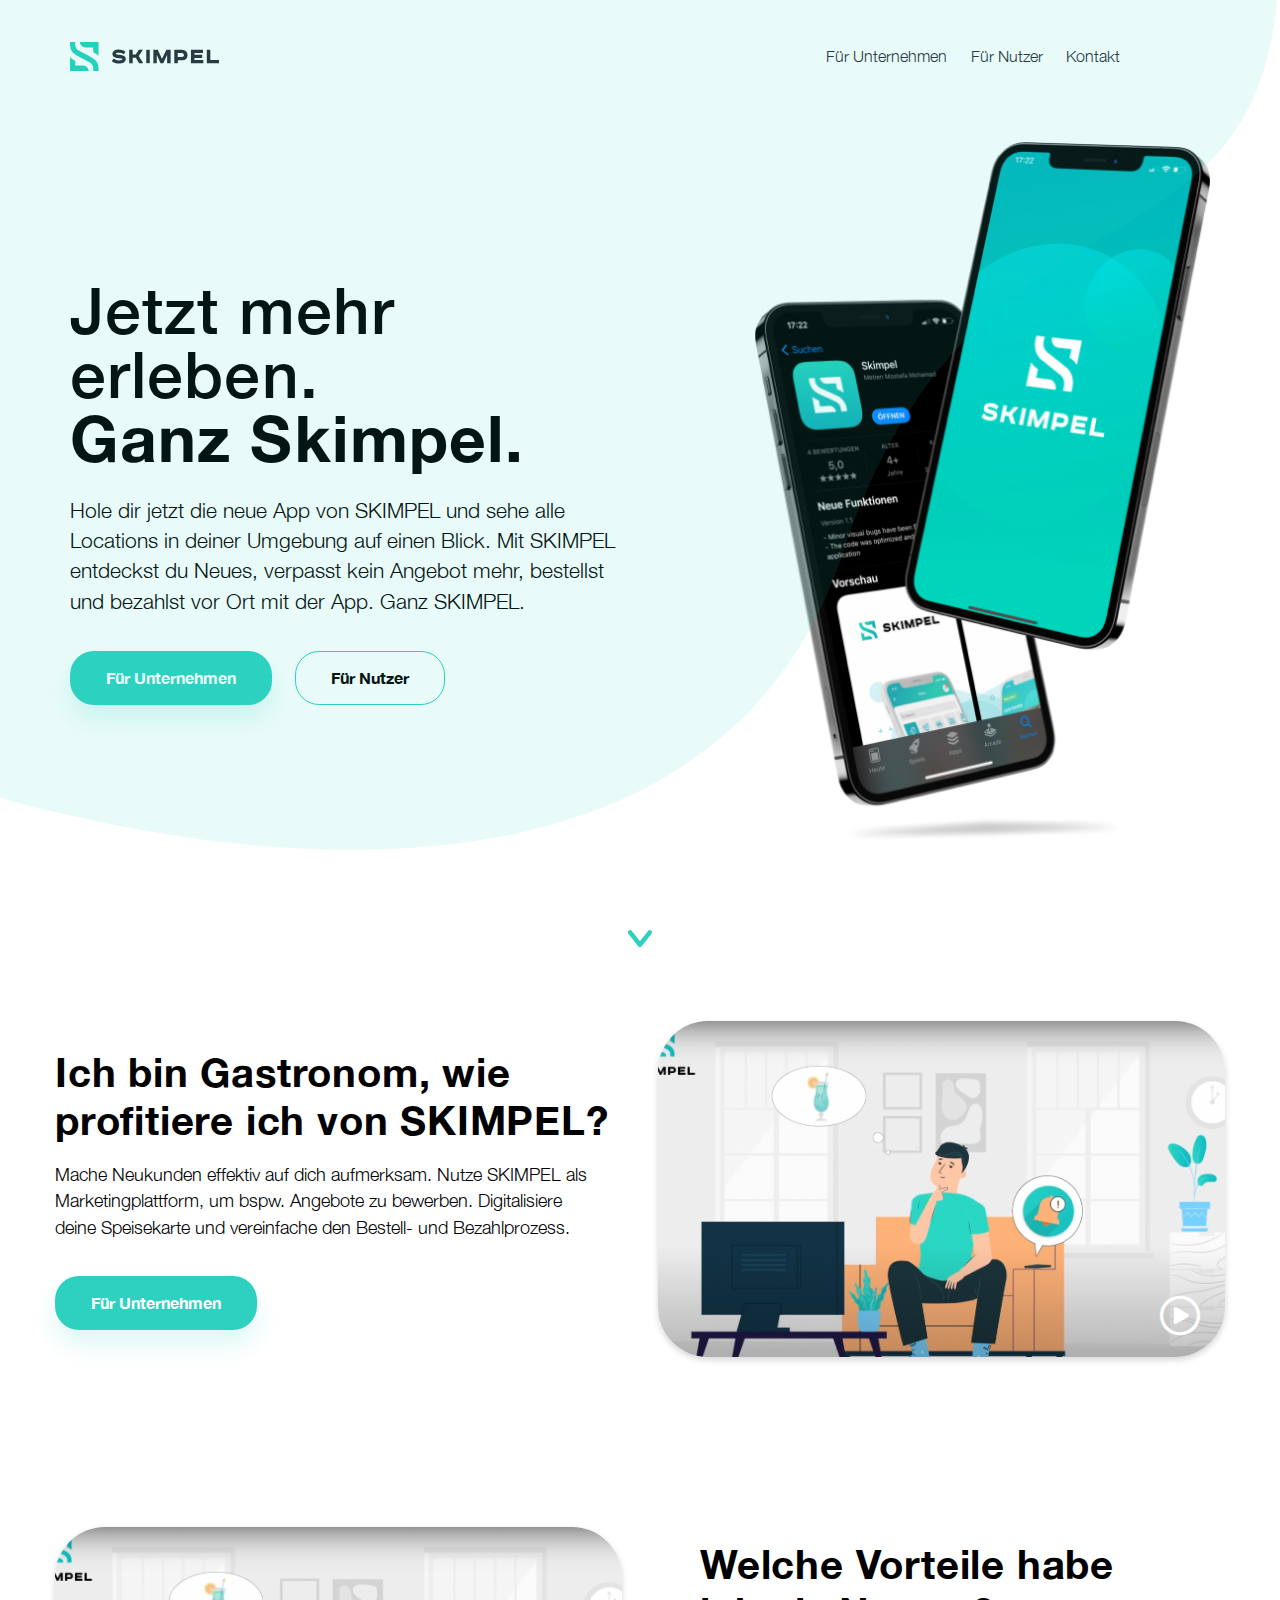
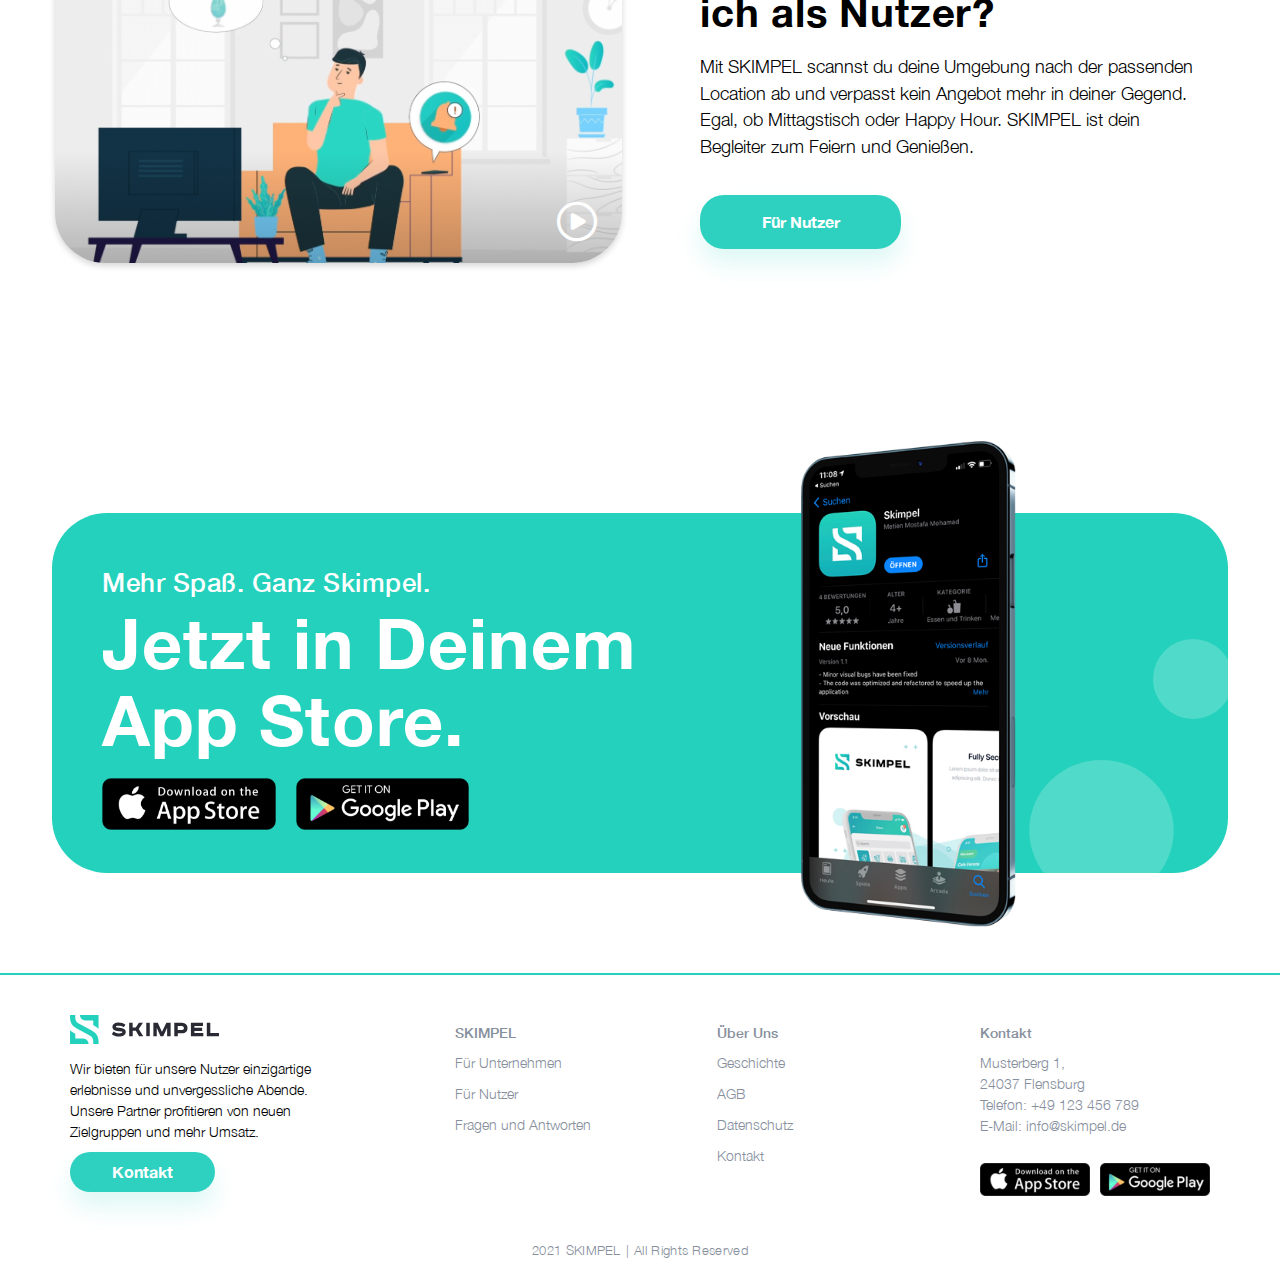
<file: index.html>
<!doctype html>
<html lang="en">
<head>
  <meta charset="UTF-8">
  <meta name="viewport"
        content="width=device-width, user-scalable=no, initial-scale=1.0, maximum-scale=1.0, minimum-scale=1.0">
  <meta http-equiv="X-UA-Compatible" content="ie=edge">
  <title>SKIMPEL</title>

  <link rel="stylesheet" href="./assets/css/common-style.css">
  <link rel="stylesheet" href="./assets/css/home-page.css">
</head>
<body class="home">
<header class="header">
  <div class="container">
    <div class="header-wrapper">
      <a href="/" class="logo"><img src="./assets/img/logo_header.svg" alt="logo"></a>
      <div class="menu-nav">
        <div class="header-wrapper-mob">
          <a href="/" class="logo"><img src="./assets/img/logo_header.svg" alt="logo"></a>
          <div class="menu-btn">
            <svg class="ham hamRotate active" viewBox="0 0 100 100" width="80">
              <path class="line top" d="m 30,33 h 40 c 3.722839,0 7.5,3.126468 7.5,8.578427 0,5.451959 -2.727029,8.421573 -7.5,8.421573 h -20"></path>
              <path class="line middle" d="m 30,50 h 40"></path>
              <path class="line bottom" d="m 70,67 h -40 c 0,0 -7.5,-0.802118 -7.5,-8.365747 0,-7.563629 7.5,-8.634253 7.5,-8.634253 h 20"></path>
            </svg>
          </div>
        </div>
        <ul class="menu-block">
          <li><a href="./B2B-page.html">Für Unternehmen</a></li>
          <li><a href="./B2C-page.html">Für Nutzer</a></li>
          <li><a href="./tabs-page.html">Kontakt</a></li>
        </ul>
        <div class="mb-appstore-block">
          <div class="txt">JETZT ZUR SKIMPEL APP</div>
          <div class="apps-wrapper">
            <a href="https://apps.apple.com/ua/app/skimpel/id1532854479?l=de" class="appstore"><img src="./assets/img/image_appstore.png" alt="image app"></a>
            <a href="https://play.google.com/store/apps/details?id=com.skimpel.client&hl=de&gl=US" class="appstore"><img src="./assets/img/image_googlepay.png" alt="image app"></a>
          </div>
        </div>
      </div>
      <div class="menu-btn">
        <svg class="ham hamRotate" viewBox="0 0 100 100" width="80">
          <path class="line top" d="m 30,33 h 40 c 3.722839,0 7.5,3.126468 7.5,8.578427 0,5.451959 -2.727029,8.421573 -7.5,8.421573 h -20"></path>
          <path class="line middle" d="m 30,50 h 40"></path>
          <path class="line bottom" d="m 70,67 h -40 c 0,0 -7.5,-0.802118 -7.5,-8.365747 0,-7.563629 7.5,-8.634253 7.5,-8.634253 h 20"></path>
        </svg>
      </div>
    </div>
  </div>
</header>
<div class="sticky-footer-wrap">
  <div class="top-section">
    <div class="container">
      <div class="grid-block">
        <div class="info-block">
          <div class="title">Jetzt mehr erleben.<span>Ganz Skimpel.</span></div>
          <div class="description">Hole dir jetzt die neue App von SKIMPEL und sehe alle Locations in deiner Umgebung auf einen Blick. Mit SKIMPEL entdeckst du Neues, verpasst kein Angebot mehr, bestellst und bezahlst vor Ort mit der App. Ganz SKIMPEL.</div>
          <div class="btn-wrapper">
            <a href="./B2B-page.html" class="btn btn-box1">Für Unternehmen</a>
            <a href="./B2C-page.html" class="btn btn-box2">Für Nutzer</a>
          </div>
        </div>
        <div class="image-block">
          <picture>
            <source media="(min-width:768px)" srcset="./assets/img/HP_main_phone.png">
            <source media="(max-width:767px)" srcset="./assets/img/HP_main_phone_mb.png">
            <img src="./assets/img/HP_main_phone.png" alt="top_section_image">
          </picture>
        </div>
      </div>
    </div>
  </div>

  <div class="info-section">
    <div class="container">
      <div class="grid-box">
        <div class="box-content-items">
          <div class="grid-row">
            <div class="grid-items content-item">
              <div class="title">Ich bin Gastronom, wie profitiere ich von SKIMPEL?</div>
              <div class="description">Mache Neukunden effektiv auf dich aufmerksam. Nutze SKIMPEL als Marketingplattform, um bspw. Angebote zu bewerben. Digitalisiere deine Speisekarte und vereinfache den Bestell- und Bezahlprozess.</div>
              <a href="./B2B-page.html" class="btn btn-box1">Für Unternehmen</a>
            </div>
            <div class="grid-items video-item">
              <div class="video">
                <div class="video-iframe"><iframe width="100%" height="100%" src="https://www.youtube.com/embed/2PxT0GqLArY" title="YouTube video player" frameborder="0" allow="accelerometer; autoplay; clipboard-write; encrypted-media; gyroscope; picture-in-picture" allowfullscreen></iframe></div>
                <div class="video-preview"><img src="./assets/img/video_fone.png" alt="image preview"></div>
                <div class="btn-play"><i class="icon-video"></i></div>
              </div>
            </div>
          </div>
        </div>

        <div class="box-content-items">
          <div class="grid-row">
            <div class="grid-items content-item">
              <div class="title">Welche Vorteile habe <br> ich als Nutzer?</div>
              <div class="description">Mit SKIMPEL scannst du deine Umgebung nach der passenden Location ab und verpasst kein Angebot mehr in deiner Gegend. Egal, ob Mittagstisch oder Happy Hour. SKIMPEL ist dein Begleiter zum Feiern und Genießen.</div>
              <a href="./B2C-page.html" class="btn btn-box1">Für Nutzer</a>
            </div>
            <div class="grid-items video-item">
              <div class="video">
                <div class="video-iframe"><iframe width="100%" height="100%" src="https://www.youtube.com/embed/oMdaCD8B7Y0?controls=0" title="YouTube video player" frameborder="0" allow="accelerometer; autoplay; clipboard-write; encrypted-media; gyroscope; picture-in-picture" allowfullscreen></iframe></div>
                <div class="video-preview"><img src="./assets/img/video_fone.png" alt="image preview"></div>
                <div class="btn-play"><i class="icon-video"></i></div>
              </div>
            </div>
          </div>
        </div>
      </div>
    </div>
  </div>

  <div class="preview-section">
    <div class="container">
      <div class="preview-wrapper">
        <div class="preview-content-wrap">
          <div class="subtitle">Mehr Spaß. Ganz Skimpel.</div>
          <div class="title">Jetzt in Deinem App Store.</div>
        </div>
        <div class="apps-wrapper">
          <a href="https://apps.apple.com/ua/app/skimpel/id1532854479?l=de" class="appstore"><img src="./assets/img/image_appstore.png" alt="image app"></a>
          <a href="https://play.google.com/store/apps/details?id=com.skimpel.client&hl=de&gl=US" class="appstore"><img src="./assets/img/image_googlepay.png" alt="image app"></a>
        </div>
        <div class="image-box"><img src="./assets/img/preview_phone.png" alt="preview image phone"></div>
      </div>
    </div>
  </div>

</div>
<footer class="footer">
  <div class="container main-container">
    <div class="grid-items">
      <div class="item footer-info">
        <a href="/" class="logo"><img src="./assets/img/logo_header.svg" alt="logo"></a>
        <div class="description">Wir bieten für unsere Nutzer einzigartige erlebnisse und unvergessliche Abende. Unsere Partner profitieren von neuen Zielgruppen und mehr Umsatz.</div>
        <a href="./tabs-page.html" class="btn btn-box1">Kontakt</a>
      </div>
      <div class="item main-menu">
        <div class="footer-title">SKIMPEL</div>
        <ul>
          <li><a href="./B2B-page.html">Für Unternehmen</a></li>
          <li><a href="./B2C-page.html">Für Nutzer</a></li>
          <li><a href="#">Fragen und Antworten</a></li>
        </ul>
      </div>
      <div class="item page-tabs-content">
        <div class="footer-title">Über Uns</div>
        <ul>
          <li><a href="./tabs-page.html">Geschichte</a></li>
          <li><a href="./tabs-page.html">AGB</a></li>
          <li><a href="./tabs-page.html">Datenschutz</a></li>
          <li><a href="./tabs-page.html">Kontakt</a></li>
        </ul>
      </div>
      <div class="item footer-contact">
        <div class="footer-contact-wrap">
          <div class="footer-title">Kontakt</div>
          <div class="contact-block">
            <p>Musterberg 1,</p>
            <p>24037 Flensburg</p>
            <div class="phone">Telefon:<a href="tel:+49123456789">+49 123 456 789</a></div>
            <div class="phone">E-Mail:<a href="mailto:info@skimpel.de">info@skimpel.de</a></div>
          </div>
        </div>
        <div class="image-block">
          <a href="https://apps.apple.com/ua/app/skimpel/id1532854479?l=de" class="appstore"><img src="./assets/img/image_appstore.svg" alt="image app"></a>
          <a href="https://play.google.com/store/apps/details?id=com.skimpel.client&hl=de&gl=US" class="appstore"><img src="./assets/img/image_googlepay.svg" alt="image app"></a>
        </div>
      </div>
    </div>
  </div>
  <div class="copyright">
    <div class="container">
      <div class="grid-copyright">
        <div class="copyright__name copyright-content">2021 SKIMPEL</div>
        <span class="copyright-content">|</span>
        <div class="copyright__r copyright-content">All Rights Reserved</div>
      </div>
    </div>
  </div>
</footer>
<script src="./assets/js/common.js"></script>
<script src="./assets/js/home-page.js"></script>
</body>
</html>
</file>
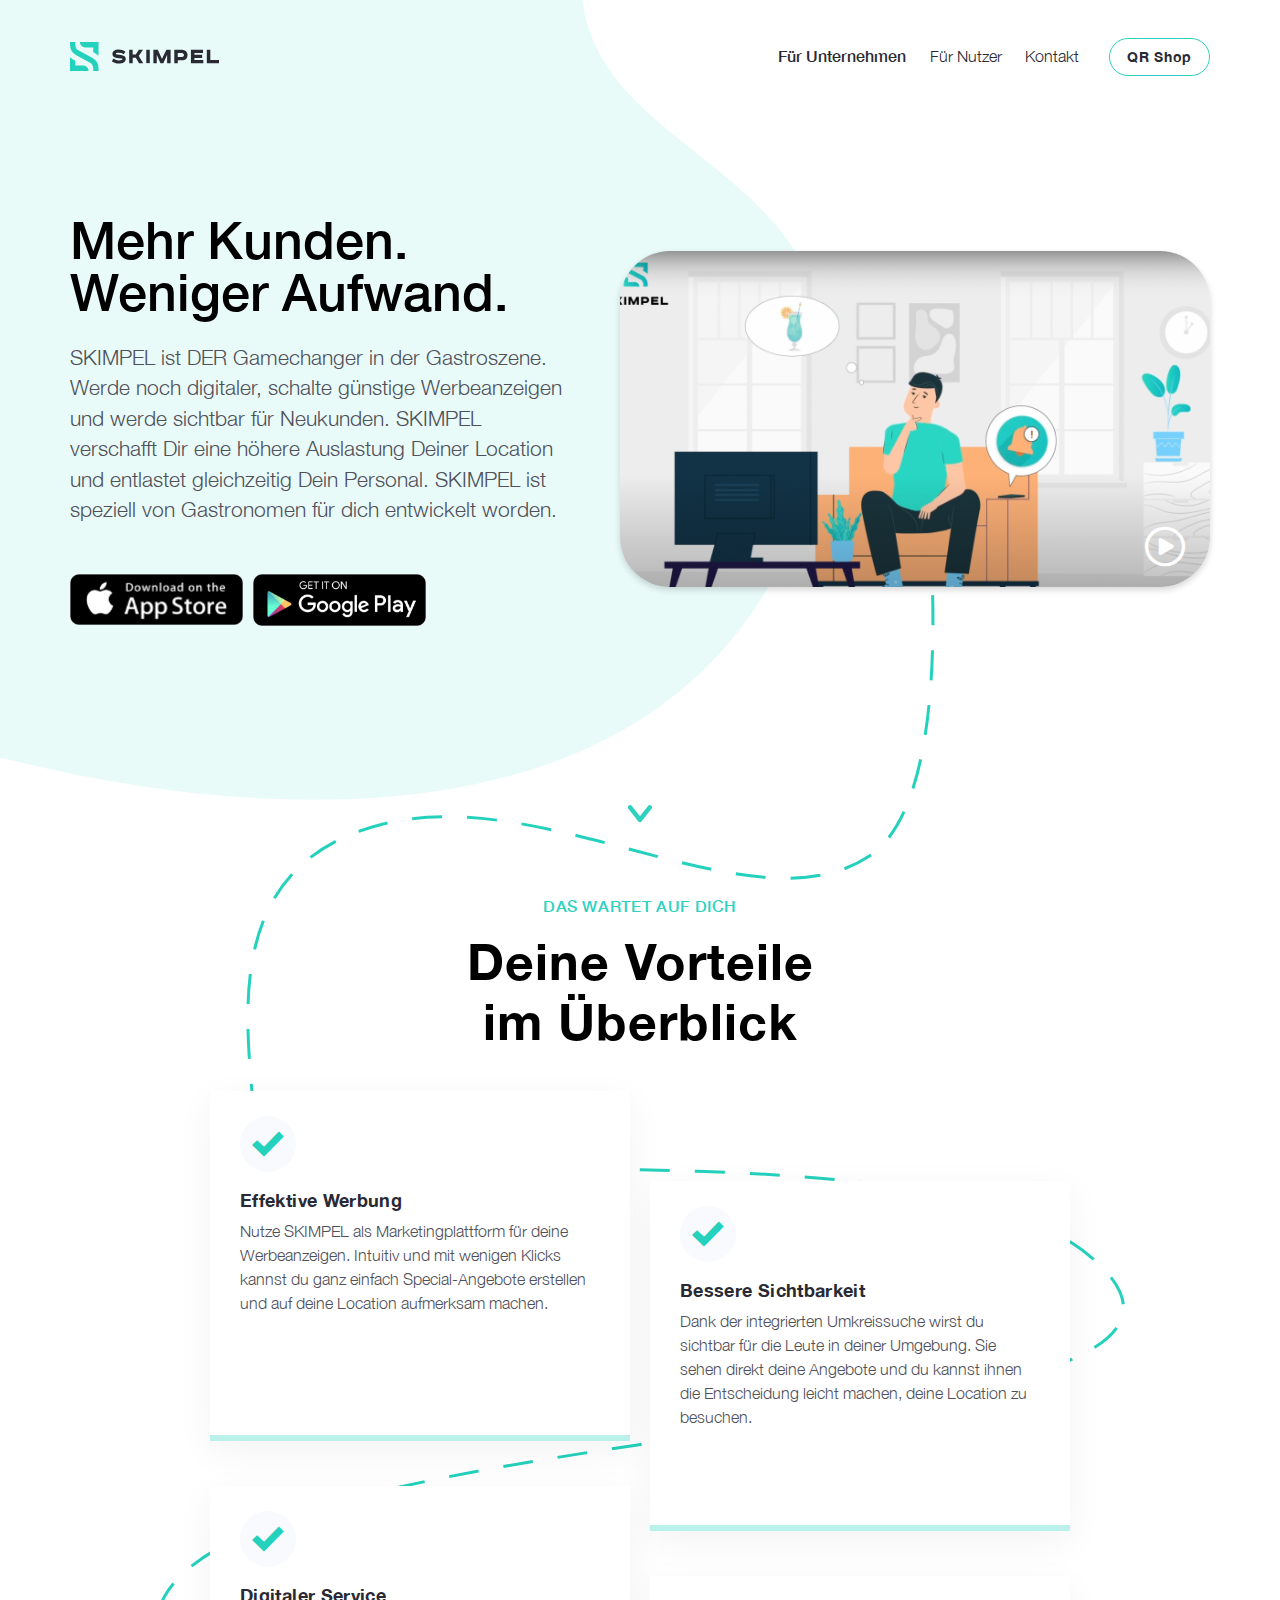
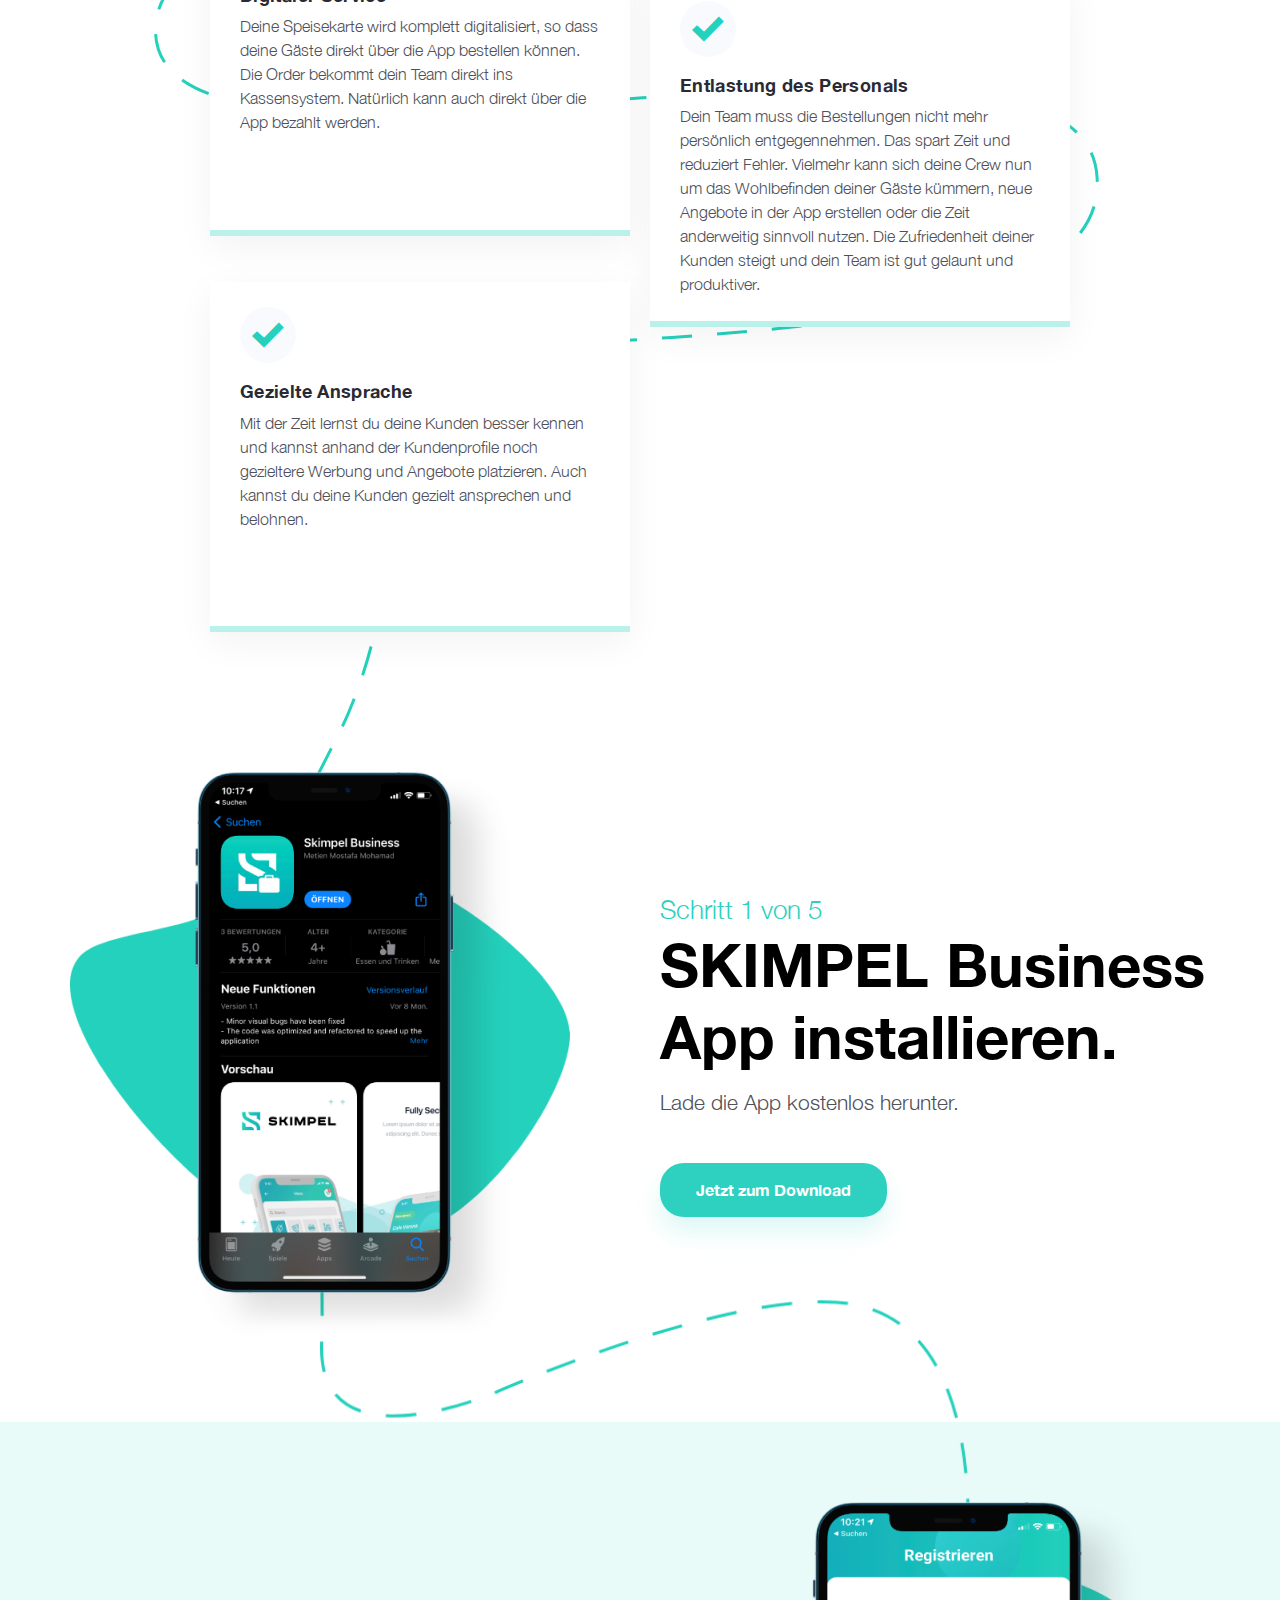
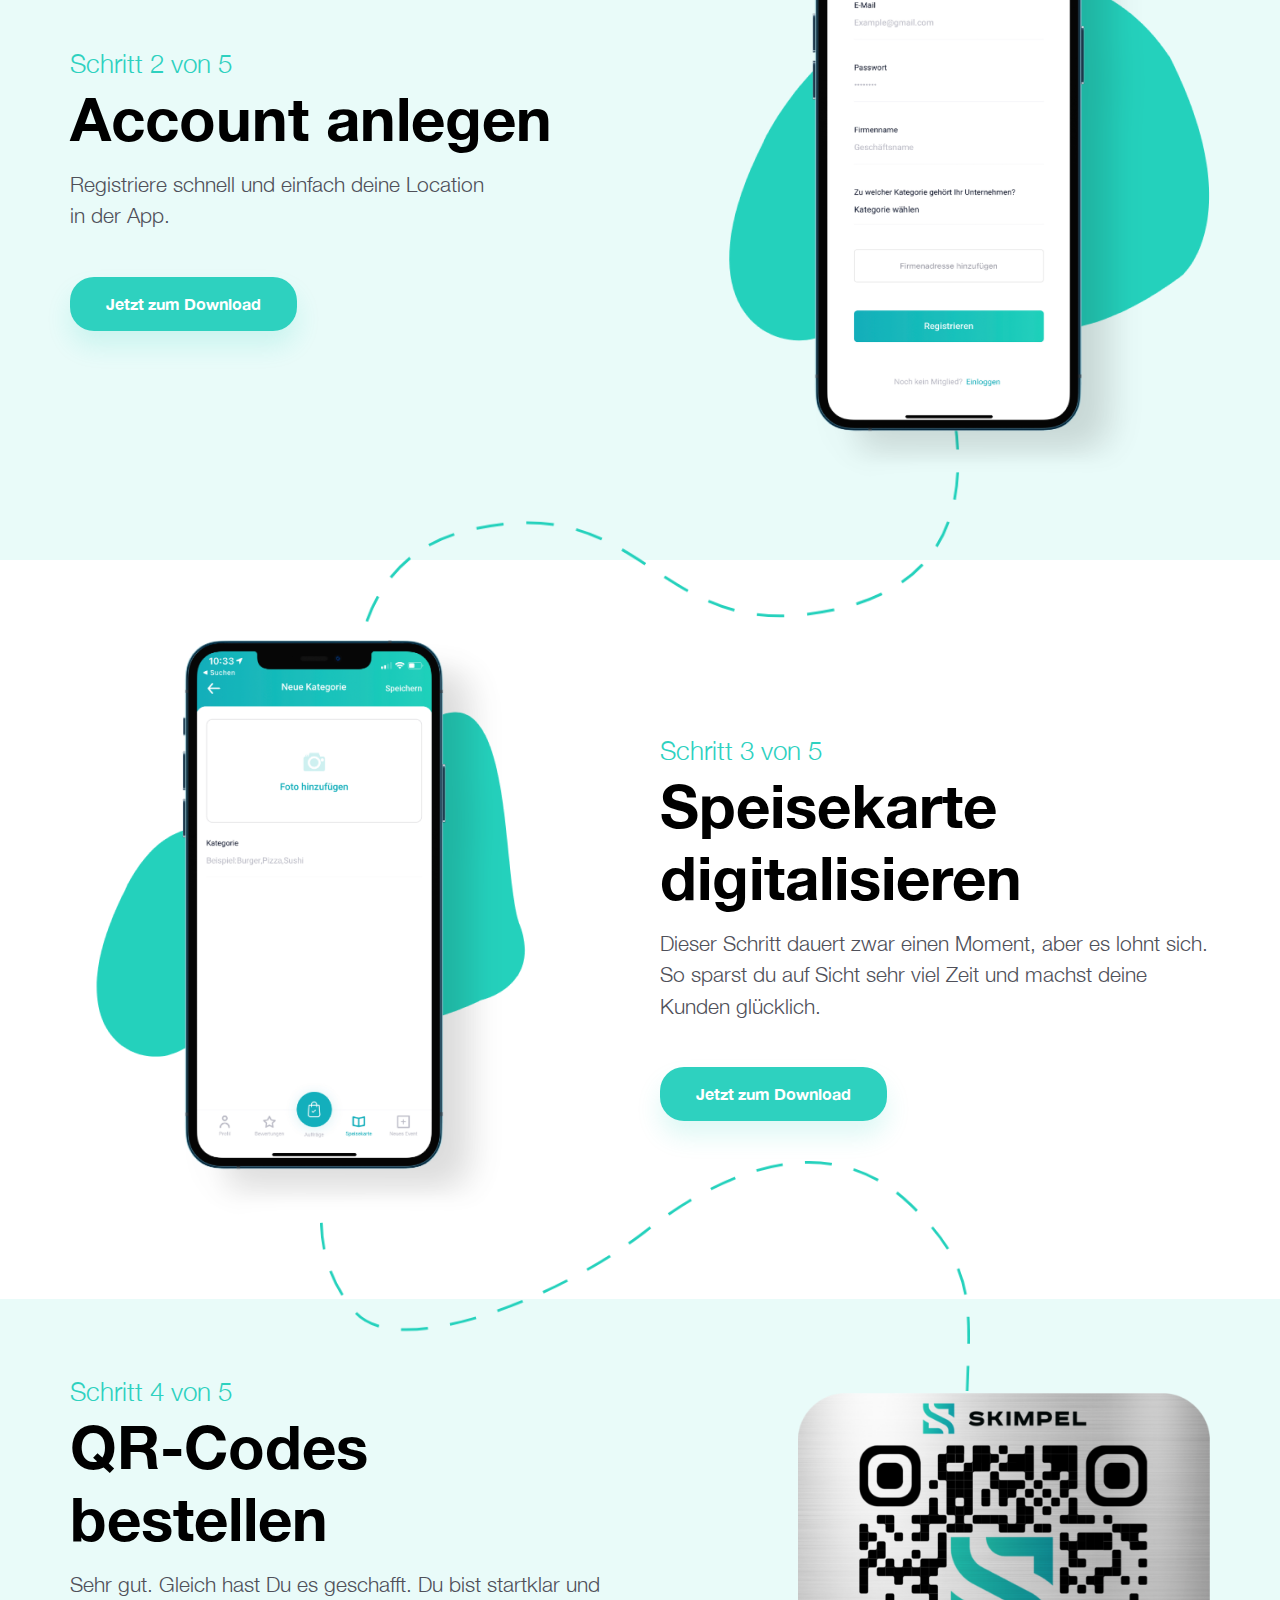
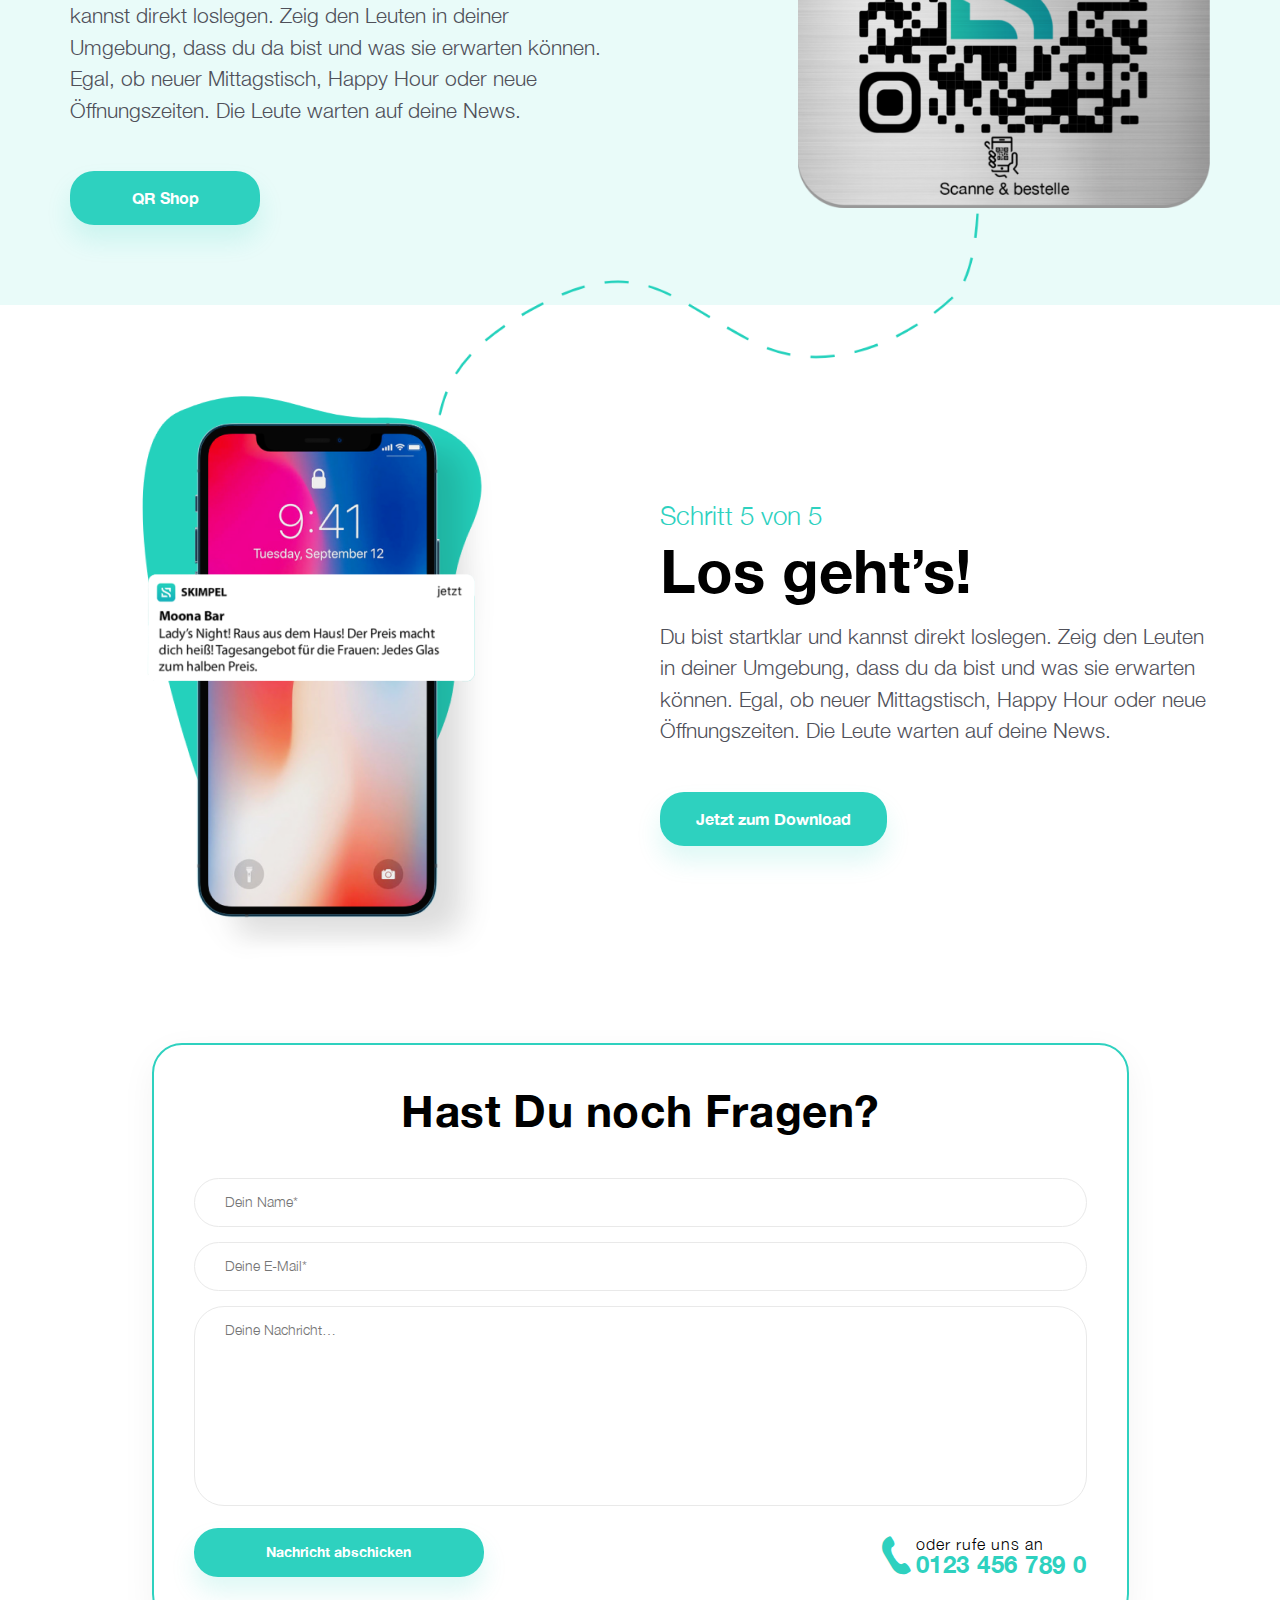
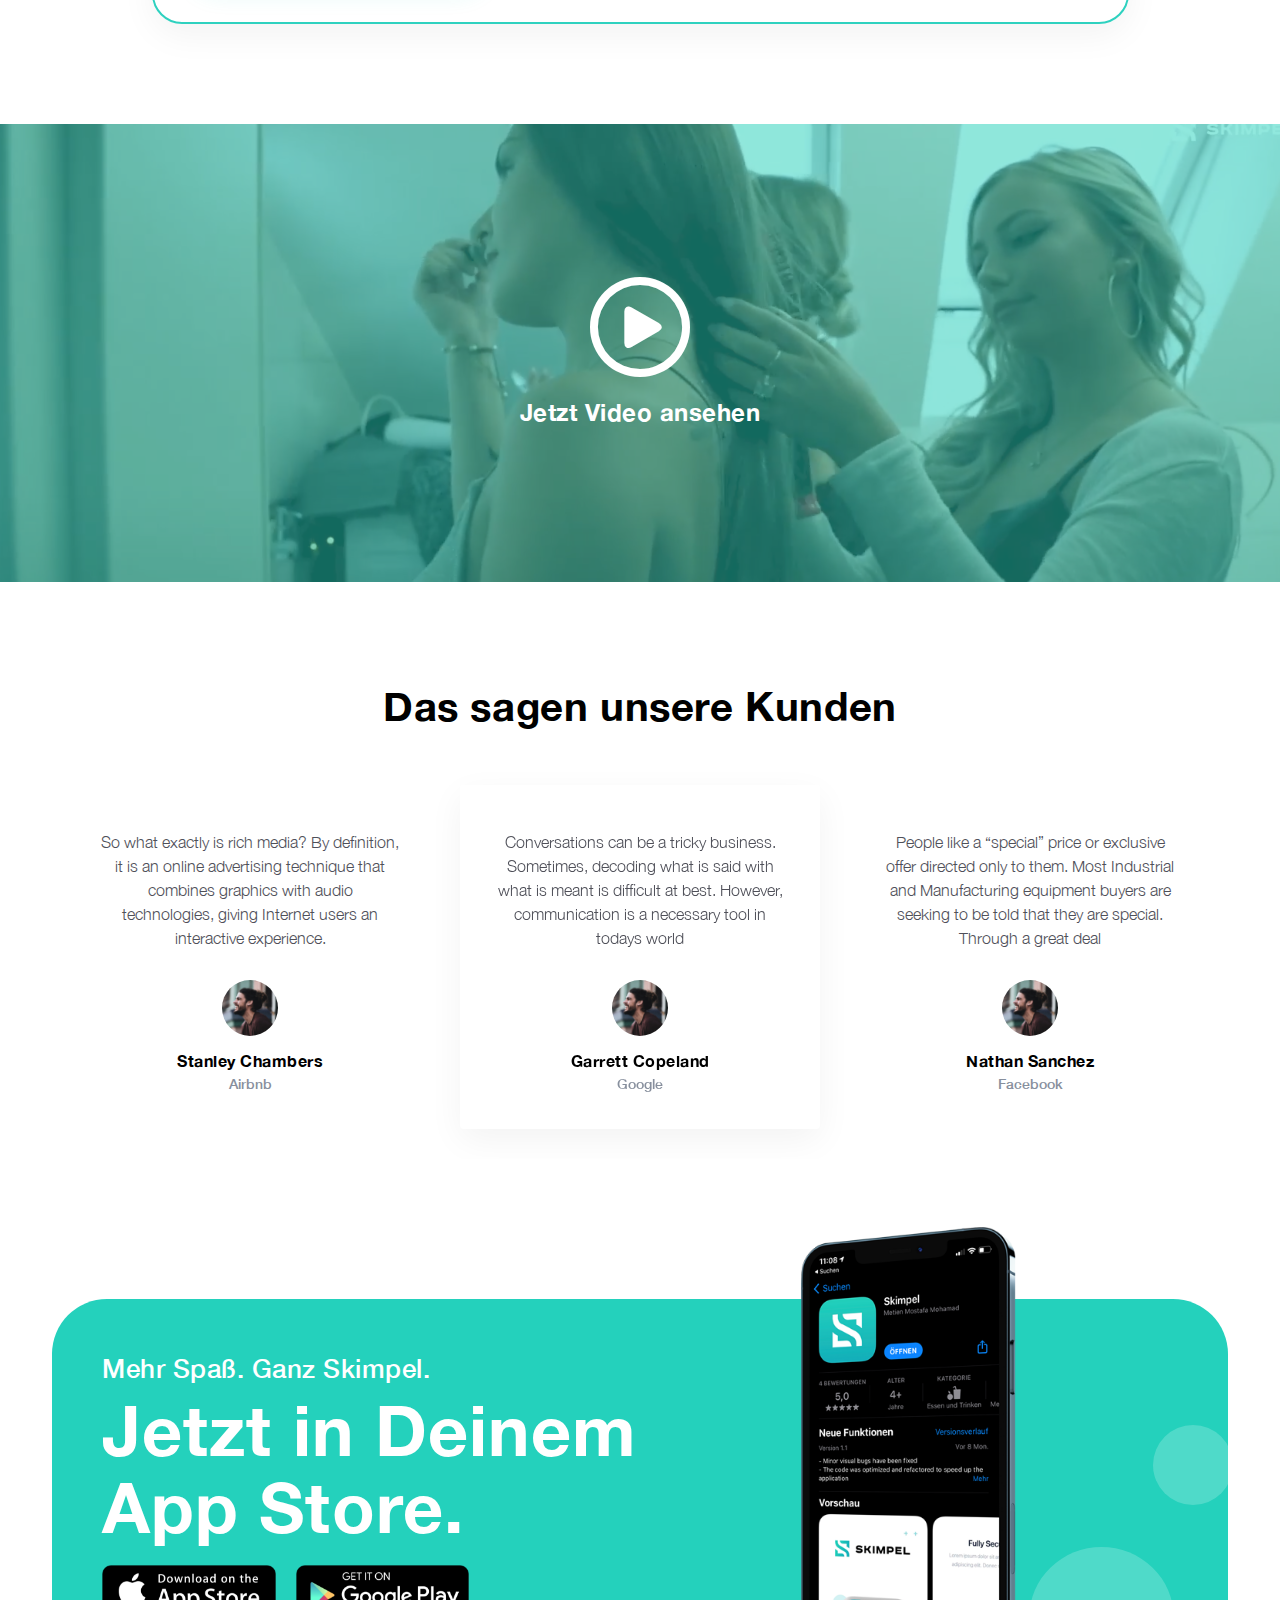
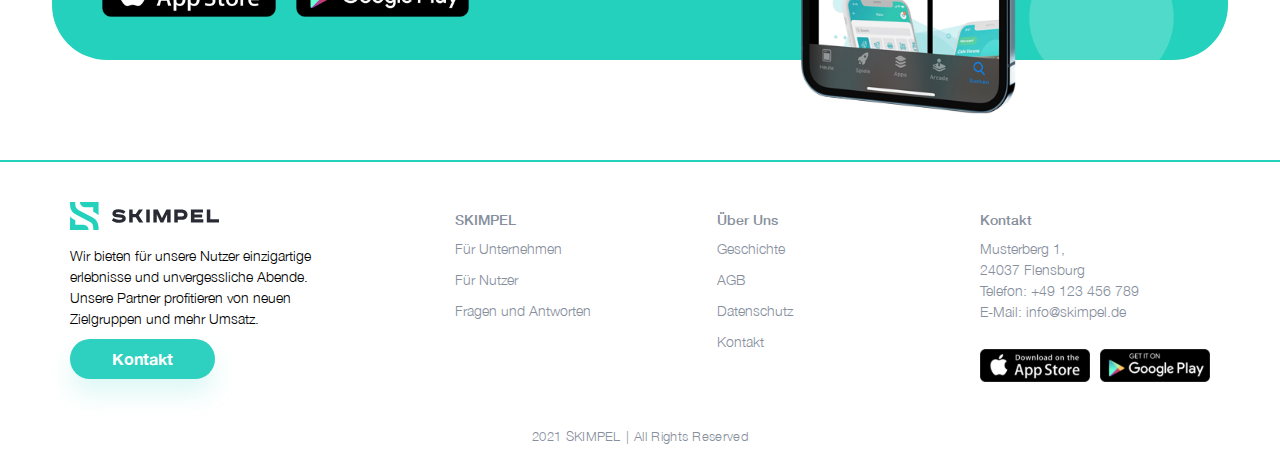
<file: B2B-page.html>
<!doctype html>
<html lang="en" xmlns="http://www.w3.org/1999/html">
<head>
  <meta charset="UTF-8">
  <meta name="viewport"
        content="width=device-width, user-scalable=no, initial-scale=1.0, maximum-scale=1.0, minimum-scale=1.0">
  <meta http-equiv="X-UA-Compatible" content="ie=edge">
  <title>SKIMPEL</title>
    <link rel="stylesheet" href="./assets/inc/swiper/swiper-bundle.min.css">
  <link rel="stylesheet" href="./assets/css/common-style.css">
  <link rel="stylesheet" href="./assets/css/B2B-page.css">
</head>
<body class="b2b-page">
<header class="header">
  <div class="container">
    <div class="header-wrapper">
      <a href="/" class="logo"><img src="./assets/img/logo_header.svg" alt="logo"></a>
        <div class="menu-nav">
            <div class="header-wrapper-mob">
                <a href="/" class="logo"><img src="./assets/img/logo_header.svg" alt="logo"></a>
                <div class="menu-btn">
                    <svg class="ham hamRotate active" viewBox="0 0 100 100" width="80">
                        <path class="line top" d="m 30,33 h 40 c 3.722839,0 7.5,3.126468 7.5,8.578427 0,5.451959 -2.727029,8.421573 -7.5,8.421573 h -20"></path>
                        <path class="line middle" d="m 30,50 h 40"></path>
                        <path class="line bottom" d="m 70,67 h -40 c 0,0 -7.5,-0.802118 -7.5,-8.365747 0,-7.563629 7.5,-8.634253 7.5,-8.634253 h 20"></path>
                    </svg>
                </div>
            </div>
            <ul class="menu-block">
                <li class="active"><a href="./B2B-page.html" class="active">Für Unternehmen</a></li>
                <li><a href="./B2C-page.html">Für Nutzer</a></li>
                <li><a href="./tabs-page.html">Kontakt</a></li>
            </ul>
            <a href="./login-page.html" class="btn btn-box2">QR Shop</a>
            <div class="mb-appstore-block">
                <div class="txt">JETZT ZUR SKIMPEL APP</div>
                <div class="apps-wrapper">
                    <a href="https://apps.apple.com/de/app/skimpel-business/id1532854664" class="appstore"><img src="./assets/img/image_appstore.png" alt="image app"></a>
                    <a href="https://play.google.com/store/apps/details?id=com.skimpel.client&hl=de&gl=US" class="appstore"><img src="./assets/img/image_googlepay.png" alt="image app"></a>
                </div>
            </div>
        </div>
      <div class="menu-btn">
        <svg class="ham hamRotate" viewBox="0 0 100 100" width="80">
          <path class="line top" d="m 30,33 h 40 c 3.722839,0 7.5,3.126468 7.5,8.578427 0,5.451959 -2.727029,8.421573 -7.5,8.421573 h -20"></path>
          <path class="line middle" d="m 30,50 h 40"></path>
          <path class="line bottom" d="m 70,67 h -40 c 0,0 -7.5,-0.802118 -7.5,-8.365747 0,-7.563629 7.5,-8.634253 7.5,-8.634253 h 20"></path>
        </svg>
      </div>
    </div>
  </div>
</header>
<div class="sticky-footer-wrap">
    <div class="top-section">
        <div class="container">
            <div class="grid-block">
                <div class="info-block">
                    <div class="title">Mehr Kunden. Weniger Aufwand.</div>
                    <div class="description">SKIMPEL ist DER Gamechanger in der Gastroszene. Werde noch digitaler, schalte günstige Werbeanzeigen und werde sichtbar für Neukunden. SKIMPEL verschafft Dir eine höhere Auslastung Deiner Location und entlastet gleichzeitig Dein Personal. SKIMPEL ist speziell von Gastronomen für dich entwickelt worden.</div>
                    <div class="btn-wrap"><a href="#" class="btn btn-box2">QR Shop</a></div>
                    <div class="apps-wrapper">
                        <a href="https://apps.apple.com/de/app/skimpel-business/id1532854664" class="appstore"><img src="./assets/img/image_appstore.png" alt="image app"></a>
                        <a href="https://play.google.com/store/apps/details?id=com.skimpel.client&hl=de&gl=US" class="appstore"><img src="./assets/img/image_googlepay.png" alt="image app"></a>
                    </div>
                </div>
                <div class="video-wrapper">
                    <div class="video">
                        <div class="video-iframe"><iframe width="100%" height="100%" src="https://www.youtube.com/embed/2PxT0GqLArY" title="YouTube video player" frameborder="0" allow="accelerometer; autoplay; clipboard-write; encrypted-media; gyroscope; picture-in-picture" allowfullscreen></iframe></div>
                        <div class="video-preview"><img src="./assets/img/video_fone.png" alt="image preview"></div>
                        <div class="btn-play"><i class="icon-video"></i></div>
                    </div>
                </div>
            </div>
        </div>
    </div>

    <div class="advantages-section">
        <div class="container">
            <div class="title-wrapper">
                <div class="suptitle">DAS WARTET AUF DICH</div>
                <div class="title">Deine Vorteile im Überblick</div>
            </div>

            <div class="wrapper-advantage">
                <div class="grid-advantage">
                    <div class="items-advantage">
                        <div class="item">
                            <div class="icon-wrapper"><i class="icon-success"></i></div>
                            <div class="title">Effektive Werbung</div>
                            <div class="description">Nutze SKIMPEL als Marketingplattform für deine Werbeanzeigen. Intuitiv und mit wenigen Klicks kannst du ganz einfach Special-Angebote erstellen und auf deine Location aufmerksam machen.</div>
                        </div>
                    </div>
                    <div class="items-advantage">
                        <div class="item">
                            <div class="icon-wrapper"><i class="icon-success"></i></div>
                            <div class="title">Bessere Sichtbarkeit</div>
                            <div class="description">Dank der integrierten Umkreissuche wirst du sichtbar für die Leute in deiner Umgebung. Sie sehen direkt deine Angebote und du kannst ihnen die Entscheidung leicht machen, deine Location zu besuchen. </div>
                        </div>
                    </div>
                    <div class="items-advantage">
                        <div class="item">
                            <div class="icon-wrapper"><i class="icon-success"></i></div>
                            <div class="title">Digitaler Service</div>
                            <div class="description">Deine Speisekarte wird komplett digitalisiert, so dass deine Gäste direkt über die App bestellen können. Die Order bekommt dein Team direkt ins Kassensystem. Natürlich kann auch direkt über die App bezahlt werden. </div>
                        </div>
                    </div>
                    <div class="items-advantage">
                        <div class="item">
                            <div class="icon-wrapper"><i class="icon-success"></i></div>
                            <div class="title">Entlastung des Personals</div>
                            <div class="description">Dein Team muss die Bestellungen nicht mehr persönlich entgegennehmen. Das spart Zeit und reduziert Fehler. Vielmehr kann sich deine Crew nun um das Wohlbefinden deiner Gäste kümmern, neue Angebote in der App erstellen oder die Zeit anderweitig sinnvoll nutzen. Die Zufriedenheit deiner Kunden steigt und dein Team ist gut gelaunt und produktiver.</div>
                        </div>
                    </div>
                    <div class="items-advantage">
                        <div class="item">
                            <div class="icon-wrapper"><i class="icon-success"></i></div>
                            <div class="title">Gezielte Ansprache</div>
                            <div class="description">Mit der Zeit lernst du deine Kunden besser kennen und kannst anhand der Kundenprofile noch gezieltere Werbung und Angebote platzieren. Auch kannst du deine Kunden gezielt ansprechen und belohnen. </div>
                        </div>
                    </div>
                </div>
            </div>
        </div>
    </div>

    <div class="steps-section">
        <div class="container">
            <div class="step-item">
                <div class="image-block">
                    <picture>
                        <source media="(min-width:992px)" srcset="./assets/img/B2B/step-1.png">
                        <source media="(max-width: 991px)" srcset="./assets/img/B2B/step-1mb.png">
                        <img src="./assets/img/B2B/step-1.png" alt="step image">
                    </picture>
                </div>
                <div class="step-info">
                    <div class="subtitle">Schritt 1 von 5</div>
                    <div class="title">SKIMPEL Business App installieren.</div>
                    <div class="description">Lade die App kostenlos herunter.</div>
                    <a id="downloadApp1" class="btn btn-box1">Jetzt zum Download</a>
                </div>
            </div>
            <div class="step-item">
                <div class="image-block">
                    <picture>
                        <source media="(min-width:992px)" srcset="./assets/img/B2B/step-2.png">
                        <source media="(max-width: 991px)" srcset="./assets/img/B2B/step-2mb.png">
                        <img src="./assets/img/B2B/step-2.png" alt="step image">
                    </picture>
                </div>
                <div class="step-info">
                    <div class="subtitle">Schritt 2 von 5</div>
                    <div class="title">Account anlegen</div>
                    <div class="description">Registriere schnell und einfach deine Location <br> in der App.</div>
                    <a id="downloadApp2" class="btn btn-box1">Jetzt zum Download</a>
                </div>
            </div>
            <div class="step-item">
                <div class="image-block">
                    <picture>
                        <source media="(min-width:992px)" srcset="./assets/img/B2B/step-3.png">
                        <source media="(max-width: 991px)" srcset="./assets/img/B2B/step-3mb.png">
                        <img src="./assets/img/B2B/step-3.png" alt="step image">
                    </picture>
                </div>
                <div class="step-info">
                    <div class="subtitle">Schritt 3 von 5</div>
                    <div class="title">Speisekarte digitalisieren</div>
                    <div class="description">Dieser Schritt dauert zwar einen Moment, aber es lohnt sich. So sparst du auf Sicht sehr viel Zeit und machst deine Kunden glücklich.</div>
                    <a id="downloadApp3" class="btn btn-box1">Jetzt zum Download</a>
                </div>
            </div>
            <div class="step-item">
                <div class="image-block">
                    <picture>
                        <source media="(min-width:992px)" srcset="./assets/img/B2B/QR-code.png">
                        <source media="(max-width: 991px)" srcset="./assets/img/B2B/step-4mb.png">
                        <img src="./assets/img/B2B/QR-code.png" alt="step image">
                    </picture>
                </div>
                <div class="step-info">
                    <div class="subtitle">Schritt 4 von 5</div>
                    <div class="title">QR-Codes bestellen</div>
                    <div class="description">Sehr gut. Gleich hast Du es geschafft.
                        Du bist startklar und kannst direkt loslegen. Zeig den Leuten in deiner Umgebung, dass du da bist und was sie erwarten können. Egal, ob neuer Mittagstisch, Happy Hour oder neue Öffnungszeiten. Die Leute warten auf deine News.</div>
                    <a href="./login-page.html" class="btn btn-box1">QR Shop</a>
                </div>
            </div>
            <div class="step-item">
                <div class="image-block">
                    <picture>
                        <source media="(min-width:992px)" srcset="./assets/img/B2B/step-5.png">
                        <source media="(max-width: 991px)" srcset="./assets/img/B2B/step-5mb.png">
                        <img src="./assets/img/B2B/step-5.png" alt="step image">
                    </picture>
                </div>
                <div class="step-info">
                    <div class="subtitle">Schritt 5 von 5</div>
                    <div class="title">Los geht’s!</div>
                    <div class="description">Du bist startklar und kannst direkt loslegen. Zeig den Leuten in deiner Umgebung, dass du da bist und was sie erwarten können. Egal, ob neuer Mittagstisch, Happy Hour oder neue Öffnungszeiten. Die Leute warten auf deine News.</div>
                    <a id="downloadApp5" class="btn btn-box1">Jetzt zum Download</a>
                </div>
            </div>
        </div>
    </div>

    <div class="subscribe-section">
        <div class="container">
            <div class="form-container">
                <div class="form-title">Hast Du noch Fragen?</div>
                <form action="#" method="post">
                    <input type="text" name="text" required="" placeholder="Dein Name*">
                    <input type="email" name="email" required="" placeholder="Deine E-Mail*">
                    <textarea name="text" cols="30" rows="10" placeholder="Deine Nachricht…"></textarea>
                    <input type="submit" class="btn btn-box1" value="Nachricht abschicken">
                </form>
                <div class="form-phone-block">
                    <div class="icon"><i class="icon-phone"></i></div>
                    <div class="content">
                        <div class="subtext">oder rufe uns an</div>
                        <a class="phone-link" href="tel:01234567890">0123 456 789 0</a>
                    </div>
                </div>
            </div>
        </div>
    </div>

    <div class="video-section">
        <div class="video-wrapper">
            <div class="video-iframe"><iframe width="100%" height="100%" src="https://www.youtube.com/embed/MKUkKoKtIS8?controls=0" title="YouTube video player" frameborder="0" allow="accelerometer; autoplay; clipboard-write; encrypted-media; gyroscope; picture-in-picture" allowfullscreen></iframe></div>
            <div class="video-preview"><img src="./assets/img/B2C/video-preview.png" alt="image preview"></div>
            <div class="show-video"><i class="icon-video"></i><div class="txt">Jetzt Video ansehen</div></div>
        </div>
    </div>

    <div class="review-section">
        <div class="container">
            <div class="section-title">Das sagen unsere Kunden</div>
            <div class="swiper-container review-init-slider">
                <div class="card-grid swiper-wrapper">
                    <div class="card-items swiper-slide">
                        <div class="card-item">
                            <div class="text">So what exactly is rich media? By definition, it is an online advertising technique that combines graphics with audio technologies, giving Internet users an interactive experience. </div>
                            <div class="author-wrapper">
                                <div class="image-author"><img src="./assets/img/B2C/author-photo.jpg" alt="image author"></div>
                                <div class="author-name">Stanley Chambers</div>
                                <div class="description">Airbnb</div>
                            </div>
                        </div>
                    </div>
                    <div class="card-items swiper-slide">
                        <div class="card-item">
                            <div class="text">Conversations can be a tricky business. Sometimes, decoding what is said with what is meant is difficult at best. However, communication is a necessary tool in todays world</div>
                            <div class="author-wrapper">
                                <div class="image-author"><img src="./assets/img/B2C/author-photo.jpg" alt="image author"></div>
                                <div class="author-name">Garrett Copeland</div>
                                <div class="description">Google</div>
                            </div>
                        </div>
                    </div>
                    <div class="card-items swiper-slide">
                        <div class="card-item">
                            <div class="text">People like a “special” price or exclusive offer directed only to them. Most Industrial and Manufacturing equipment buyers are seeking to be told that they are special. Through a great deal</div>
                            <div class="author-wrapper">
                                <div class="image-author"><img src="./assets/img/B2C/author-photo.jpg" alt="image author"></div>
                                <div class="author-name">Nathan Sanchez</div>
                                <div class="description">Facebook</div>
                            </div>
                        </div>
                    </div>
                </div>
            </div>
        </div>
    </div>

    <div class="preview-section">
        <div class="container">
            <div class="preview-wrapper">
                <div class="preview-content-wrap">
                    <div class="subtitle">Mehr Spaß. Ganz Skimpel.</div>
                    <div class="title">Jetzt in Deinem App Store.</div>
                </div>
                <div class="apps-wrapper">
                    <a href="https://apps.apple.com/de/app/skimpel-business/id1532854664" class="appstore"><img src="./assets/img/image_appstore.png" alt="image app"></a>
                    <a href="https://play.google.com/store/apps/details?id=com.skimpel.client&hl=de&gl=US" class="appstore"><img src="./assets/img/image_googlepay.png" alt="image app"></a>
                </div>
                <div class="image-box"><img src="./assets/img/preview_phone.png" alt="preview image phone"></div>
            </div>
        </div>
    </div>

</div>
<footer class="footer">
  <div class="container main-container">
    <div class="grid-items">
      <div class="item footer-info">
        <a href="/" class="logo"><img src="./assets/img/logo_header.svg" alt="logo"></a>
        <div class="description">Wir bieten für unsere Nutzer einzigartige erlebnisse und unvergessliche Abende. Unsere Partner profitieren von neuen Zielgruppen und mehr Umsatz.</div>
        <a href="./tabs-page.html" class="btn btn-box1">Kontakt</a>
      </div>
      <div class="item main-menu">
        <div class="footer-title">SKIMPEL</div>
        <ul>
          <li><a href="./B2B-page.html">Für Unternehmen</a></li>
          <li><a href="./B2C-page.html">Für Nutzer</a></li>
          <li><a href="#">Fragen und Antworten</a></li>
        </ul>
      </div>
      <div class="item page-tabs-content">
        <div class="footer-title">Über Uns</div>
        <ul>
            <li><a href="./tabs-page.html">Geschichte</a></li>
            <li><a href="./tabs-page.html">AGB</a></li>
            <li><a href="./tabs-page.html">Datenschutz</a></li>
            <li><a href="./tabs-page.html">Kontakt</a></li>
        </ul>
      </div>
      <div class="item footer-contact">
        <div class="footer-contact-wrap">
          <div class="footer-title">Kontakt</div>
          <div class="contact-block">
            <p>Musterberg 1,</p>
            <p>24037 Flensburg</p>
            <div class="phone">Telefon:<a href="tel:+49123456789">+49 123 456 789</a></div>
            <div class="phone">E-Mail:<a href="mailto:info@skimpel.de">info@skimpel.de</a></div>
          </div>
        </div>
        <div class="image-block">
          <a href="https://apps.apple.com/de/app/skimpel-business/id1532854664" class="appstore"><img src="./assets/img/image_appstore.svg" alt="image app"></a>
          <a href="https://play.google.com/store/apps/details?id=com.skimpel.client&hl=de&gl=US" class="appstore"><img src="./assets/img/image_googlepay.svg" alt="image app"></a>
        </div>
      </div>
    </div>
  </div>
  <div class="copyright">
    <div class="container">
      <div class="grid-copyright">
        <div class="copyright__name copyright-content">2021 SKIMPEL</div>
        <span class="copyright-content">|</span>
        <div class="copyright__r copyright-content">All Rights Reserved</div>
      </div>
    </div>
  </div>
</footer>
<script src="./assets/inc/swiper/swiper-bundle.min.js"></script>
<script src="./assets/js/common.js"></script>
<script src="./assets/js/b2b-page.js"></script>

<script>
    function getOS() {
        let userAgent = window.navigator.userAgent,
            platform = window.navigator.platform,
            macosPlatforms = ['Macintosh', 'MacIntel', 'MacPPC', 'Mac68K'],
            windowsPlatforms = ['Win32', 'Win64', 'Windows', 'WinCE'],
            iosPlatforms = ['iPhone', 'iPad', 'iPod'],
            os = null;

        if (macosPlatforms.indexOf(platform) !== -1) {
            window.open("https://apps.apple.com/de/app/skimpel-business/id1532854664");
        } else if (iosPlatforms.indexOf(platform) !== -1) {
            window.open("https://apps.apple.com/de/app/skimpel-business/id1532854664");
        } else if (windowsPlatforms.indexOf(platform) !== -1) {
            window.open("https://play.google.com/store/apps/details?id=com.skimpel.client&hl=de&gl=US");
        } else if (/Android/.test(userAgent)) {
            window.open("https://play.google.com/store/apps/details?id=com.skimpel.client&hl=de&gl=US");
        }

        return os;
    }
    document.getElementById('downloadApp1').onclick = getOS;
    document.getElementById('downloadApp2').onclick = getOS;
    document.getElementById('downloadApp3').onclick = getOS;
    document.getElementById('downloadApp5').onclick = getOS;
</script>

</body>
</html>
</file>
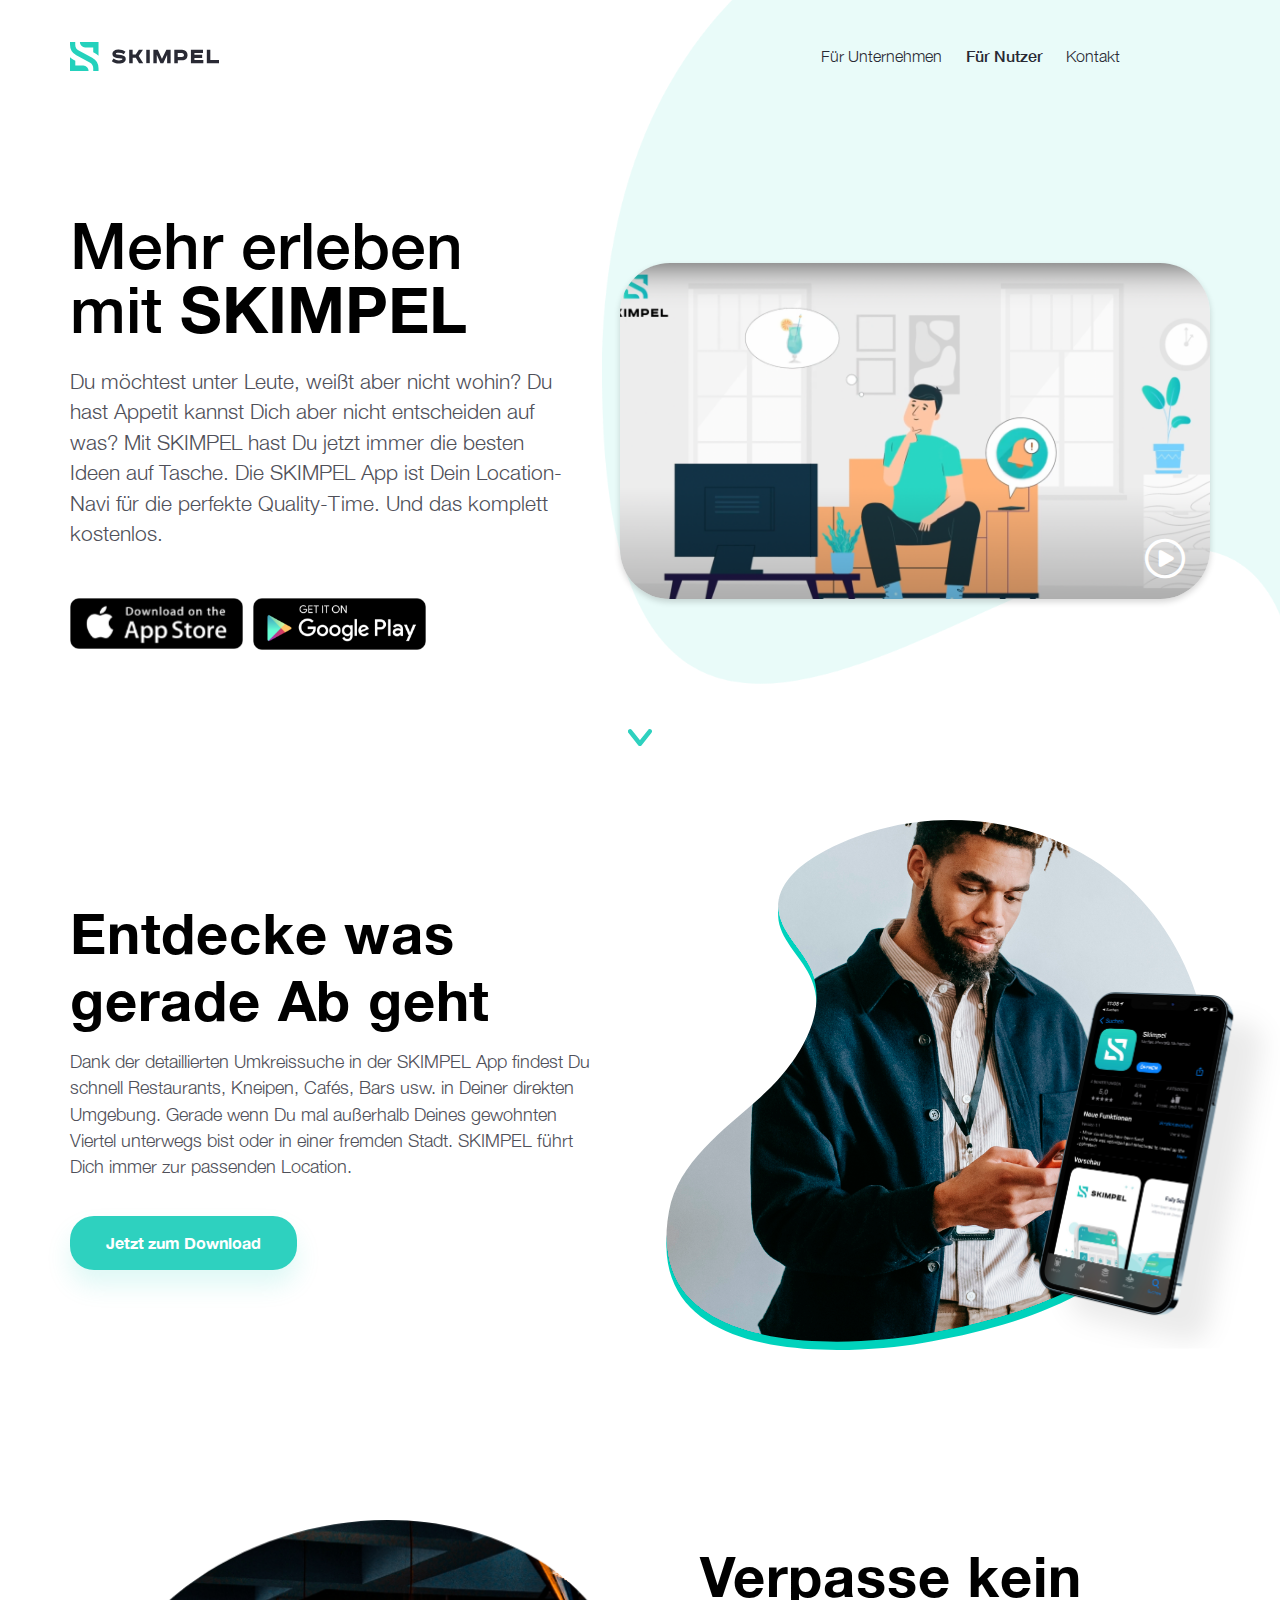
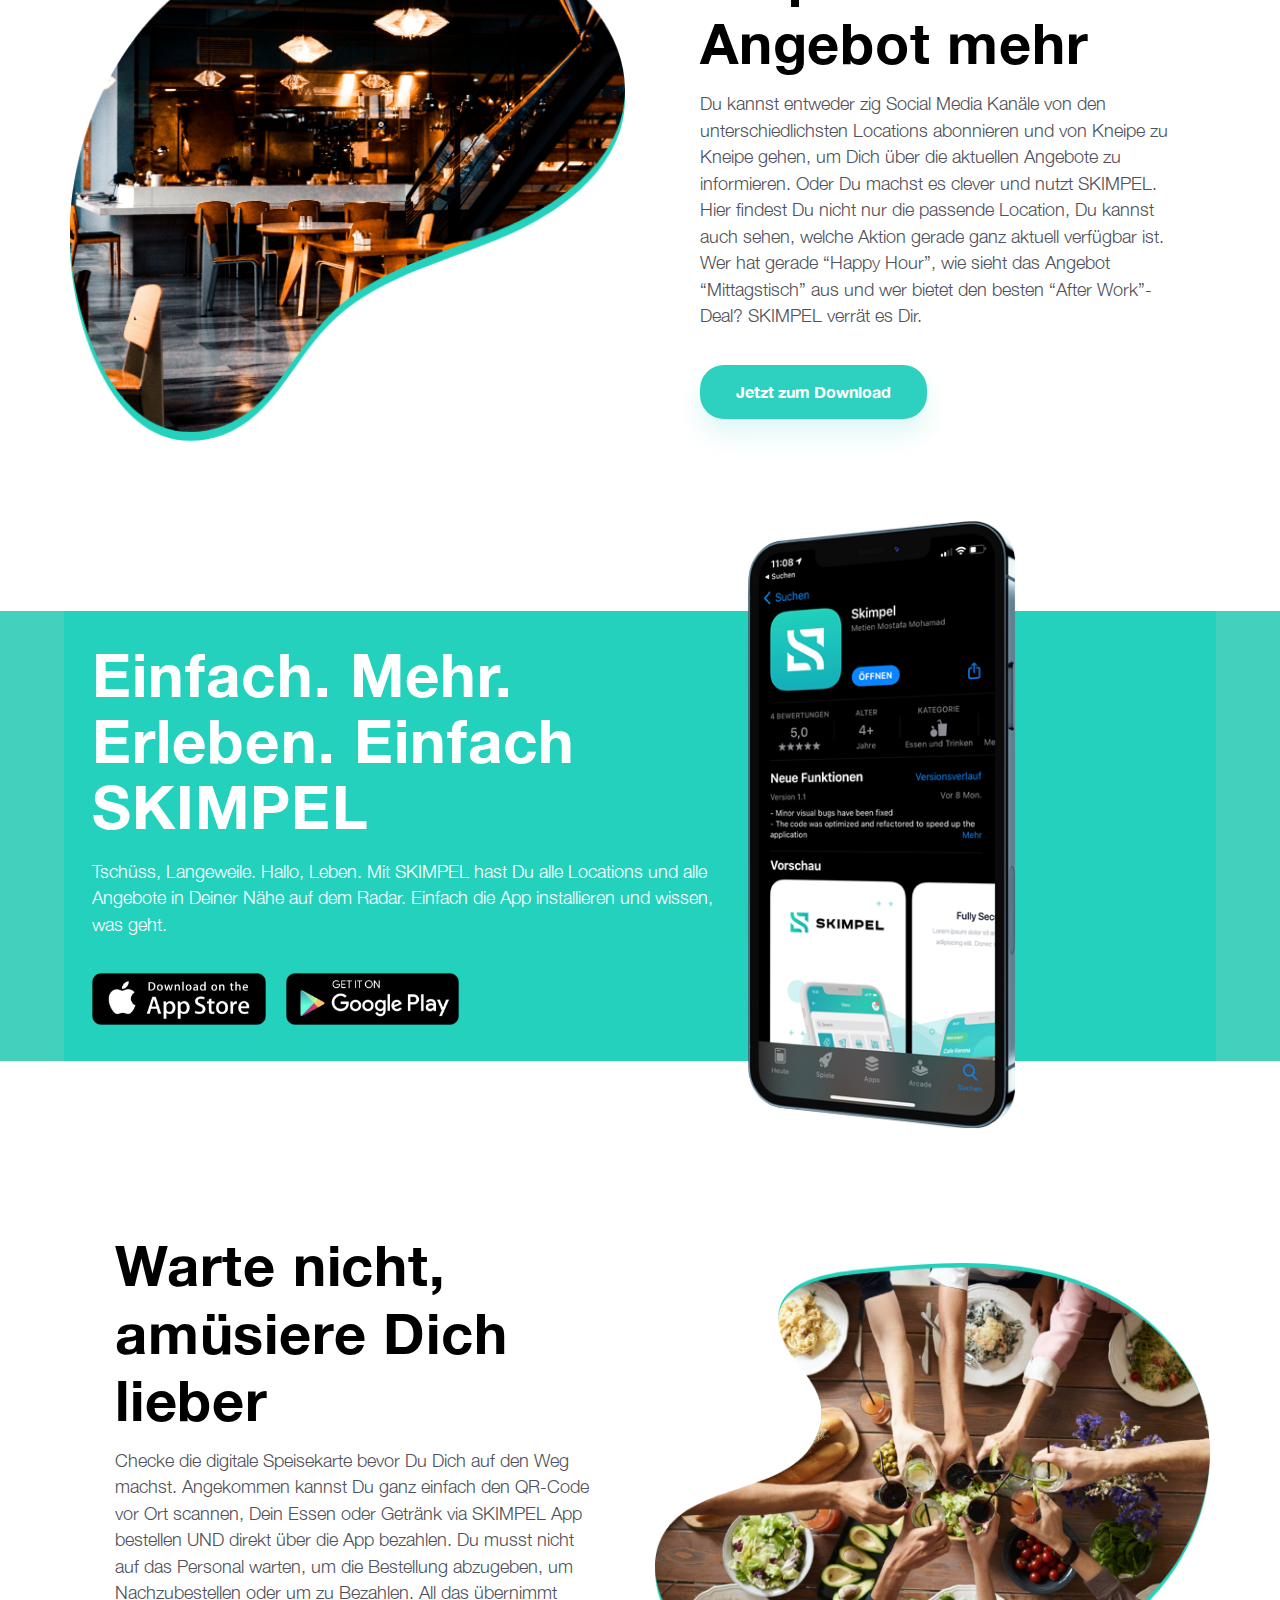
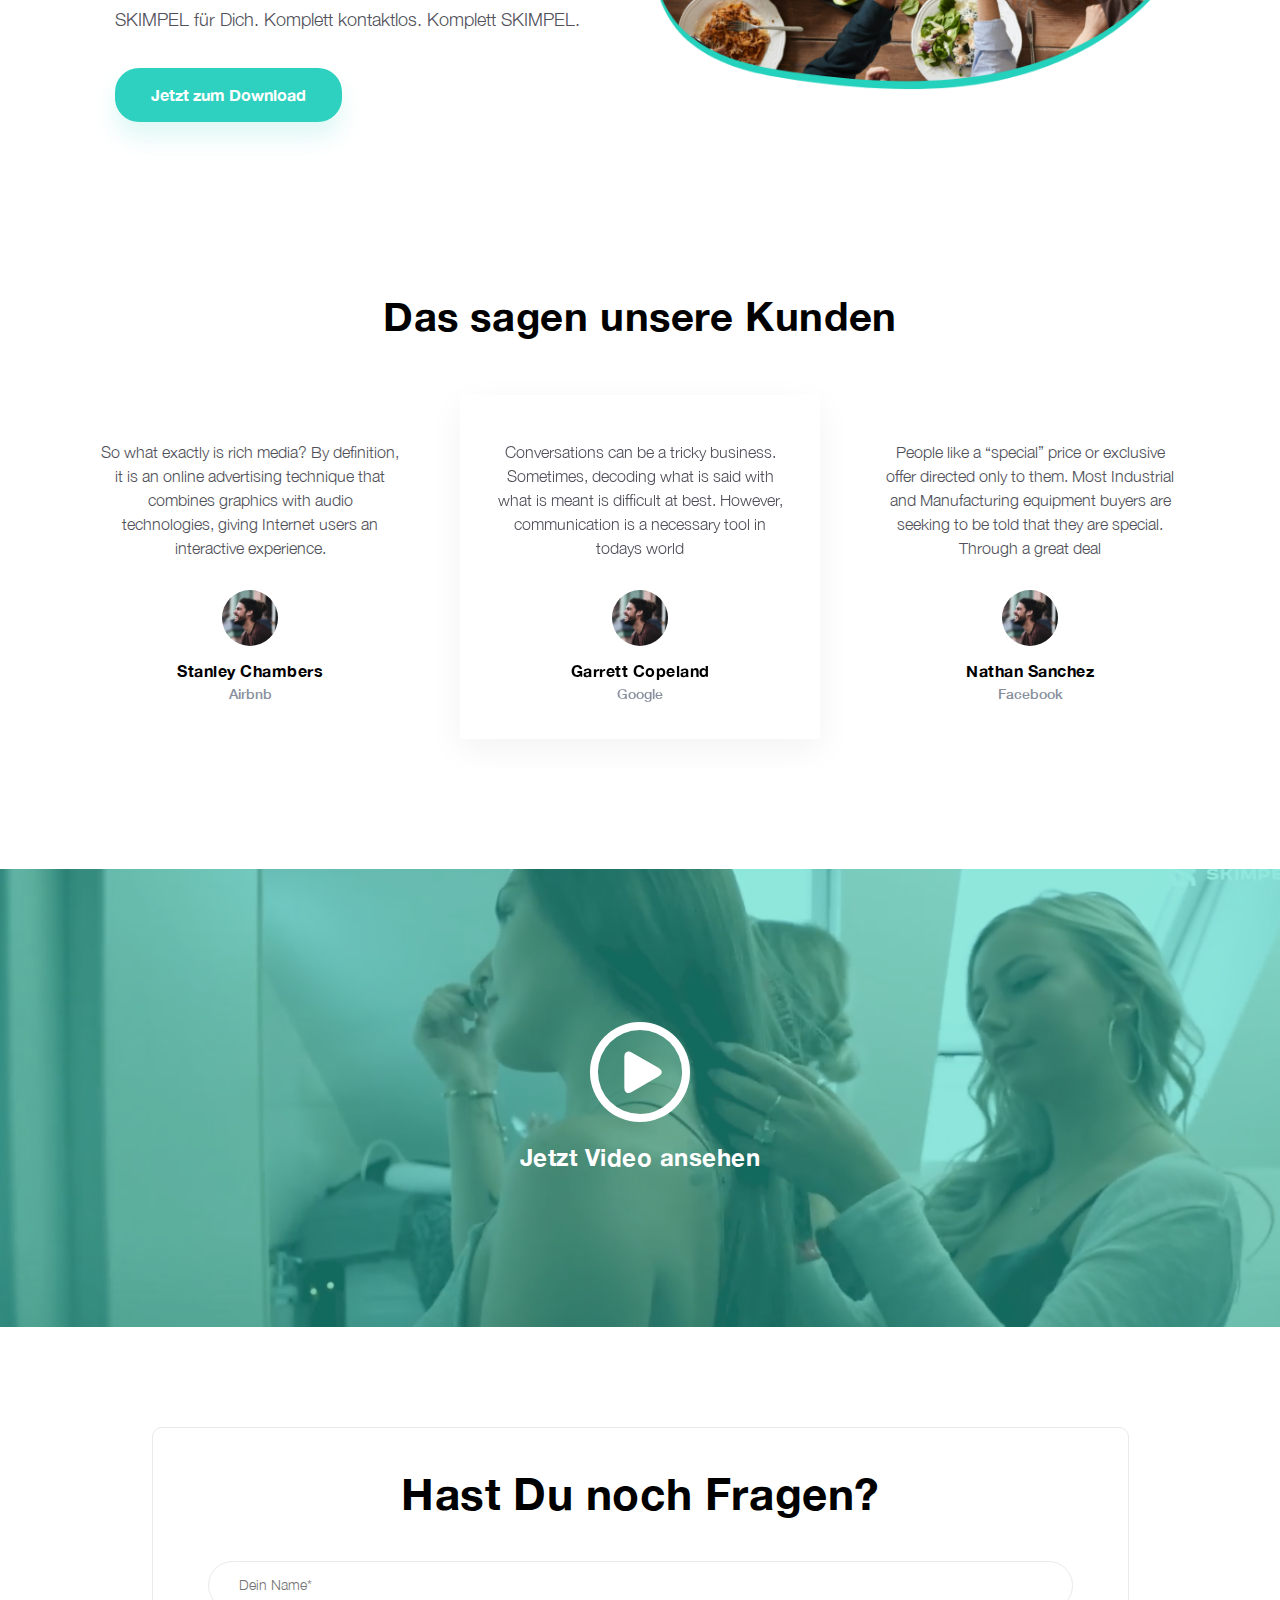
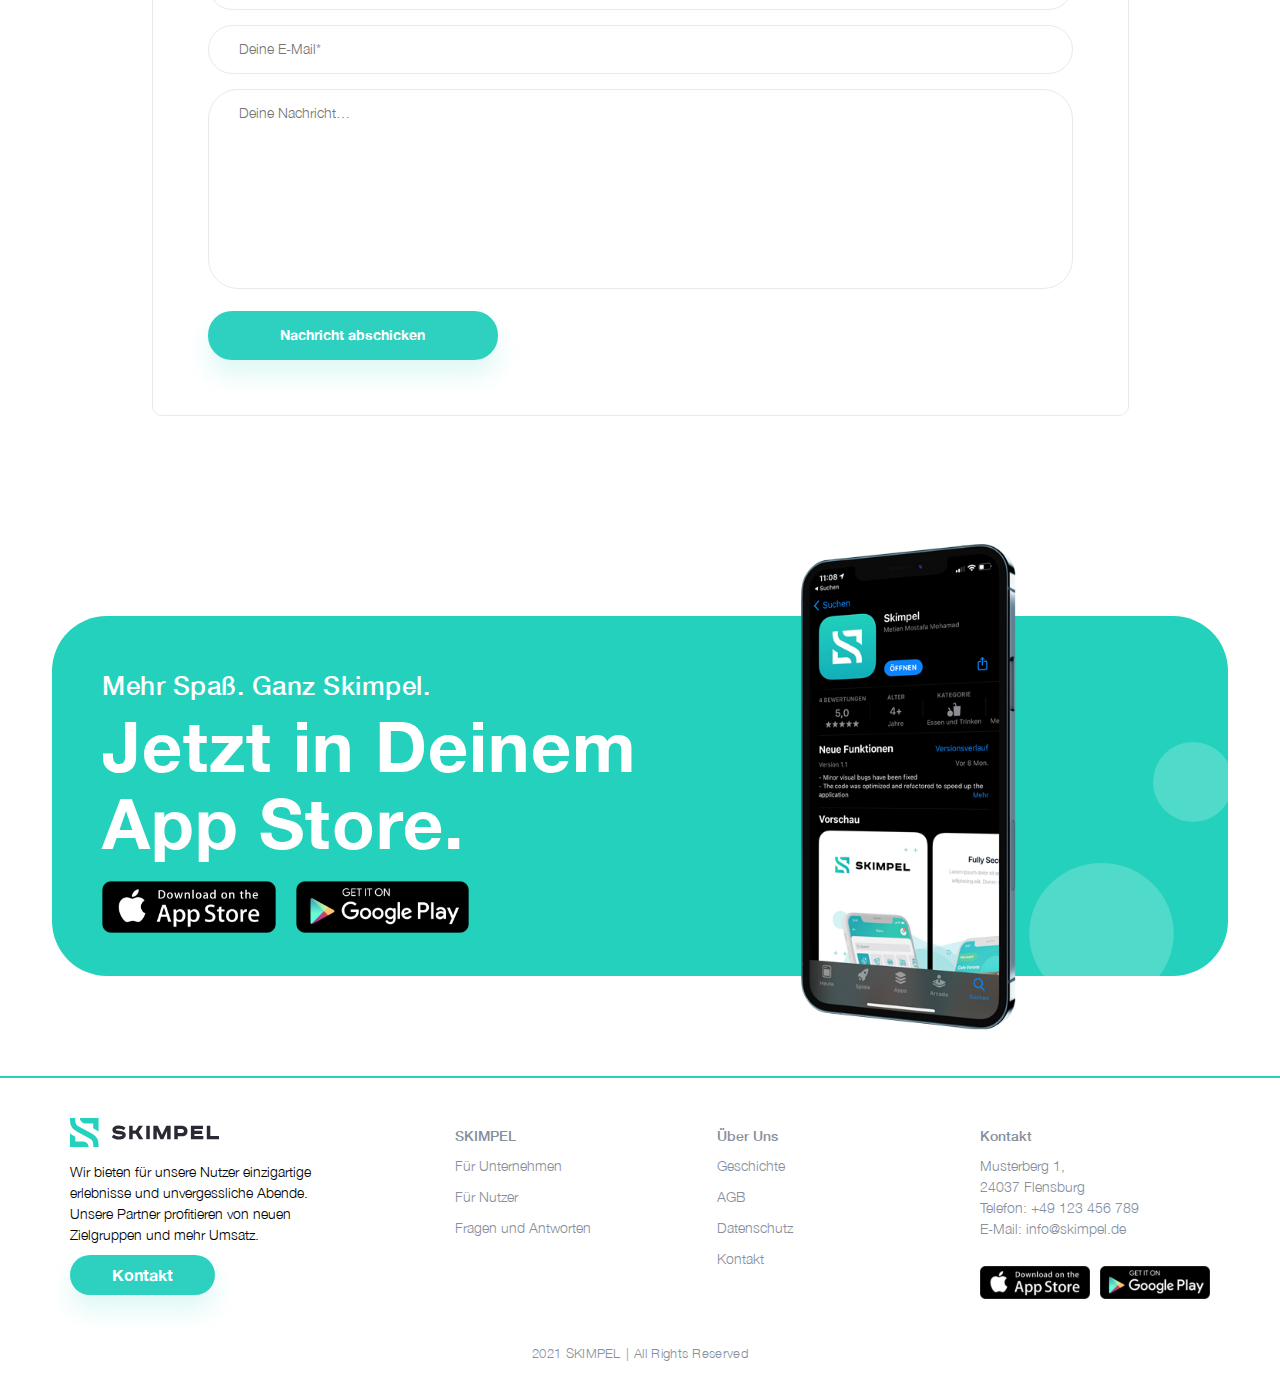
<file: B2C-page.html>
<!doctype html>
<html lang="en">
<head>
    <meta charset="UTF-8">
    <meta name="viewport"
          content="width=device-width, user-scalable=no, initial-scale=1.0, maximum-scale=1.0, minimum-scale=1.0">
    <meta http-equiv="X-UA-Compatible" content="ie=edge">
    <title>SKIMPEL</title>

    <link rel="stylesheet" href="./assets/inc/swiper/swiper-bundle.min.css">
    <link rel="stylesheet" href="./assets/css/common-style.css">
    <link rel="stylesheet" href="./assets/css/B2C-page.css">
</head>

<body class="b2c-page">
<header class="header">
    <div class="container">
        <div class="header-wrapper">
            <a href="/" class="logo"><img src="./assets/img/logo_header.svg" alt="logo"></a>
            <div class="menu-nav">
                <div class="header-wrapper-mob">
                    <a href="/" class="logo"><img src="./assets/img/logo_header.svg" alt="logo"></a>
                    <div class="menu-btn">
                        <svg class="ham hamRotate active" viewBox="0 0 100 100" width="80">
                            <path class="line top" d="m 30,33 h 40 c 3.722839,0 7.5,3.126468 7.5,8.578427 0,5.451959 -2.727029,8.421573 -7.5,8.421573 h -20"></path>
                            <path class="line middle" d="m 30,50 h 40"></path>
                            <path class="line bottom" d="m 70,67 h -40 c 0,0 -7.5,-0.802118 -7.5,-8.365747 0,-7.563629 7.5,-8.634253 7.5,-8.634253 h 20"></path>
                        </svg>
                    </div>
                </div>
                <ul class="menu-block">
                    <li><a href="./B2B-page.html">Für Unternehmen</a></li>
                    <li class="active"><a href="./B2C-page.html" class="active">Für Nutzer</a></li>
                    <li><a href="./tabs-page.html">Kontakt</a></li>
                </ul>
                <div class="mb-appstore-block">
                    <div class="txt">JETZT ZUR SKIMPEL APP</div>
                    <div class="apps-wrapper">
                        <a href="https://apps.apple.com/de/app/skimpel/id1532854479" class="appstore"><img src="./assets/img/image_appstore.png" alt="image app"></a>
                        <a href="https://play.google.com/store/apps/details?id=com.skimpel.client&hl=de&gl=US" class="appstore"><img src="./assets/img/image_googlepay.png" alt="image app"></a>
                    </div>
                </div>
            </div>
            <div class="menu-btn">
                <svg class="ham hamRotate" viewBox="0 0 100 100" width="80">
                    <path class="line top" d="m 30,33 h 40 c 3.722839,0 7.5,3.126468 7.5,8.578427 0,5.451959 -2.727029,8.421573 -7.5,8.421573 h -20"></path>
                    <path class="line middle" d="m 30,50 h 40"></path>
                    <path class="line bottom" d="m 70,67 h -40 c 0,0 -7.5,-0.802118 -7.5,-8.365747 0,-7.563629 7.5,-8.634253 7.5,-8.634253 h 20"></path>
                </svg>
            </div>
        </div>
    </div>
</header>
<div class="sticky-footer-wrap">

    <div class="top-section">
        <div class="container">
            <div class="grid-block">
                <div class="info-block">
                    <div class="title">Mehr erleben mit <span>SKIMPEL</span></div>
                    <div class="description">Du möchtest unter Leute, weißt aber nicht wohin? Du hast Appetit kannst Dich aber nicht entscheiden auf was? Mit SKIMPEL hast Du jetzt immer die besten Ideen auf Tasche. Die SKIMPEL App ist Dein Location-Navi für die perfekte Quality-Time. Und das komplett kostenlos.</div>
                    <div class="apps-wrapper">
                        <a href="https://apps.apple.com/de/app/skimpel/id1532854479" class="appstore"><img src="./assets/img/image_appstore.png" alt="image app"></a>
                        <a href="https://play.google.com/store/apps/details?id=com.skimpel.client&hl=de&gl=US" class="appstore"><img src="./assets/img/image_googlepay.png" alt="image app"></a>
                    </div>
                </div>
                <div class="video-wrapper">
                    <div class="video">
                        <div class="video-iframe"><iframe width="100%" height="100%" src="https://www.youtube.com/embed/oMdaCD8B7Y0?controls=0" title="YouTube video player" frameborder="0" allow="accelerometer; autoplay; clipboard-write; encrypted-media; gyroscope; picture-in-picture" allowfullscreen></iframe></div>
                        <div class="video-preview"><img src="./assets/img/video_fone.png" alt="image preview"></div>
                        <div class="btn-play"><i class="icon-video"></i></div>
                    </div>
                </div>
            </div>
        </div>
    </div>

    <div class="information-content-section">
        <div class="container">
            <div class="grid-box">
                <div class="box-content-items">
                    <div class="grid-row">
                        <div class="grid-items info-items">
                            <div class="content-box">
                                <div class="title">Entdecke was gerade Ab geht</div>
                                <div class="description">Dank der detaillierten Umkreissuche in der SKIMPEL App findest Du schnell Restaurants, Kneipen, Cafés, Bars usw. in Deiner direkten Umgebung. Gerade wenn Du mal außerhalb Deines gewohnten Viertel unterwegs bist oder in einer fremden Stadt. SKIMPEL führt Dich immer zur passenden Location.</div>
                                <div class="btn-wrapper"><a id="downloadApp1" class="btn btn-box1">Jetzt zum Download</a></div>
                            </div>
                        </div>
                        <div class="grid-items image-box">
                            <img src="./assets/img/B2C/inf-img1.png" alt="image">
                        </div>
                    </div>
                </div>
                <div class="box-content-items">
                    <div class="grid-row">
                        <div class="grid-items info-items">
                            <div class="content-box">
                                <div class="title">Verpasse kein Angebot mehr</div>
                                <div class="description">Du kannst entweder zig Social Media Kanäle von den unterschiedlichsten Locations abonnieren und von Kneipe zu Kneipe gehen, um Dich über die aktuellen Angebote zu informieren. Oder Du machst es clever und nutzt SKIMPEL. Hier findest Du nicht nur die passende Location, Du kannst auch sehen, welche Aktion gerade ganz aktuell verfügbar ist. Wer hat gerade “Happy Hour”, wie sieht das Angebot “Mittagstisch” aus und wer bietet den besten “After Work”-Deal? SKIMPEL verrät es Dir.</div>
                                <div class="btn-wrapper"><a id="downloadApp2" class="btn btn-box1">Jetzt zum Download</a></div>
                            </div>
                        </div>
                        <div class="grid-items image-box">
                            <img src="./assets/img/B2C/inf-img2.png" alt="image">
                        </div>
                    </div>
                </div>

                <div class="preview-section inside-content">
                    <div class="preview-wrapper">
                        <div class="preview-content-wrap">
                            <div class="title">Einfach. Mehr. Erleben. Einfach SKIMPEL</div>
                            <div class="description">Tschüss, Langeweile. Hallo, Leben. Mit SKIMPEL hast Du alle Locations und alle Angebote in Deiner Nähe auf dem Radar. Einfach die App installieren und wissen, was geht.</div>
                        </div>
                        <div class="apps-wrapper">
                            <a href="https://apps.apple.com/ua/app/skimpel/id1532854479?l=de" class="appstore"><img src="./assets/img/image_appstore.png" alt="image app"></a>
                            <a href="https://play.google.com/store/apps/details?id=com.skimpel.client&hl=de&gl=US" class="appstore"><img src="./assets/img/image_googlepay.png" alt="image app"></a>
                        </div>
                        <div class="image-box"><img src="./assets/img/preview_phone.png" alt="preview image phone"></div>
                    </div>
                </div>

                <div class="box-content-items">
                    <div class="grid-row">
                        <div class="grid-items info-items">
                            <div class="content-box">
                                <div class="title">Warte nicht, amüsiere Dich lieber</div>
                                <div class="description">Checke die digitale Speisekarte bevor Du Dich auf den Weg machst. Angekommen kannst Du ganz einfach den QR-Code vor Ort scannen, Dein Essen oder Getränk via SKIMPEL App bestellen UND direkt über die App bezahlen. Du musst nicht auf das Personal warten, um die Bestellung abzugeben, um Nachzubestellen oder um zu Bezahlen. All das übernimmt SKIMPEL für Dich. Komplett kontaktlos. Komplett SKIMPEL.</div>
                                <div class="btn-wrapper"><a id="downloadApp3" class="btn btn-box1">Jetzt zum Download</a></div>
                            </div>
                        </div>
                        <div class="grid-items image-box">
                            <img src="./assets/img/B2C/inf-img3.png" alt="image">
                        </div>
                    </div>
                </div>
            </div>
        </div>
    </div>

    <div class="review-section">
        <div class="container">
            <div class="section-title">Das sagen unsere Kunden</div>
            <div class="swiper-container review-init-slider">
                <div class="card-grid swiper-wrapper">
                    <div class="card-items swiper-slide">
                        <div class="card-item">
                            <div class="text">So what exactly is rich media? By definition, it is an online advertising technique that combines graphics with audio technologies, giving Internet users an interactive experience. </div>
                            <div class="author-wrapper">
                                <div class="image-author"><img src="./assets/img/B2C/author-photo.jpg" alt="image author"></div>
                                <div class="author-name">Stanley Chambers</div>
                                <div class="description">Airbnb</div>
                            </div>
                        </div>
                    </div>
                    <div class="card-items swiper-slide">
                        <div class="card-item">
                            <div class="text">Conversations can be a tricky business. Sometimes, decoding what is said with what is meant is difficult at best. However, communication is a necessary tool in todays world</div>
                            <div class="author-wrapper">
                                <div class="image-author"><img src="./assets/img/B2C/author-photo.jpg" alt="image author"></div>
                                <div class="author-name">Garrett Copeland</div>
                                <div class="description">Google</div>
                            </div>
                        </div>
                    </div>
                    <div class="card-items swiper-slide">
                        <div class="card-item">
                            <div class="text">People like a “special” price or exclusive offer directed only to them. Most Industrial and Manufacturing equipment buyers are seeking to be told that they are special. Through a great deal</div>
                            <div class="author-wrapper">
                                <div class="image-author"><img src="./assets/img/B2C/author-photo.jpg" alt="image author"></div>
                                <div class="author-name">Nathan Sanchez</div>
                                <div class="description">Facebook</div>
                            </div>
                        </div>
                    </div>
                </div>
            </div>
        </div>
    </div>

    <div class="video-section">
        <div class="video-wrapper">
            <div class="video-iframe"><iframe width="100%" height="100%" src="https://www.youtube.com/embed/MKUkKoKtIS8?controls=0" title="YouTube video player" frameborder="0" allow="accelerometer; autoplay; clipboard-write; encrypted-media; gyroscope; picture-in-picture" allowfullscreen></iframe></div>
            <div class="video-preview"><img src="./assets/img/B2C/video-preview.png" alt="image preview"></div>
            <div class="show-video"><i class="icon-video"></i><div class="txt">Jetzt Video ansehen</div></div>
        </div>
    </div>

    <div class="subscribe-section">
        <div class="container">
            <div class="form-container">
                <div class="form-title">Hast Du noch Fragen?</div>
                <form action="#" method="post">
                    <input type="text" name="text" required="" placeholder="Dein Name*">
                    <input type="email" name="email" required="" placeholder="Deine E-Mail*">
                    <textarea name="text" cols="30" rows="10" placeholder="Deine Nachricht…"></textarea>
                    <input type="submit" class="btn btn-box1" value="Nachricht abschicken">
                </form>
            </div>
        </div>
    </div>

    <div class="preview-section">
        <div class="container">
            <div class="preview-wrapper">
                <div class="preview-content-wrap">
                    <div class="subtitle">Mehr Spaß. Ganz Skimpel.</div>
                    <div class="title">Jetzt in Deinem App Store.</div>
                </div>
                <div class="apps-wrapper">
                    <a href="https://apps.apple.com/de/app/skimpel/id1532854479" class="appstore"><img src="./assets/img/image_appstore.png" alt="image app"></a>
                    <a href="https://play.google.com/store/apps/details?id=com.skimpel.client&hl=de&gl=US" class="appstore"><img src="./assets/img/image_googlepay.png" alt="image app"></a>
                </div>
                <div class="image-box"><img src="./assets/img/preview_phone.png" alt="preview image phone"></div>
            </div>
        </div>
    </div>

</div>
<footer class="footer">
    <div class="container main-container">
        <div class="grid-items">
            <div class="item footer-info">
                <a href="/" class="logo"><img src="./assets/img/logo_header.svg" alt="logo"></a>
                <div class="description">Wir bieten für unsere Nutzer einzigartige erlebnisse und unvergessliche Abende. Unsere Partner profitieren von neuen Zielgruppen und mehr Umsatz.</div>
                <a href="./tabs-page.html" class="btn btn-box1">Kontakt</a>
            </div>
            <div class="item main-menu">
                <div class="footer-title">SKIMPEL</div>
                <ul>
                    <li><a href="./B2B-page.html">Für Unternehmen</a></li>
                    <li><a href="./B2C-page.html">Für Nutzer</a></li>
                    <li><a href="#">Fragen und Antworten</a></li>
                </ul>
            </div>
            <div class="item page-tabs-content">
                <div class="footer-title">Über Uns</div>
                <ul>
                    <li><a href="#">Geschichte</a></li>
                    <li><a href="./tabs-page.html">AGB</a></li>
                    <li><a href="./tabs-page.html">Datenschutz</a></li>
                    <li><a href="./tabs-page.html">Kontakt</a></li>
                </ul>
            </div>
            <div class="item footer-contact">
                <div class="footer-contact-wrap">
                    <div class="footer-title">Kontakt</div>
                    <div class="contact-block">
                        <p>Musterberg 1,</p>
                        <p>24037 Flensburg</p>
                        <div class="phone">Telefon:<a href="tel:+49123456789">+49 123 456 789</a></div>
                        <div class="phone">E-Mail:<a href="mailto:info@skimpel.de">info@skimpel.de</a></div>
                    </div>
                </div>
                <div class="image-block">
                    <a href="https://apps.apple.com/de/app/skimpel/id1532854479" class="appstore"><img src="./assets/img/image_appstore.svg" alt="image app"></a>
                    <a href="https://play.google.com/store/apps/details?id=com.skimpel.client&hl=de&gl=US" class="appstore"><img src="./assets/img/image_googlepay.svg" alt="image app"></a>
                </div>
            </div>
        </div>
    </div>
    <div class="copyright">
        <div class="container">
            <div class="grid-copyright">
                <div class="copyright__name copyright-content">2021 SKIMPEL</div>
                <span class="copyright-content">|</span>
                <div class="copyright__r copyright-content">All Rights Reserved</div>
            </div>
        </div>
    </div>
</footer>
<script src="./assets/inc/swiper/swiper-bundle.min.js"></script>
<script src="./assets/js/common.js"></script>
<script src="./assets/js/b2c-page.js"></script>
<script>
    function getOS() {
        let userAgent = window.navigator.userAgent,
            platform = window.navigator.platform,
            macosPlatforms = ['Macintosh', 'MacIntel', 'MacPPC', 'Mac68K'],
            windowsPlatforms = ['Win32', 'Win64', 'Windows', 'WinCE'],
            iosPlatforms = ['iPhone', 'iPad', 'iPod'],
            os = null;

        if (macosPlatforms.indexOf(platform) !== -1) {
            window.open("https://apps.apple.com/de/app/skimpel/id1532854479");
        } else if (iosPlatforms.indexOf(platform) !== -1) {
            window.open("https://apps.apple.com/de/app/skimpel/id1532854479");
        } else if (windowsPlatforms.indexOf(platform) !== -1) {
            window.open("https://play.google.com/store/apps/details?id=com.skimpel.client&hl=de&gl=US");
        } else if (/Android/.test(userAgent)) {
            window.open("https://play.google.com/store/apps/details?id=com.skimpel.client&hl=de&gl=US");
        }

        return os;
    }
    document.getElementById('downloadApp1').onclick = getOS;
    document.getElementById('downloadApp2').onclick = getOS;
    document.getElementById('downloadApp3').onclick = getOS;
</script>
</body>
</html>
</file>
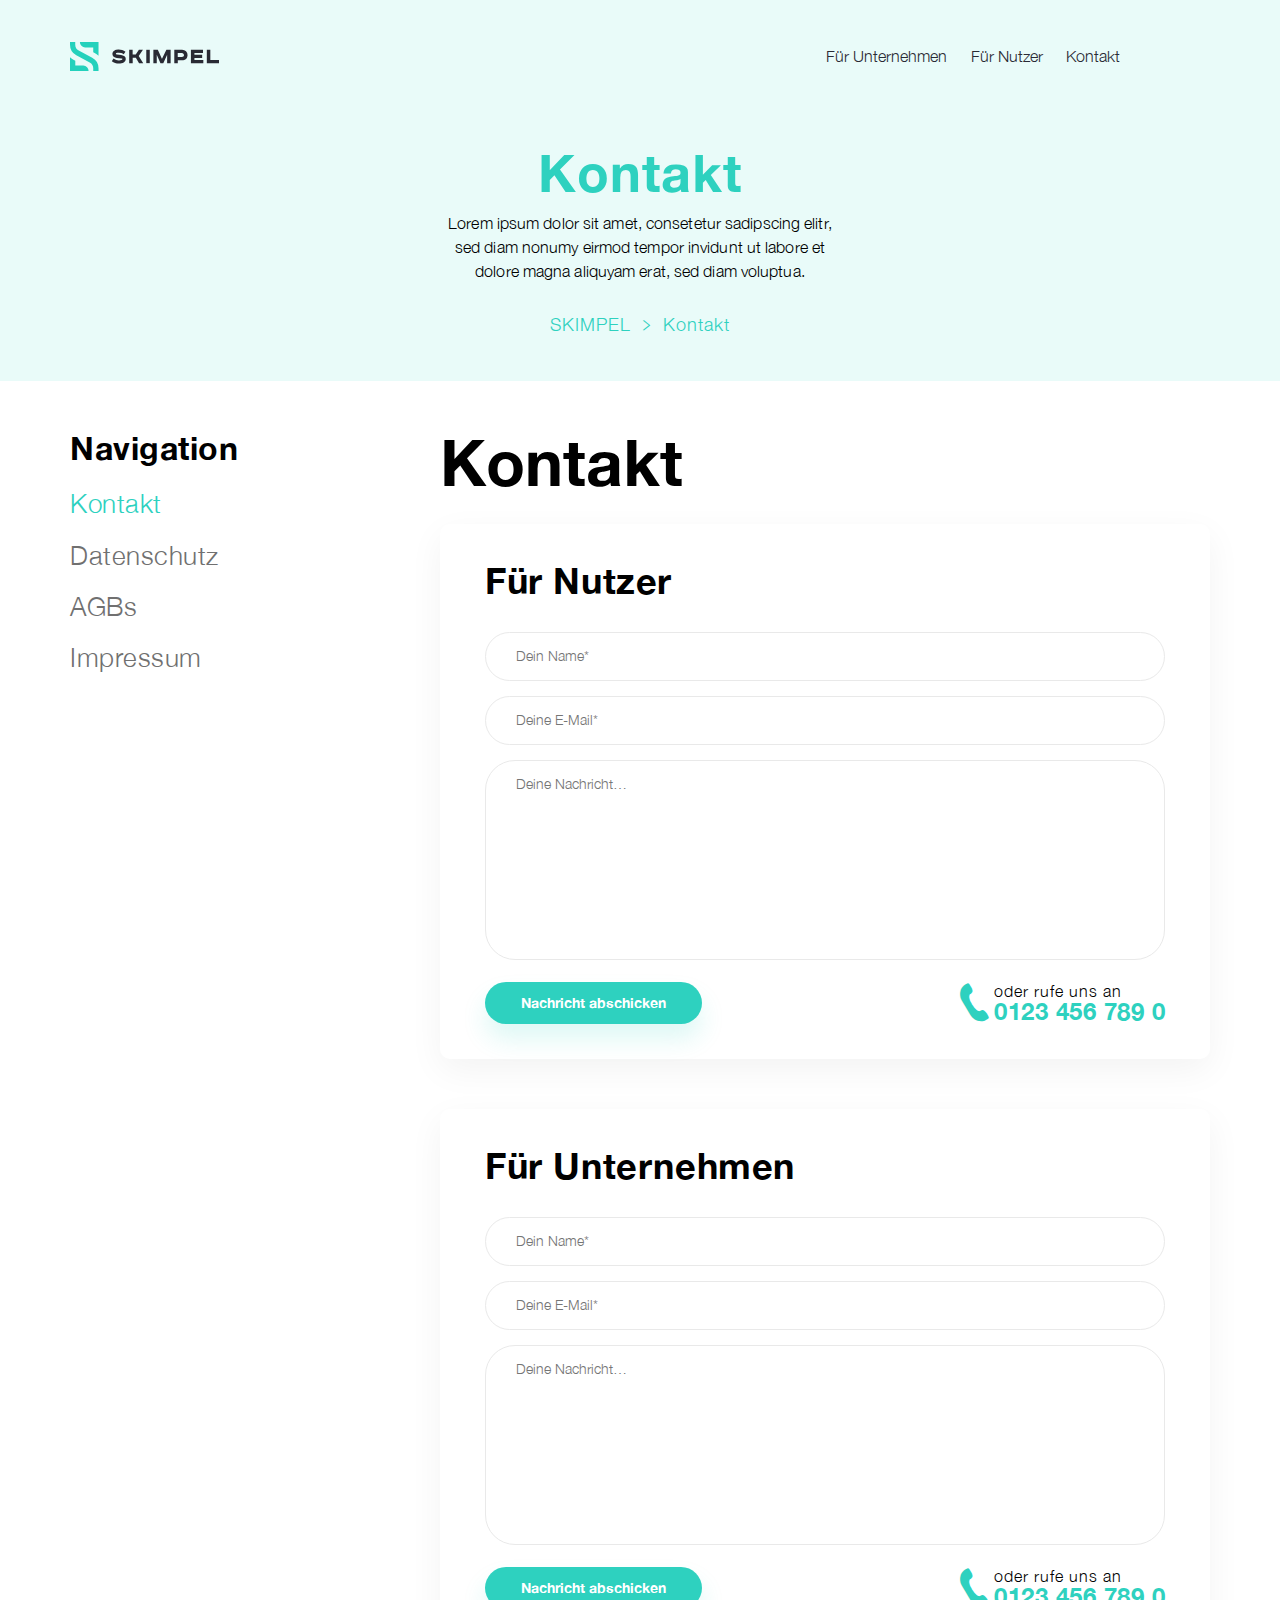
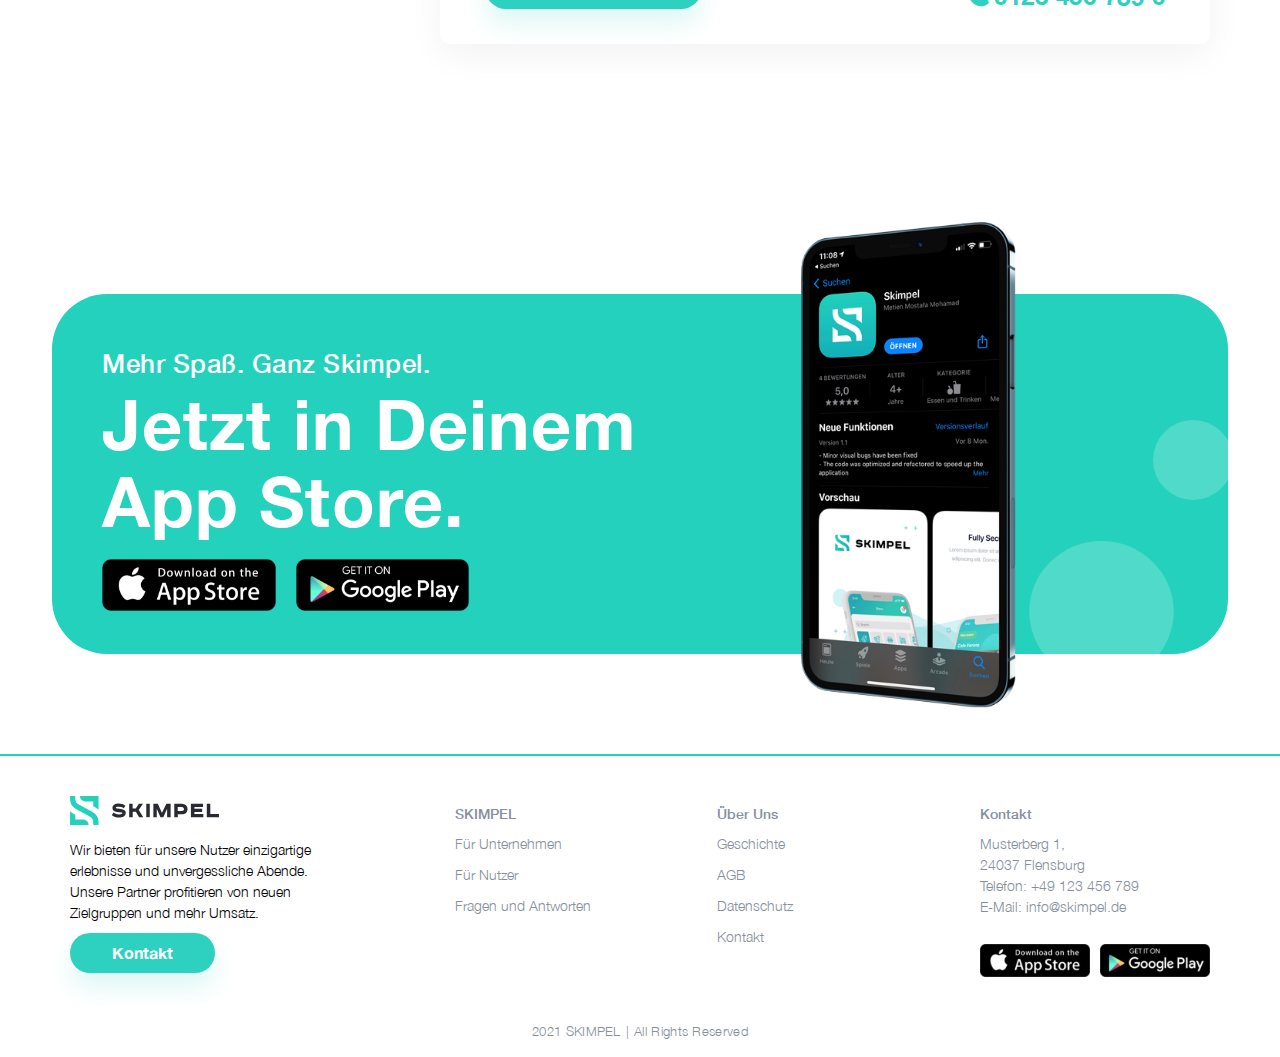
<file: tabs-page.html>
<!doctype html>
<html lang="en">
<head>
    <meta charset="UTF-8">
    <meta name="viewport"
          content="width=device-width, user-scalable=no, initial-scale=1.0, maximum-scale=1.0, minimum-scale=1.0">
    <meta http-equiv="X-UA-Compatible" content="ie=edge">
    <title>SKIMPEL</title>

    <link rel="stylesheet" href="./assets/css/common-style.css">
    <link rel="stylesheet" href="./assets/css/tabs-page.css">
</head>
<body class="tabs-page">
<!--<div class="test-block"><img src="./assets/img/BG_TEST.png" alt=""></div>-->
<header class="header">
    <div class="container">
        <div class="header-wrapper">
            <a href="/" class="logo"><img src="./assets/img/logo_header.svg" alt="logo"></a>
            <div class="menu-nav">
                <div class="header-wrapper-mob">
                    <a href="/" class="logo"><img src="./assets/img/logo_header.svg" alt="logo"></a>
                    <div class="menu-btn">
                        <svg class="ham hamRotate active" viewBox="0 0 100 100" width="80">
                            <path class="line top" d="m 30,33 h 40 c 3.722839,0 7.5,3.126468 7.5,8.578427 0,5.451959 -2.727029,8.421573 -7.5,8.421573 h -20"></path>
                            <path class="line middle" d="m 30,50 h 40"></path>
                            <path class="line bottom" d="m 70,67 h -40 c 0,0 -7.5,-0.802118 -7.5,-8.365747 0,-7.563629 7.5,-8.634253 7.5,-8.634253 h 20"></path>
                        </svg>
                    </div>
                </div>
                <ul class="menu-block">
                    <li><a href="./B2B-page.html">Für Unternehmen</a></li>
                    <li><a href="./B2C-page.html">Für Nutzer</a></li>
                    <li><a href="./tabs-page.html">Kontakt</a></li>
                </ul>
                <div class="mb-appstore-block">
                    <div class="txt">JETZT ZUR SKIMPEL APP</div>
                    <div class="apps-wrapper">
                        <a href="#" class="appstore"><img src="./assets/img/image_appstore.png" alt="image app"></a>
                        <a href="#" class="appstore"><img src="./assets/img/image_googlepay.png" alt="image app"></a>
                    </div>
                </div>
            </div>
            <div class="menu-btn">
                <svg class="ham hamRotate" viewBox="0 0 100 100" width="80">
                    <path class="line top" d="m 30,33 h 40 c 3.722839,0 7.5,3.126468 7.5,8.578427 0,5.451959 -2.727029,8.421573 -7.5,8.421573 h -20"></path>
                    <path class="line middle" d="m 30,50 h 40"></path>
                    <path class="line bottom" d="m 70,67 h -40 c 0,0 -7.5,-0.802118 -7.5,-8.365747 0,-7.563629 7.5,-8.634253 7.5,-8.634253 h 20"></path>
                </svg>
            </div>
        </div>
    </div>
</header>
<div class="sticky-footer-wrap">

    <div class="banner-section">
        <div class="container">
            <h1 class="title">Kontakt</h1>
            <div class="description-wrap">
                <div class="description">Lorem ipsum dolor sit amet, consetetur sadipscing elitr, sed diam nonumy eirmod tempor invidunt ut labore et dolore magna aliquyam erat, sed diam voluptua.</div>
            </div>
            <div class="breadcrumbs">
                <ul>
                    <li><a href="/">SKIMPEL</a></li>
                    <li><span>Kontakt</span></li>
                </ul>
            </div>
        </div>
    </div>

    <div class="section-content">
        <div class="container">
            <div class="main-wrapper">
                <div class="tabs-wrapper">
                    <div class="tab-title">Navigation</div>
                    <div class="tabs-controller">
                        <button class="tabs-btn active" data-tab="0">Kontakt</button>
                        <button class="tabs-btn" data-tab="1">Datenschutz</button>
                        <button class="tabs-btn" data-tab="2">AGBs</button>
                        <button class="tabs-btn" data-tab="3">Impressum</button>
                    </div>
                </div>
                <div class="content-wrapper-tabs">
                    <h2 class="title-block">Kontakt</h2>
                    <div class="tabs-content-grid">
                        <div class="tabs-content-items active" data-tab="0">
                            <div class="form-container">
                                <div class="form-title">Für Nutzer</div>
                                <form action="#" method="post">
                                    <input type="text" name="text" required placeholder="Dein Name*">
                                    <input type="email" name="email" required placeholder="Deine E-Mail*">
                                    <textarea name="text" cols="30" rows="10" placeholder="Deine Nachricht…"></textarea>
                                    <input type="submit" class="btn btn-box1" value="Nachricht abschicken">
                                </form>
                                <div class="form-phone-block">
                                    <div class="icon"><i class="icon-phone"></i></div>
                                    <div class="content">
                                        <div class="subtext">oder rufe uns an</div>
                                        <a class="phone-link" href="tel:01234567890">0123 456 789 0</a>
                                    </div>
                                </div>
                            </div>
                            <div class="form-container">
                                <div class="form-title">Für Unternehmen</div>
                                <form action="#" method="post">
                                    <input type="text" name="text" required placeholder="Dein Name*">
                                    <input type="email" name="email" required placeholder="Deine E-Mail*">
                                    <textarea name="text" cols="30" rows="10" placeholder="Deine Nachricht…"></textarea>
                                    <input type="submit" class="btn btn-box1" value="Nachricht abschicken">
                                </form>
                                <div class="form-phone-block">
                                    <div class="icon"><i class="icon-phone"></i></div>
                                    <div class="content">
                                        <div class="subtext">oder rufe uns an</div>
                                        <a class="phone-link" href="tel:01234567890">0123 456 789 0</a>
                                    </div>
                                </div>
                            </div>
                        </div>
                        <div class="tabs-content-items" data-tab="1">
                            <div class="box-content">
                                <p>Lorem ipsum dolor sit amet, consetetur sadipscing elitr, sed diam nonumy eirmod tempor invidunt ut labore et dolore magna aliquyam erat, sed diam voluptua. At vero eos et accusam et justo duo dolores et ea rebum. Stet clita kasd gubergren, no sea takimata sanctus est Lorem ipsum dolor sit amet. Lorem ipsum dolor sit amet, consetetur sadipscing elitr, sed diam nonumy eirmod tempor invidunt ut labore et dolore magna aliquyam erat, sed diam voluptua. At vero eos et accusam et justo duo dolores et ea rebum. Stet clita kasd gubergren, no sea takimata sanctus est Lorem ipsum dolor sit amet.</p>
                                <p>Lorem ipsum dolor sit amet, consetetur sadipscing elitr, sed diam nonumy eirmod tempor invidunt ut labore et dolore magna aliquyam erat, sed diam voluptua. At vero eos et accusam et justo duo dolores et ea rebum. Stet clita kasd gubergren, no sea takimata sanctus est Lorem ipsum dolor sit amet. Lorem ipsum dolor sit amet, consetetur sadipscing elitr, sed diam nonumy eirmod tempor invidunt ut labore et dolore magna aliquyam erat, sed diam voluptua. At vero eos et accusam et justo duo dolores et ea rebum. Stet clita kasd gubergren, no sea takimata sanctus est Lorem ipsum dolor sit amet.</p>
                            </div>
                        </div>
                        <div class="tabs-content-items" data-tab="2">
                            <div class="box-content">
                                <p>Lorem ipsum dolor sit amet, consetetur sadipscing elitr, sed diam nonumy eirmod tempor invidunt ut labore et dolore magna aliquyam erat, sed diam voluptua. At vero eos et accusam et justo duo dolores et ea rebum. Stet clita kasd gubergren, no sea takimata sanctus est Lorem ipsum dolor sit amet. Lorem ipsum dolor sit amet, consetetur sadipscing elitr, sed diam nonumy eirmod tempor invidunt ut labore et dolore magna aliquyam erat, sed diam voluptua. At vero eos et accusam et justo duo dolores et ea rebum. Stet clita kasd gubergren, no sea takimata sanctus est Lorem ipsum dolor sit amet.</p>
                                <p>Lorem ipsum dolor sit amet, consetetur sadipscing elitr, sed diam nonumy eirmod tempor invidunt ut labore et dolore magna aliquyam erat, sed diam voluptua. At vero eos et accusam et justo duo dolores et ea rebum. Stet clita kasd gubergren, no sea takimata sanctus est Lorem ipsum dolor sit amet. Lorem ipsum dolor sit amet, consetetur sadipscing elitr, sed diam nonumy eirmod tempor invidunt ut labore et dolore magna aliquyam erat, sed diam voluptua. At vero eos et accusam et justo duo dolores et ea rebum. Stet clita kasd gubergren, no sea takimata sanctus est Lorem ipsum dolor sit amet.</p>
                            </div>
                        </div>
                        <div class="tabs-content-items" data-tab="3">
                            <div class="box-content">
                                <p>Impressum</p>
                                <p>Angaben gem. § 5 TMG:</p>
                                <p>Vorname, Name
                                    Adresse
                                    PLZ
                                    Kontaktaufnahme:
                                    Telefon:
                                    Fax:
                                    E-Mail:</p>
                                <p>Umsatzsteuer-ID</p>
                                <p>Umsatzsteuer-Identifikationsnummer gem. § 27 a Umsatzsteuergesetz:</p>
                                <p>DE XXX XXX XXX</p>
                                <p>Haftungsausschluss – Disclaimer:</p>
                                <p>Haftung für Inhalte</p>
                                <p>Alle Inhalte unseres Internetauftritts wurden mit größter Sorgfalt und nach bestem Gewissen erstellt. Für die Richtigkeit, Vollständigkeit und Aktualität der Inhalte können wir jedoch keine Gewähr übernehmen. Als Diensteanbieter sind wir gemäß § 7 Abs.1 TMG für eigene Inhalte auf diesen Seiten nach den allgemeinen Gesetzen verantwortlich. Nach §§ 8 bis 10 TMG sind wir als Diensteanbieter jedoch nicht verpflichtet, übermittelte oder gespeicherte fremde Informationen zu überwachen oder nach Umständen zu forschen, die auf eine rechtswidrige Tätigkeit hinweisen. Verpflichtungen zur Entfernung oder Sperrung der Nutzung von Informationen nach den allgemeinen Gesetzen bleiben hiervon unberührt.</p>
                                <p>Eine diesbezügliche Haftung ist jedoch erst ab dem Zeitpunkt der Kenntniserlangung einer konkreten Rechtsverletzung möglich. Bei Bekanntwerden von den o.g. Rechtsverletzungen werden wir diese Inhalte unverzüglich entfernen.</p>
                            </div>
                        </div>
                    </div>
                </div>
            </div>
        </div>
    </div>

    <div class="preview-section">
        <div class="container">
            <div class="preview-wrapper">
                <div class="preview-content-wrap">
                    <div class="subtitle">Mehr Spaß. Ganz Skimpel.</div>
                    <div class="title">Jetzt in Deinem App Store.</div>
                </div>
                <div class="apps-wrapper">
                    <a href="#" class="appstore"><img src="./assets/img/image_appstore.png" alt="image app"></a>
                    <a href="#" class="appstore"><img src="./assets/img/image_googlepay.png" alt="image app"></a>
                </div>
                <div class="image-box"><img src="./assets/img/preview_phone.png" alt="preview image phone"></div>
            </div>
        </div>
    </div>

</div>
<footer class="footer">
    <div class="container main-container">
        <div class="grid-items">
            <div class="item footer-info">
                <a href="/" class="logo"><img src="./assets/img/logo_header.svg" alt="logo"></a>
                <div class="description">Wir bieten für unsere Nutzer einzigartige erlebnisse und unvergessliche Abende. Unsere Partner profitieren von neuen Zielgruppen und mehr Umsatz.</div>
                <a href="#" class="btn btn-box1">Kontakt</a>
            </div>
            <div class="item main-menu">
                <div class="footer-title">SKIMPEL</div>
                <ul>
                    <li><a href="./B2B-page.html">Für Unternehmen</a></li>
                    <li><a href="./B2C-page.html">Für Nutzer</a></li>
                    <li><a href="#">Fragen und Antworten</a></li>
                </ul>
            </div>
            <div class="item page-tabs-content">
                <div class="footer-title">Über Uns</div>
                <ul>
                    <li><a href="#">Geschichte</a></li>
                    <li><a href="./tabs-page.html">AGB</a></li>
                    <li><a href="./tabs-page.html">Datenschutz</a></li>
                    <li><a href="./tabs-page.html">Kontakt</a></li>
                </ul>
            </div>
            <div class="item footer-contact">
                <div class="footer-contact-wrap">
                    <div class="footer-title">Kontakt</div>
                    <div class="contact-block">
                        <p>Musterberg 1,</p>
                        <p>24037 Flensburg</p>
                        <div class="phone">Telefon:<a href="tel:+49123456789">+49 123 456 789</a></div>
                        <div class="phone">E-Mail:<a href="mailto:info@skimpel.de">info@skimpel.de</a></div>
                    </div>
                </div>
                <div class="image-block">
                    <a href="#" class="appstore"><img src="./assets/img/image_appstore.svg" alt="image app"></a>
                    <a href="#" class="appstore"><img src="./assets/img/image_googlepay.svg" alt="image app"></a>
                </div>
            </div>
        </div>
    </div>
    <div class="copyright">
        <div class="container">
            <div class="grid-copyright">
                <div class="copyright__name copyright-content">2021 SKIMPEL</div>
                <span class="copyright-content">|</span>
                <div class="copyright__r copyright-content">All Rights Reserved</div>
            </div>
        </div>
    </div>
</footer>
<script src="./assets/js/common.js"></script>
<script src="./assets/js/tabs-page.js"></script>
</body>
</html>
</file>
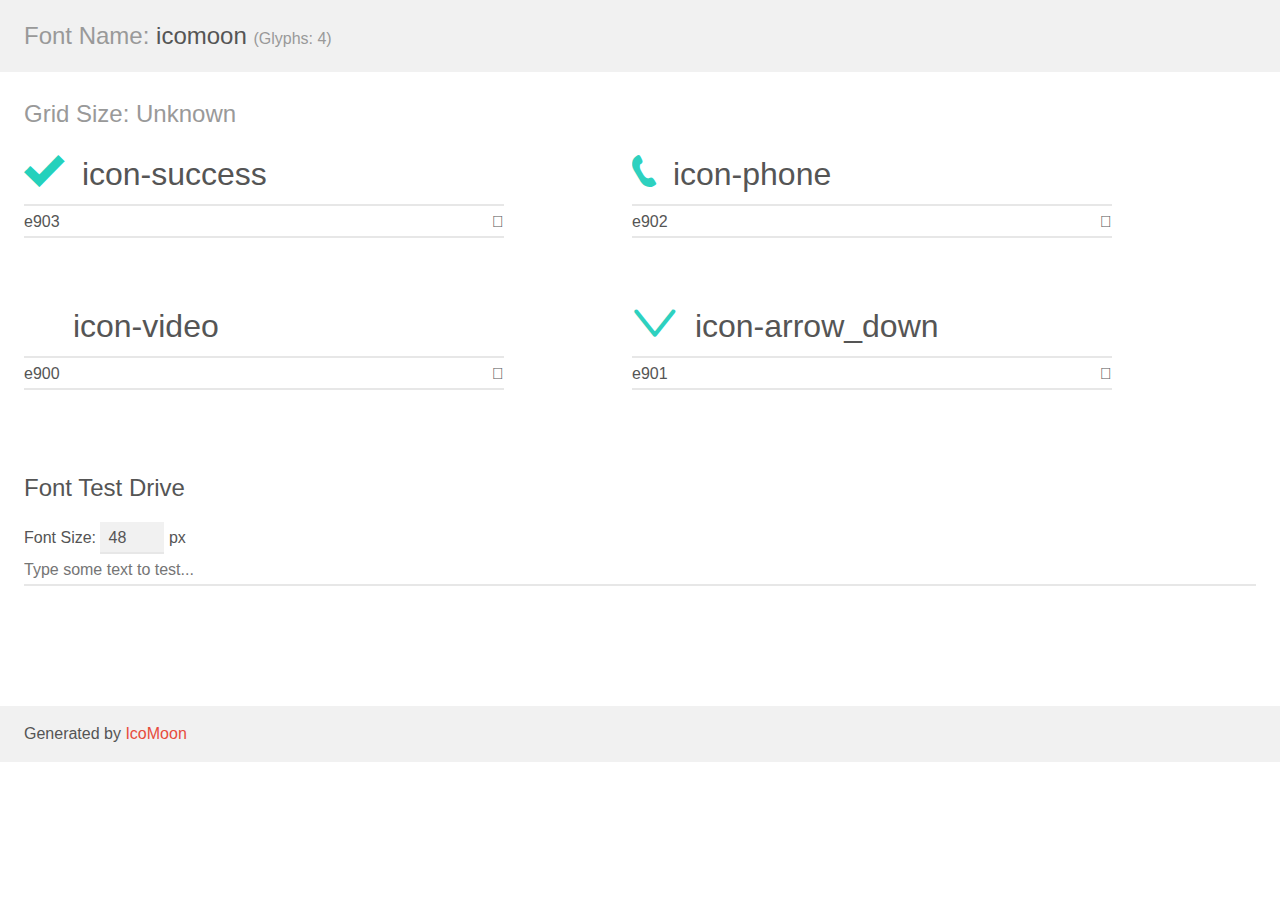
<file: assets/fonts/icomoon/demo.html>
<!doctype html>
<html>
<head>
    <meta charset="utf-8">
    <title>IcoMoon Demo</title>
    <meta name="description" content="An Icon Font Generated By IcoMoon.io">
    <meta name="viewport" content="width=device-width, initial-scale=1">
    <link rel="stylesheet" href="demo-files/demo.css">
    <link rel="stylesheet" href="style.css"></head>
<body>
    <div class="bgc1 clearfix">
        <h1 class="mhmm mvm"><span class="fgc1">Font Name:</span> icomoon <small class="fgc1">(Glyphs:&nbsp;4)</small></h1>
    </div>
    <div class="clearfix mhl ptl">
        <h1 class="mvm mtn fgc1">Grid Size: Unknown</h1>
        <div class="glyph fs1">
            <div class="clearfix bshadow0 pbs">
                <span class="icon-success"></span>
                <span class="mls"> icon-success</span>
            </div>
            <fieldset class="fs0 size1of1 clearfix hidden-false">
                <input type="text" readonly value="e903" class="unit size1of2" />
                <input type="text" maxlength="1" readonly value="&#xe903;" class="unitRight size1of2 talign-right" />
            </fieldset>
            <div class="fs0 bshadow0 clearfix hidden-true">
                <span class="unit pvs fgc1">liga: </span>
                <input type="text" readonly value="" class="liga unitRight" />
            </div>
        </div>
        <div class="glyph fs1">
            <div class="clearfix bshadow0 pbs">
                <span class="icon-phone"></span>
                <span class="mls"> icon-phone</span>
            </div>
            <fieldset class="fs0 size1of1 clearfix hidden-false">
                <input type="text" readonly value="e902" class="unit size1of2" />
                <input type="text" maxlength="1" readonly value="&#xe902;" class="unitRight size1of2 talign-right" />
            </fieldset>
            <div class="fs0 bshadow0 clearfix hidden-true">
                <span class="unit pvs fgc1">liga: </span>
                <input type="text" readonly value="" class="liga unitRight" />
            </div>
        </div>
        <div class="glyph fs1">
            <div class="clearfix bshadow0 pbs">
                <span class="icon-video"></span>
                <span class="mls"> icon-video</span>
            </div>
            <fieldset class="fs0 size1of1 clearfix hidden-false">
                <input type="text" readonly value="e900" class="unit size1of2" />
                <input type="text" maxlength="1" readonly value="&#xe900;" class="unitRight size1of2 talign-right" />
            </fieldset>
            <div class="fs0 bshadow0 clearfix hidden-true">
                <span class="unit pvs fgc1">liga: </span>
                <input type="text" readonly value="" class="liga unitRight" />
            </div>
        </div>
        <div class="glyph fs1">
            <div class="clearfix bshadow0 pbs">
                <span class="icon-arrow_down"></span>
                <span class="mls"> icon-arrow_down</span>
            </div>
            <fieldset class="fs0 size1of1 clearfix hidden-false">
                <input type="text" readonly value="e901" class="unit size1of2" />
                <input type="text" maxlength="1" readonly value="&#xe901;" class="unitRight size1of2 talign-right" />
            </fieldset>
            <div class="fs0 bshadow0 clearfix hidden-true">
                <span class="unit pvs fgc1">liga: </span>
                <input type="text" readonly value="" class="liga unitRight" />
            </div>
        </div>
    </div>

    <!--[if gt IE 8]><!-->
    <div class="mhl clearfix mbl">
        <h1>Font Test Drive</h1>
        <label>
            Font Size: <input id="fontSize" type="number" class="textbox0 mbm"
            min="8" value="48" />
            px
        </label>
        <input id="testText" type="text" class="phl size1of1 mvl"
        placeholder="Type some text to test..." value=""/>
        <div id="testDrive" class="icon-" style="font-family: icomoon">&nbsp;
        </div>
    </div>
    <!--<![endif]-->
    <div class="bgc1 clearfix">
        <p class="mhl">Generated by <a href="https://icomoon.io/app">IcoMoon</a></p>
    </div>

    <script src="demo-files/demo.js"></script>
</body>
</html>
</file>
<file: assets/css/home-page.css>
/*fonts mixins*/
/*==================
preview-section
==================*/
@media (min-width: 768px) {
  .preview-section {
    margin-bottom: 76px;
  }
}
@media (min-width: 992px) {
  .preview-section {
    margin-bottom: 100px;
  }
}
.preview-section .preview-wrapper {
  position: relative;
  background: #24D1BC;
  padding: 40px 15px 18px;
  margin: 0 -15px;
}
@media (min-width: 768px) {
  .preview-section .preview-wrapper {
    margin: 0;
    border-radius: 55px;
    padding: 40px 40px 40px;
  }
}
@media (min-width: 1200px) {
  .preview-section .preview-wrapper {
    margin: 0 -18px;
    padding: 56px 50px 43px;
  }
}
@media (min-width: 1400px) {
  .preview-section .preview-wrapper {
    margin: 0 -50px;
  }
}
.preview-section .preview-wrapper:after {
  content: "";
  position: absolute;
  right: -5px;
  top: 35%;
  width: 80px;
  height: 80px;
  background-image: url("../img/BG_circle_top.svg");
  background-position: center;
  background-repeat: no-repeat;
  background-size: contain;
  display: none;
}
@media (min-width: 576px) {
  .preview-section .preview-wrapper:after {
    display: block;
  }
}
.preview-section .preview-wrapper:before {
  content: "";
  position: absolute;
  right: 54px;
  bottom: -30px;
  width: 145px;
  height: 145px;
  background-image: url("../img/BG_circle_bt.svg");
  background-position: center;
  background-repeat: no-repeat;
  background-size: contain;
  display: none;
}
@media (min-width: 576px) {
  .preview-section .preview-wrapper:before {
    display: block;
  }
}
.preview-section .preview-content-wrap {
  max-width: 220px;
}
@media (min-width: 500px) {
  .preview-section .preview-content-wrap {
    max-width: 51%;
  }
}
@media (min-width: 992px) {
  .preview-section .preview-content-wrap {
    max-width: 480px;
  }
}
@media (min-width: 1200px) {
  .preview-section .preview-content-wrap {
    max-width: 540px;
  }
}
.preview-section .preview-content-wrap .subtitle {
  font-family: "HelveticaNeue-Medium", Arial, sans-serif;
  font-weight: 500;
  font-style: normal;
  font-size: 20px;
  line-height: 1.1;
  margin-bottom: 7px;
  color: #FFFFFF;
  letter-spacing: 0.5px;
  display: none;
}
@media (min-width: 768px) {
  .preview-section .preview-content-wrap .subtitle {
    display: inline-block;
  }
}
@media (min-width: 992px) {
  .preview-section .preview-content-wrap .subtitle {
    font-size: 22px;
  }
}
@media (min-width: 1200px) {
  .preview-section .preview-content-wrap .subtitle {
    font-size: 26px;
  }
}
.preview-section .preview-content-wrap .title {
  font-size: 43px;
  font-family: "HelveticaNeue-Bold", Arial, sans-serif;
  font-weight: bold;
  font-style: normal;
  line-height: 1.1;
  margin-bottom: 40px;
  color: #FFFFFF;
  letter-spacing: 1.1px;
}
@media (min-width: 768px) {
  .preview-section .preview-content-wrap .title {
    margin-bottom: 20px;
  }
}
@media (min-width: 992px) {
  .preview-section .preview-content-wrap .title {
    font-size: 52px;
  }
}
@media (min-width: 1200px) {
  .preview-section .preview-content-wrap .title {
    font-size: 70px;
  }
}
.preview-section .preview-content-wrap .description {
  font-size: 14px;
  line-height: 1.47;
  margin-bottom: 25px;
  color: #ffffff;
}
@media (min-width: 768px) {
  .preview-section .preview-content-wrap .description {
    font-size: 16px;
  }
}
@media (min-width: 992px) {
  .preview-section .preview-content-wrap .description {
    font-size: 18px;
    margin-bottom: 30px;
  }
}
@media (min-width: 1200px) {
  .preview-section .preview-content-wrap .description {
    margin-bottom: 35px;
  }
}
.preview-section .apps-wrapper {
  display: -webkit-box;
  display: -ms-flexbox;
  display: flex;
}
@media (max-width: 575px) {
  .preview-section .apps-wrapper {
    -webkit-box-pack: center;
    -ms-flex-pack: center;
    justify-content: center;
  }
}
.preview-section .apps-wrapper .appstore + .appstore {
  margin-left: 10px;
}
@media (min-width: 768px) {
  .preview-section .apps-wrapper .appstore + .appstore {
    margin-left: 20px;
  }
}
.preview-section .apps-wrapper .appstore img {
  max-width: 175px;
  width: 100%;
}
.preview-section .image-box {
  position: absolute;
  top: 10px;
  right: 30px;
  z-index: 1;
}
@media (min-width: 500px) {
  .preview-section .image-box {
    top: -40px;
  }
}
@media (min-width: 576px) {
  .preview-section .image-box {
    bottom: -15%;
  }
}
@media (min-width: 768px) {
  .preview-section .image-box {
    top: -20%;
    right: 15%;
  }
}
@media (min-width: 992px) {
  .preview-section .image-box {
    right: 18%;
  }
}
@media (max-width: 575px) {
  .preview-section .image-box {
    height: 240px;
  }
}
.preview-section .image-box img {
  height: 100%;
  object-position: center;
  object-fit: contain;
  max-width: 100%;
}

body.home {
  position: relative;
}
body.home:after {
  background-image: url("../img/BG_home_top-mb.svg");
  background-repeat: no-repeat;
  background-position: bottom right;
  content: "";
  position: absolute;
  width: 400px;
  height: 330px;
  left: -28%;
  display: block;
  pointer-events: none;
}
@media (min-width: 768px) {
  body.home:after {
    height: 550px;
    left: 0;
    width: 100%;
    background-image: url("../img/BG_home_top.png");
  }
}
@media (min-width: 992px) {
  body.home:after {
    height: 750px;
  }
}
@media (min-width: 1200px) {
  body.home:after {
    height: 850px;
  }
}
@media (min-width: 1400px) {
  body.home:after {
    left: -7%;
  }
}
@media (min-width: 1640px) {
  body.home:after {
    left: -18%;
  }
}

/*==================
top-section
==================*/
.top-section {
  padding: 15px 0 110px;
  position: relative;
}
@media (min-width: 768px) {
  .top-section {
    padding: 20px 0 110px;
  }
}
@media (min-width: 1200px) {
  .top-section {
    padding: 29px 0 180px;
  }
}
.top-section:after {
  content: "";
  position: absolute;
  width: 20px;
  height: 20px;
  left: 50%;
  bottom: 70px;
  transform: translateX(-50%);
  transition: 1s;
  animation: 1.5s 2s infinite arrowDownAnimate;
  background-image: url("../img/arrow_down.svg");
  background-repeat: no-repeat;
  background-size: contain;
  background-position: center;
}
@media (min-width: 1200px) {
  .top-section:after {
    width: 25px;
    height: 25px;
  }
}
@keyframes arrowDownAnimate {
  0% {
    bottom: 70px;
    opacity: 1;
  }
  25% {
    bottom: 65px;
    opacity: 0.75;
  }
  50% {
    bottom: 55px;
    opacity: 0.5;
  }
  75% {
    bottom: 50px;
    opacity: 0.25;
  }
  100% {
    bottom: 45px;
    opacity: 0.05;
  }
}
.top-section .grid-block {
  display: -webkit-box;
  display: -ms-flexbox;
  display: flex;
  -webkit-box-orient: vertical;
  -webkit-box-direction: reverse;
  -ms-flex-direction: column-reverse;
  flex-direction: column-reverse;
  -webkit-box-align: center;
  -ms-flex-align: center;
  align-items: center;
}
@media (min-width: 768px) {
  .top-section .grid-block {
    -webkit-box-orient: horizontal;
    -webkit-box-direction: normal;
    -ms-flex-direction: row;
    flex-direction: row;
    -webkit-box-pack: justify;
    -ms-flex-pack: justify;
    justify-content: space-between;
  }
}
.top-section .info-block {
  margin: 0 -10px;
}
@media (min-width: 768px) {
  .top-section .info-block {
    max-width: 420px;
    margin: 0 30px 0 0;
    width: 100%;
  }
}
@media (min-width: 992px) {
  .top-section .info-block {
    margin: 0 50px 0 0;
    max-width: 510px;
  }
}
@media (min-width: 1200px) {
  .top-section .info-block {
    max-width: 590px;
    margin: 0 89px 0 0;
  }
}
.top-section .image-block {
  margin-bottom: 40px;
}
@media (min-width: 768px) {
  .top-section .image-block {
    flex: 0 1 455px;
    margin-bottom: 0;
  }
}
.top-section .image-block img {
  width: auto;
  height: auto;
}
@media (min-width: 768px) {
  .top-section .image-block img {
    width: 100%;
  }
}
.top-section .title {
  margin-bottom: 15px;
  line-height: 1;
  font-size: 34px;
  text-align: center;
  letter-spacing: 1.1px;
  font-family: "HelveticaNeue-Medium", Arial, sans-serif;
  font-weight: 500;
  font-style: normal;
}
@media (min-width: 768px) {
  .top-section .title {
    font-size: 43px;
    text-align: left;
  }
}
@media (min-width: 992px) {
  .top-section .title {
    font-size: 52px;
    margin-bottom: 20px;
  }
}
@media (min-width: 1200px) {
  .top-section .title {
    font-size: 64px;
    margin-bottom: 25px;
  }
}
.top-section .title span {
  font-family: "HelveticaNeue-Bold", Arial, sans-serif;
  font-weight: bold;
  font-style: normal;
  display: inline-block;
}
.top-section .description {
  font-size: 14px;
  line-height: 1.45;
  margin-bottom: 25px;
  text-align: center;
}
@media (min-width: 768px) {
  .top-section .description {
    font-size: 16px;
    text-align: left;
  }
}
@media (min-width: 992px) {
  .top-section .description {
    margin-bottom: 30px;
    font-size: 18px;
  }
}
@media (min-width: 1200px) {
  .top-section .description {
    padding-right: 30px;
    margin-bottom: 35px;
    font-size: 21px;
  }
}
.top-section .btn-wrapper {
  display: -webkit-box;
  display: -ms-flexbox;
  display: flex;
  -webkit-box-pack: center;
  -ms-flex-pack: center;
  justify-content: center;
}
@media (min-width: 768px) {
  .top-section .btn-wrapper {
    -webkit-box-pack: start;
    -ms-flex-pack: start;
    justify-content: flex-start;
  }
}
@media (max-width: 767px) {
  .top-section .btn-wrapper .btn {
    width: 190px;
    min-width: 190px;
  }
}
@media (max-width: 575px) {
  .top-section .btn-wrapper .btn {
    width: 100%;
    min-width: 100%;
  }
}
@media (min-width: 768px) {
  .top-section .btn-wrapper .btn-box1 {
    min-width: 200px;
  }
}
@media (min-width: 768px) {
  .top-section .btn-wrapper .btn-box2 {
    min-width: auto;
    width: auto;
  }
}
.top-section .btn-wrapper .btn + .btn {
  margin: 12px 0 0;
}
@media (min-width: 576px) {
  .top-section .btn-wrapper .btn + .btn {
    margin: 0 0 0 15px;
  }
}
@media (min-width: 768px) {
  .top-section .btn-wrapper .btn + .btn {
    margin: 0 0 0 22.5px;
  }
}

/*==================
top-section:END
==================*/
/*==================
info-section
==================*/
.info-section {
  padding-bottom: 91px;
  background-color: #E2F1FA;
  padding-top: 5px;
}
@media (min-width: 768px) {
  .info-section {
    padding-top: 0;
    padding-bottom: 140px;
    background-color: transparent;
  }
}
@media (min-width: 992px) {
  .info-section {
    padding-bottom: 200px;
  }
}
@media (min-width: 1200px) {
  .info-section {
    padding-bottom: 250px;
  }
}

@media (min-width: 768px) {
  .grid-box {
    margin: 0 -15px;
  }
}
.grid-box .box-content-items {
  margin-bottom: 36px;
}
@media (min-width: 768px) {
  .grid-box .box-content-items {
    margin-bottom: 100px;
  }
}
@media (min-width: 992px) {
  .grid-box .box-content-items {
    margin-bottom: 130px;
  }
}
@media (min-width: 1200px) {
  .grid-box .box-content-items {
    margin-bottom: 170px;
  }
}
@media (min-width: 768px) {
  .grid-box .box-content-items:nth-child(even) .content-item {
    order: 2;
  }
}
@media (min-width: 992px) {
  .grid-box .box-content-items:nth-child(even) .content-item {
    padding-left: 30px;
  }
}
@media (min-width: 1200px) {
  .grid-box .box-content-items:nth-child(even) .content-item {
    padding-left: 60px;
  }
}
@media (min-width: 768px) {
  .grid-box .box-content-items:nth-child(even) .video-item {
    order: 1;
  }
}
.grid-box .box-content-items:last-child {
  margin-bottom: 0;
}

.grid-row {
  display: -webkit-box;
  display: -ms-flexbox;
  display: flex;
  -webkit-box-orient: vertical;
  -webkit-box-direction: reverse;
  -ms-flex-direction: column-reverse;
  flex-direction: column-reverse;
}
@media (min-width: 768px) {
  .grid-row {
    -webkit-box-orient: horizontal;
    -webkit-box-direction: normal;
    -ms-flex-direction: row;
    flex-direction: row;
    -webkit-box-align: center;
    -ms-flex-align: center;
    align-items: center;
  }
}
@media (min-width: 1200px) {
  .grid-row {
    margin: 0 -18px;
  }
}
@media (min-width: 768px) {
  .grid-row .grid-items {
    width: 50%;
    min-width: 50%;
    padding: 0 18px;
  }
}
.grid-row .content-item .title {
  font-family: "HelveticaNeue-Bold", Arial, sans-serif;
  font-weight: bold;
  font-style: normal;
  font-size: 33px;
  line-height: 1.2;
  margin-bottom: 15px;
  letter-spacing: 0.8px;
}
@media (min-width: 992px) {
  .grid-row .content-item .title {
    font-size: 36px;
  }
}
@media (min-width: 1200px) {
  .grid-row .content-item .title {
    font-size: 40px;
    margin-bottom: 18px;
  }
}
.grid-row .content-item .description {
  font-size: 14px;
  line-height: 1.47;
  margin-bottom: 25px;
}
@media (min-width: 768px) {
  .grid-row .content-item .description {
    font-size: 16px;
  }
}
@media (min-width: 992px) {
  .grid-row .content-item .description {
    font-size: 18px;
    margin-bottom: 30px;
  }
}
@media (min-width: 1200px) {
  .grid-row .content-item .description {
    padding-right: 30px;
    margin-bottom: 35px;
  }
}
.grid-row .content-item .btn {
  display: inline-block;
  min-width: 170px;
}
@media (min-width: 768px) {
  .grid-row .content-item .btn {
    min-width: 201px;
  }
}
.grid-row .video-item {
  margin-bottom: 23px;
}
@media (min-width: 768px) {
  .grid-row .video-item {
    margin-bottom: 0;
  }
}
.grid-row .video {
  padding-top: 58%;
  border-radius: 25px;
  overflow: hidden;
  position: relative;
  width: 100%;
  box-shadow: 0 3px 6px rgba(0, 0, 0, 0.16);
}
@media (min-width: 768px) {
  .grid-row .video {
    padding-top: 320px;
    border-radius: 50px;
  }
}
@media (min-width: 992px) {
  .grid-row .video {
    padding-top: 336px;
  }
}
.grid-row .video.watch-video .video-iframe {
  display: block;
}
.grid-row .video.watch-video .video-preview {
  display: none;
}
.grid-row .video .video-iframe {
  display: none;
  position: absolute;
  top: 0;
  left: 0;
  right: 0;
  bottom: 0;
  z-index: 1;
}
.grid-row .video .video-iframe iframe {
  width: 100%;
  height: 100%;
}
.grid-row .video .video-preview {
  position: absolute;
  top: 0;
  left: 0;
  right: 0;
  bottom: 0;
  z-index: 1;
  display: block;
}
.grid-row .video .video-preview img {
  width: 100%;
  height: 100%;
  object-fit: cover;
  object-position: center;
}
.grid-row .video .btn-play {
  position: absolute;
  z-index: 2;
  right: 15px;
  bottom: 15px;
  cursor: pointer;
}
@media (min-width: 768px) {
  .grid-row .video .btn-play {
    right: 25px;
    bottom: 20px;
  }
}
.grid-row .video .btn-play:hover i {
  color: #2ED1BF;
}
.grid-row .video .btn-play i {
  color: #fff;
  font-size: 36px;
  transition: color 0.3s ease-in;
}
@media (min-width: 1200px) {
  .grid-row .video .btn-play i {
    font-size: 40px;
  }
}

/*==================
info-section:END
==================*/

/*# sourceMappingURL=home-page.css.map */
</file>
<file: assets/css/B2B-page.css>
/*fonts mixins*/
/*==================
preview-section
==================*/
@media (min-width: 768px) {
  .preview-section {
    margin-bottom: 76px;
  }
}
@media (min-width: 992px) {
  .preview-section {
    margin-bottom: 100px;
  }
}
.preview-section .preview-wrapper {
  position: relative;
  background: #24D1BC;
  padding: 40px 15px 18px;
  margin: 0 -15px;
}
@media (min-width: 768px) {
  .preview-section .preview-wrapper {
    margin: 0;
    border-radius: 55px;
    padding: 40px 40px 40px;
  }
}
@media (min-width: 1200px) {
  .preview-section .preview-wrapper {
    margin: 0 -18px;
    padding: 56px 50px 43px;
  }
}
@media (min-width: 1400px) {
  .preview-section .preview-wrapper {
    margin: 0 -50px;
  }
}
.preview-section .preview-wrapper:after {
  content: "";
  position: absolute;
  right: -5px;
  top: 35%;
  width: 80px;
  height: 80px;
  background-image: url("../img/BG_circle_top.svg");
  background-position: center;
  background-repeat: no-repeat;
  background-size: contain;
  display: none;
}
@media (min-width: 576px) {
  .preview-section .preview-wrapper:after {
    display: block;
  }
}
.preview-section .preview-wrapper:before {
  content: "";
  position: absolute;
  right: 54px;
  bottom: -30px;
  width: 145px;
  height: 145px;
  background-image: url("../img/BG_circle_bt.svg");
  background-position: center;
  background-repeat: no-repeat;
  background-size: contain;
  display: none;
}
@media (min-width: 576px) {
  .preview-section .preview-wrapper:before {
    display: block;
  }
}
.preview-section .preview-content-wrap {
  max-width: 220px;
}
@media (min-width: 500px) {
  .preview-section .preview-content-wrap {
    max-width: 51%;
  }
}
@media (min-width: 992px) {
  .preview-section .preview-content-wrap {
    max-width: 480px;
  }
}
@media (min-width: 1200px) {
  .preview-section .preview-content-wrap {
    max-width: 540px;
  }
}
.preview-section .preview-content-wrap .subtitle {
  font-family: "HelveticaNeue-Medium", Arial, sans-serif;
  font-weight: 500;
  font-style: normal;
  font-size: 20px;
  line-height: 1.1;
  margin-bottom: 7px;
  color: #FFFFFF;
  letter-spacing: 0.5px;
  display: none;
}
@media (min-width: 768px) {
  .preview-section .preview-content-wrap .subtitle {
    display: inline-block;
  }
}
@media (min-width: 992px) {
  .preview-section .preview-content-wrap .subtitle {
    font-size: 22px;
  }
}
@media (min-width: 1200px) {
  .preview-section .preview-content-wrap .subtitle {
    font-size: 26px;
  }
}
.preview-section .preview-content-wrap .title {
  font-size: 43px;
  font-family: "HelveticaNeue-Bold", Arial, sans-serif;
  font-weight: bold;
  font-style: normal;
  line-height: 1.1;
  margin-bottom: 40px;
  color: #FFFFFF;
  letter-spacing: 1.1px;
}
@media (min-width: 768px) {
  .preview-section .preview-content-wrap .title {
    margin-bottom: 20px;
  }
}
@media (min-width: 992px) {
  .preview-section .preview-content-wrap .title {
    font-size: 52px;
  }
}
@media (min-width: 1200px) {
  .preview-section .preview-content-wrap .title {
    font-size: 70px;
  }
}
.preview-section .preview-content-wrap .description {
  font-size: 14px;
  line-height: 1.47;
  margin-bottom: 25px;
  color: #ffffff;
}
@media (min-width: 768px) {
  .preview-section .preview-content-wrap .description {
    font-size: 16px;
  }
}
@media (min-width: 992px) {
  .preview-section .preview-content-wrap .description {
    font-size: 18px;
    margin-bottom: 30px;
  }
}
@media (min-width: 1200px) {
  .preview-section .preview-content-wrap .description {
    margin-bottom: 35px;
  }
}
.preview-section .apps-wrapper {
  display: -webkit-box;
  display: -ms-flexbox;
  display: flex;
}
@media (max-width: 575px) {
  .preview-section .apps-wrapper {
    -webkit-box-pack: center;
    -ms-flex-pack: center;
    justify-content: center;
  }
}
.preview-section .apps-wrapper .appstore + .appstore {
  margin-left: 10px;
}
@media (min-width: 768px) {
  .preview-section .apps-wrapper .appstore + .appstore {
    margin-left: 20px;
  }
}
.preview-section .apps-wrapper .appstore img {
  max-width: 175px;
  width: 100%;
}
.preview-section .image-box {
  position: absolute;
  top: 10px;
  right: 30px;
  z-index: 1;
}
@media (min-width: 500px) {
  .preview-section .image-box {
    top: -40px;
  }
}
@media (min-width: 576px) {
  .preview-section .image-box {
    bottom: -15%;
  }
}
@media (min-width: 768px) {
  .preview-section .image-box {
    top: -20%;
    right: 15%;
  }
}
@media (min-width: 992px) {
  .preview-section .image-box {
    right: 18%;
  }
}
@media (max-width: 575px) {
  .preview-section .image-box {
    height: 240px;
  }
}
.preview-section .image-box img {
  height: 100%;
  object-position: center;
  object-fit: contain;
  max-width: 100%;
}

form .form-group {
  margin-bottom: 25px;
}
@media (min-width: 992px) {
  form .form-group {
    margin-bottom: 30px;
  }
}
form .form-group input {
  margin-bottom: 0 !important;
}
form .form-group-label {
  display: flex;
  align-items: center;
}
form .form-group-label input {
  width: 16px;
  height: 16px;
  border: 1px solid #4F5059;
  border-radius: 3px;
  margin-bottom: 0;
}
form .form-group-label label {
  padding-left: 10px;
  margin-bottom: 0;
  cursor: pointer;
}
form label {
  color: #4F5059;
  font-size: 14px;
  line-height: 1.2;
  margin-bottom: 7px;
  padding-left: 25px;
  display: inline-block;
}
@media (min-width: 768px) {
  form label {
    padding-left: 30px;
    font-family: "HelveticaNeue-Medium", Arial, sans-serif;
    font-weight: 500;
    font-style: normal;
  }
}
form input:not([type=submit], [type=checkbox], [type=radio]), form textarea {
  border: 1.5px solid #E9E9E9;
  border-radius: 25px;
  min-height: 48px;
  width: 100%;
  display: -webkit-box;
  display: -ms-flexbox;
  display: flex;
  -webkit-box-align: center;
  -ms-flex-align: center;
  align-items: center;
  font-size: 14px;
  color: #262733;
  line-height: 1.2;
  padding: 12px 25px;
  margin-bottom: 15px;
  transition: all 0.3s;
}
@media (min-width: 768px) {
  form input:not([type=submit], [type=checkbox], [type=radio]), form textarea {
    padding: 15px 30px;
    border-radius: 30px;
    min-height: 48px;
  }
}
form input:not([type=submit], [type=checkbox], [type=radio]):focus, form textarea:focus {
  border-color: #2ED1BF;
}
form textarea {
  resize: none;
  margin-bottom: 25px;
}
@media (min-width: 768px) {
  form textarea {
    margin-bottom: 22px;
  }
}
form input[type=submit] {
  padding: 13px 20px;
  font-size: 12px;
}
@media (min-width: 768px) {
  form input[type=submit] {
    padding: 13px 35px;
    font-size: 14px;
  }
}
@media (max-width: 767px) {
  form input[type=submit] {
    margin-left: auto;
  }
}
form .form-btn {
  display: -webkit-box;
  display: -ms-flexbox;
  display: flex;
  -webkit-box-align: center;
  -ms-flex-align: center;
  align-items: center;
}
form .form-btn input {
  margin-left: 0;
}
form .form-btn .btn {
  letter-spacing: 0.5px;
}
form .form-btn a {
  margin-left: 15px;
  color: #62636B;
  transition: all 0.3s ease-in;
  font-size: 13px;
}
@media (min-width: 768px) {
  form .form-btn a {
    font-size: 14px;
  }
}
form .form-btn a:hover {
  color: #2ED1BF;
}

body.b2b-page {
  position: relative;
}
body.b2b-page:after {
  background-image: url("../img/BG_home_top-mb.svg");
  background-repeat: no-repeat;
  background-position: bottom right;
  content: "";
  position: absolute;
  width: 400px;
  height: 330px;
  left: -28%;
  display: block;
  pointer-events: none;
  z-index: -1;
}
@media (min-width: 768px) {
  body.b2b-page:after {
    height: 550px;
    left: 0;
    width: 100%;
    background-image: url("../img/BG-type3-desc.png");
  }
}
@media (min-width: 992px) {
  body.b2b-page:after {
    height: 720px;
    left: -25%;
  }
}
@media (min-width: 1200px) {
  body.b2b-page:after {
    height: 800px;
  }
}

/*==================
menu
==================*/
@media (min-width: 768px) {
  header .menu-nav {
    padding-right: 0;
    display: -webkit-box;
    display: -ms-flexbox;
    display: flex;
  }
}

/*==================
menu:END
==================*/
/*==================
top-section
==================*/
.top-section {
  padding: 50px 0 110px;
  position: relative;
}
@media (min-width: 768px) {
  .top-section {
    padding: 70px 0 130px;
  }
}
@media (min-width: 992px) {
  .top-section {
    padding: 80px 0 150px;
  }
}
@media (min-width: 1200px) {
  .top-section {
    padding: 100px 0 270px;
  }
}
@media (min-width: 1400px) {
  .top-section {
    padding: 140px 0 280px;
  }
}
.top-section:after {
  content: "";
  position: absolute;
  width: 20px;
  height: 20px;
  left: 50%;
  bottom: 70px;
  transform: translateX(-50%);
  transition: 1s;
  animation: 1.5s 2s infinite arrowDownAnimate;
  background-image: url("../img/arrow_down.svg");
  background-repeat: no-repeat;
  background-size: contain;
  background-position: center;
}
@media (min-width: 1200px) {
  .top-section:after {
    width: 25px;
    height: 25px;
  }
}
@keyframes arrowDownAnimate {
  0% {
    bottom: 70px;
    opacity: 1;
  }
  25% {
    bottom: 65px;
    opacity: 0.75;
  }
  50% {
    bottom: 55px;
    opacity: 0.5;
  }
  75% {
    bottom: 50px;
    opacity: 0.25;
  }
  100% {
    bottom: 45px;
    opacity: 0.05;
  }
}
.top-section .grid-block {
  display: -webkit-box;
  display: -ms-flexbox;
  display: flex;
  -webkit-box-orient: vertical;
  -webkit-box-direction: reverse;
  -ms-flex-direction: column-reverse;
  flex-direction: column-reverse;
  -webkit-box-align: center;
  -ms-flex-align: center;
  align-items: center;
}
@media (min-width: 768px) {
  .top-section .grid-block {
    -webkit-box-orient: horizontal;
    -webkit-box-direction: normal;
    -ms-flex-direction: row;
    flex-direction: row;
    -webkit-box-pack: justify;
    -ms-flex-pack: justify;
    justify-content: space-between;
  }
}
@media (min-width: 768px) {
  .top-section .info-block {
    max-width: 420px;
    margin: 0 30px 0 0;
    width: 100%;
  }
}
@media (min-width: 992px) {
  .top-section .info-block {
    max-width: 500px;
  }
}
@media (min-width: 1200px) {
  .top-section .info-block {
    margin: 0 50px 0 0;
  }
}
.top-section .video-wrapper {
  width: 100%;
}
.top-section .video-wrapper .video {
  padding-top: 58%;
  border-radius: 25px;
  overflow: hidden;
  position: relative;
  width: 100%;
  box-shadow: 0 3px 6px rgba(0, 0, 0, 0.16);
  margin-bottom: 35px;
}
@media (min-width: 768px) {
  .top-section .video-wrapper .video {
    padding-top: 320px;
    border-radius: 50px;
    margin-bottom: 0;
  }
}
@media (min-width: 992px) {
  .top-section .video-wrapper .video {
    padding-top: 336px;
  }
}
.top-section .video-wrapper .video.watch-video .video-iframe {
  display: block;
}
.top-section .video-wrapper .video.watch-video .video-preview {
  display: none;
}
.top-section .video-wrapper .video .video-iframe {
  display: none;
  position: absolute;
  top: 0;
  left: 0;
  right: 0;
  bottom: 0;
  z-index: 1;
}
.top-section .video-wrapper .video .video-iframe iframe {
  width: 100%;
  height: 100%;
}
.top-section .video-wrapper .video .video-preview {
  position: absolute;
  top: 0;
  left: 0;
  right: 0;
  bottom: 0;
  z-index: 1;
  display: block;
}
.top-section .video-wrapper .video .video-preview img {
  width: 100%;
  height: 100%;
  object-fit: cover;
  object-position: center;
}
.top-section .video-wrapper .video .btn-play {
  position: absolute;
  z-index: 2;
  right: 15px;
  bottom: 15px;
  cursor: pointer;
}
@media (min-width: 768px) {
  .top-section .video-wrapper .video .btn-play {
    right: 25px;
    bottom: 20px;
  }
}
.top-section .video-wrapper .video .btn-play:hover i {
  color: #2ED1BF;
}
.top-section .video-wrapper .video .btn-play i {
  color: #fff;
  font-size: 36px;
  transition: color 0.3s ease-in;
}
@media (min-width: 1200px) {
  .top-section .video-wrapper .video .btn-play i {
    font-size: 40px;
  }
}
.top-section .title {
  margin-bottom: 15px;
  line-height: 1;
  font-size: 34px;
  text-align: center;
  font-family: "HelveticaNeue-Bold", Arial, sans-serif;
  font-weight: bold;
  font-style: normal;
}
@media (min-width: 768px) {
  .top-section .title {
    font-size: 41px;
    text-align: left;
    font-family: "HelveticaNeue-Medium", Arial, sans-serif;
    font-weight: 500;
    font-style: normal;
  }
}
@media (min-width: 992px) {
  .top-section .title {
    font-size: 52px;
    margin-bottom: 20px;
  }
}
@media (min-width: 1200px) {
  .top-section .title {
    margin-bottom: 25px;
  }
}
.top-section .title span {
  font-family: "HelveticaNeue-Bold", Arial, sans-serif;
  font-weight: bold;
  font-style: normal;
  display: inline-block;
}
.top-section .description {
  font-size: 16px;
  line-height: 1.45;
  margin-bottom: 15px;
  text-align: center;
  color: #4F5059;
}
@media (min-width: 768px) {
  .top-section .description {
    text-align: left;
    margin-bottom: 25px;
  }
}
@media (min-width: 992px) {
  .top-section .description {
    margin-bottom: 30px;
    font-size: 18px;
  }
}
@media (min-width: 1200px) {
  .top-section .description {
    margin-bottom: 49px;
    font-size: 21px;
  }
}
.top-section .btn-wrap {
  display: -webkit-box;
  display: -ms-flexbox;
  display: flex;
  -webkit-box-pack: center;
  -ms-flex-pack: center;
  justify-content: center;
  margin-bottom: 15px;
}
@media (min-width: 768px) {
  .top-section .btn-wrap {
    display: none;
  }
}
.top-section .btn-wrap .btn {
  display: inline-block;
  min-width: 160px;
}
.top-section .apps-wrapper {
  display: -webkit-box;
  display: -ms-flexbox;
  display: flex;
  -webkit-box-pack: center;
  -ms-flex-pack: center;
  justify-content: center;
}
@media (min-width: 768px) {
  .top-section .apps-wrapper {
    -webkit-box-pack: start;
    -ms-flex-pack: start;
    justify-content: flex-start;
  }
}
.top-section .apps-wrapper a + a {
  margin-left: 10px;
}
.top-section .apps-wrapper a.appstore {
  max-width: 155px;
}
@media (min-width: 576px) {
  .top-section .apps-wrapper a.appstore {
    max-width: 173px;
  }
}
.top-section .apps-wrapper a.appstore img {
  width: 100%;
}

/*==================
top-section:END
==================*/
/*==================
advantages-section
==================*/
.advantages-section {
  padding-bottom: 70px;
  position: relative;
}
@media (min-width: 992px) {
  .advantages-section {
    padding-bottom: 100px;
  }
}
@media (min-width: 1200px) {
  .advantages-section {
    padding-bottom: 140px;
  }
}
.advantages-section:before {
  content: "";
  position: absolute;
  left: 0;
  right: 0;
  background-image: url("../img/B2B/BG-section-advantages.svg");
  background-repeat: no-repeat;
  background-position-x: center;
  background-size: auto;
  z-index: -1;
  display: none;
  top: -166px;
  bottom: -100px;
  background-position-y: 88%;
}
@media (min-width: 992px) {
  .advantages-section:before {
    display: block;
  }
}
@media (min-width: 1200px) {
  .advantages-section:before {
    bottom: -80px;
    top: -365px;
    background-position-y: 100%;
  }
}
.advantages-section .title-wrapper {
  margin: 0 auto;
  max-width: 350px;
}
.advantages-section .suptitle {
  color: #2ED1BF;
  font-size: 16px;
  letter-spacing: 0.04em;
  line-height: 1.2;
  font-family: "HelveticaNeue-Medium", Arial, sans-serif;
  font-weight: 500;
  font-style: normal;
  margin-bottom: 10px;
  text-align: center;
}
@media (min-width: 992px) {
  .advantages-section .suptitle {
    margin-bottom: 16px;
  }
}
.advantages-section .title {
  font-family: "HelveticaNeue-Bold", Arial, sans-serif;
  font-weight: bold;
  font-style: normal;
  color: #000000;
  font-size: 34px;
  line-height: 1.2;
  text-align: center;
  margin-bottom: 35px;
  letter-spacing: 0.02em;
}
@media (min-width: 992px) {
  .advantages-section .title {
    font-size: 46px;
    margin-bottom: 85px;
  }
}
@media (min-width: 1200px) {
  .advantages-section .title {
    font-size: 50px;
  }
}
.advantages-section .wrapper-advantage {
  max-width: 860px;
  margin: 0 auto;
}
.advantages-section .grid-advantage {
  display: -webkit-box;
  display: -ms-flexbox;
  display: flex;
  -ms-flex-wrap: wrap;
  flex-wrap: wrap;
  margin: 0 -10px;
}
.advantages-section .items-advantage {
  padding: 0 10px;
  width: 100%;
  min-width: 100%;
  margin-bottom: 20px;
}
@media (min-width: 768px) {
  .advantages-section .items-advantage {
    width: 50%;
    min-width: 50%;
    margin-bottom: 30px;
  }
}
@media (min-width: 992px) {
  .advantages-section .items-advantage {
    margin-top: 45px;
    margin-bottom: 0;
  }
  .advantages-section .items-advantage:nth-child(odd) {
    margin-top: -45px;
  }
}
.advantages-section .item {
  padding: 25px 20px;
  border-bottom: 6px solid rgba(30, 209, 188, 0.3);
  background: #ffffff;
  box-shadow: 0 11px 35px rgba(0, 0, 0, 0.05);
  height: 100%;
}
@media (min-width: 768px) {
  .advantages-section .item {
    padding: 25px 30px;
  }
}
@media (min-width: 992px) {
  .advantages-section .item {
    min-height: 350px;
    height: auto;
  }
}
.advantages-section .item .icon-wrapper {
  width: 56px;
  height: 56px;
  background: #F8FAFD;
  border-radius: 50%;
  overflow: hidden;
  position: relative;
  margin-bottom: 18px;
}
.advantages-section .item .icon-wrapper i {
  position: absolute;
  top: 50%;
  left: 50%;
  transform: translate(-50%, -50%);
  color: #24D1BC;
  font-size: 25px;
}
.advantages-section .item .title {
  color: #292A34;
  font-family: "HelveticaNeue-Bold", Arial, sans-serif;
  font-weight: bold;
  font-style: normal;
  font-size: 18px;
  line-height: 1.2;
  margin-bottom: 8px;
  text-align: left;
}
.advantages-section .item .description {
  font-size: 14px;
  color: #4F5059;
  line-height: 1.5;
}
@media (min-width: 768px) {
  .advantages-section .item .description {
    font-size: 16px;
  }
}

/*==================
advantages-section:END
==================*/
/*==================
Step section
==================*/
.steps-section {
  padding-bottom: 80px;
  overflow: hidden;
}
.steps-section .step-item {
  display: -webkit-box;
  display: -ms-flexbox;
  display: flex;
  -webkit-box-orient: vertical;
  -webkit-box-direction: normal;
  -ms-flex-direction: column;
  flex-direction: column;
  padding: 60px 0;
  position: relative;
}
@media (min-width: 768px) {
  .steps-section .step-item {
    margin: 0 -15px;
    -webkit-box-pack: justify;
    -ms-flex-pack: justify;
    justify-content: space-between;
    -webkit-box-align: center;
    -ms-flex-align: center;
    align-items: center;
    -webkit-box-orient: horizontal;
    -webkit-box-direction: normal;
    -ms-flex-direction: row;
    flex-direction: row;
  }
}
@media (min-width: 1200px) {
  .steps-section .step-item {
    margin: 0;
    padding: 80px 0;
  }
}
.steps-section .step-item:first-child {
  padding-top: 0;
}
.steps-section .step-item:first-child .image-block:after {
  left: 50%;
  height: 220px;
  background-image: url("../img/B2B/line-step1.png");
}
.steps-section .step-item:nth-child(2) .image-block:after {
  right: 50%;
  background-image: url("../img/B2B/line-step2.png");
}
.steps-section .step-item:nth-child(3) .image-block:after {
  left: 50%;
  background-image: url("../img/B2B/line-step3.png");
  width: 550px;
}
@media (min-width: 1200px) {
  .steps-section .step-item:nth-child(3) .image-block:after {
    width: 650px;
  }
}
.steps-section .step-item:nth-child(4) .image-block:after {
  right: 46%;
  height: 250px;
  background-image: url("../img/B2B/line-step4.png");
}
.steps-section .step-item:last-child {
  padding-bottom: 0;
}
.steps-section .step-item:nth-child(even) {
  background-color: #E9FBF9;
}
@media (min-width: 768px) {
  .steps-section .step-item:nth-child(even) {
    -webkit-box-orient: horizontal;
    -webkit-box-direction: reverse;
    -ms-flex-direction: row-reverse;
    flex-direction: row-reverse;
  }
}
.steps-section .step-item:nth-child(even):after, .steps-section .step-item:nth-child(even):before {
  content: "";
  position: absolute;
  width: 100%;
  top: 0;
  bottom: 0;
  background-color: #E9FBF9;
  z-index: -1;
}
.steps-section .step-item:nth-child(even):after {
  left: 100%;
}
.steps-section .step-item:nth-child(even):before {
  right: 100%;
}
@media (min-width: 768px) {
  .steps-section .step-item:nth-child(even) .image-block {
    text-align: right;
  }
}
.steps-section .step-item .image-block {
  width: 100%;
  min-width: 100%;
  position: relative;
  text-align: center;
  margin-bottom: 15px;
}
@media (min-width: 768px) {
  .steps-section .step-item .image-block {
    padding: 0 15px;
    width: 50%;
    min-width: 50%;
    text-align: left;
    margin-bottom: 0;
  }
}
@media (min-width: 1200px) {
  .steps-section .step-item .image-block {
    width: 500px;
    min-width: 500px;
    padding: 0;
  }
}
.steps-section .step-item .image-block:after {
  z-index: 1;
  content: "";
  position: absolute;
  background-repeat: no-repeat;
  background-size: cover;
  top: 90%;
  width: 100%;
  height: 230px;
  display: none;
}
@media (min-width: 992px) {
  .steps-section .step-item .image-block:after {
    display: block;
  }
}
@media (min-width: 1200px) {
  .steps-section .step-item .image-block:after {
    width: 650px;
  }
}
.steps-section .step-item .image-block img {
  width: auto;
  height: 100%;
  max-width: 100%;
  position: relative;
  z-index: 2;
  display: inline-block;
}
.steps-section .step-item .step-info {
  width: 100%;
  min-width: 100%;
}
@media (min-width: 768px) {
  .steps-section .step-item .step-info {
    width: 50%;
    min-width: 50%;
    padding: 0 15px;
  }
}
@media (min-width: 1200px) {
  .steps-section .step-item .step-info {
    width: 550px;
    min-width: 550px;
    padding: 0;
  }
}
.steps-section .step-item .subtitle {
  color: #2ED1BF;
  line-height: 1;
  font-size: 18px;
  margin-bottom: 5px;
}
@media (min-width: 768px) {
  .steps-section .step-item .subtitle {
    font-size: 20px;
  }
}
@media (min-width: 1200px) {
  .steps-section .step-item .subtitle {
    font-size: 26px;
  }
}
.steps-section .step-item .title {
  color: #000000;
  font-family: "HelveticaNeue-Bold", Arial, sans-serif;
  font-weight: bold;
  font-style: normal;
  font-size: 34px;
  line-height: 1.2;
  margin-bottom: 10px;
}
@media (min-width: 768px) {
  .steps-section .step-item .title {
    font-size: 38px;
  }
}
@media (min-width: 992px) {
  .steps-section .step-item .title {
    font-size: 50px;
  }
}
@media (min-width: 1200px) {
  .steps-section .step-item .title {
    font-size: 60px;
    margin-bottom: 15px;
  }
}
.steps-section .step-item .description {
  color: #4F5059;
  font-size: 16px;
  line-height: 1.5;
  margin-bottom: 35px;
}
@media (min-width: 768px) {
  .steps-section .step-item .description {
    font-size: 18px;
  }
}
@media (min-width: 1200px) {
  .steps-section .step-item .description {
    font-size: 21px;
    margin-bottom: 45px;
  }
}
.steps-section .step-item .btn {
  display: inline-block;
}

/*==================
Step section:END
==================*/
/*==================
Subscribe section
==================*/
.subscribe-section {
  padding-bottom: 80px;
}
@media (min-width: 992px) {
  .subscribe-section {
    padding-bottom: 100px;
  }
}
.subscribe-section .form-container {
  max-width: 977px;
  margin: 0 auto;
  border: 2px solid #2ED1BF;
  padding: 20px 10px 20px;
  position: relative;
  box-shadow: 0 11px 35px rgba(0, 0, 0, 0.05);
  border-radius: 15px;
}
@media (min-width: 768px) {
  .subscribe-section .form-container {
    padding: 40px 30px 40px;
    border-radius: 30px;
  }
}
@media (min-width: 1200px) {
  .subscribe-section .form-container {
    padding: 40px 40px 45px;
  }
}
@media (min-width: 1400px) {
  .subscribe-section .form-container {
    padding: 40px 55px 55px;
  }
}
.subscribe-section .form-container .form-title {
  font-family: "HelveticaNeue-Bold", Arial, sans-serif;
  font-weight: bold;
  font-style: normal;
  font-size: 20px;
  margin-bottom: 15px;
  line-height: 1.2;
  text-align: center;
  letter-spacing: 0.6px;
}
@media (min-width: 768px) {
  .subscribe-section .form-container .form-title {
    font-size: 30px;
    margin-bottom: 30px;
  }
}
@media (min-width: 992px) {
  .subscribe-section .form-container .form-title {
    font-size: 40px;
    margin-bottom: 35px;
  }
}
@media (min-width: 1200px) {
  .subscribe-section .form-container .form-title {
    font-size: 44px;
    margin-bottom: 40px;
  }
}
@media (min-width: 768px) {
  .subscribe-section .form-container form input[type=submit] {
    min-height: 49px;
    min-width: 290px;
  }
}
.subscribe-section .form-container .form-phone-block {
  position: absolute;
  left: 10px;
  bottom: 25px;
  display: -webkit-box;
  display: -ms-flexbox;
  display: flex;
}
@media (min-width: 768px) {
  .subscribe-section .form-container .form-phone-block {
    bottom: 40px;
    right: 30px;
    left: auto;
  }
}
@media (min-width: 1200px) {
  .subscribe-section .form-container .form-phone-block {
    bottom: 45px;
    right: 40px;
  }
}
@media (min-width: 1400px) {
  .subscribe-section .form-container .form-phone-block {
    bottom: 55px;
    right: 55px;
  }
}
.subscribe-section .form-container .form-phone-block .icon {
  font-size: 28px;
  color: #2ED1BF;
  line-height: 1;
  margin-right: 5px;
}
@media (min-width: 768px) {
  .subscribe-section .form-container .form-phone-block .icon {
    font-size: 33px;
  }
}
@media (min-width: 992px) {
  .subscribe-section .form-container .form-phone-block .icon {
    font-size: 38px;
  }
}
.subscribe-section .form-container .form-phone-block .content .subtext {
  font-family: "HelveticaNeue-Light", Arial, sans-serif;
  font-weight: 300;
  font-style: normal;
  font-size: 12px;
  line-height: 1;
  letter-spacing: 1px;
}
@media (min-width: 768px) {
  .subscribe-section .form-container .form-phone-block .content .subtext {
    font-size: 15px;
  }
}
@media (min-width: 1200px) {
  .subscribe-section .form-container .form-phone-block .content .subtext {
    font-size: 16px;
  }
}
.subscribe-section .form-container .form-phone-block .content .phone-link {
  color: #2ED1BF;
  font-family: "HelveticaNeue-Bold", Arial, sans-serif;
  font-weight: bold;
  font-style: normal;
  font-size: 14px;
  line-height: 1;
  letter-spacing: 0.5px;
}
@media (min-width: 576px) {
  .subscribe-section .form-container .form-phone-block .content .phone-link {
    font-size: 16px;
  }
}
@media (min-width: 768px) {
  .subscribe-section .form-container .form-phone-block .content .phone-link {
    font-size: 18px;
  }
}
@media (min-width: 992px) {
  .subscribe-section .form-container .form-phone-block .content .phone-link {
    font-size: 22px;
  }
}
@media (min-width: 1200px) {
  .subscribe-section .form-container .form-phone-block .content .phone-link {
    font-size: 24px;
  }
}

/*==================
Subscribe section:END
==================*/
/*==================
Video section
==================*/
.video-section {
  padding-bottom: 80px;
}
@media (min-width: 992px) {
  .video-section {
    padding-bottom: 100px;
  }
}
@media (min-width: 1400px) {
  .video-section {
    padding-bottom: 140px;
  }
}
.video-section .video-wrapper {
  min-height: 350px;
  position: relative;
  width: 100%;
}
@media (min-width: 768px) {
  .video-section .video-wrapper {
    min-height: 400px;
  }
}
@media (min-width: 992px) {
  .video-section .video-wrapper {
    min-height: 458px;
  }
}
.video-section .video-wrapper:after {
  content: "";
  position: absolute;
  top: 0;
  left: 0;
  right: 0;
  bottom: 0;
  background-color: #24D1BC;
  z-index: 1;
  opacity: 0.5;
}
.video-section .video-wrapper.show .video-iframe {
  display: block;
}
.video-section .video-wrapper.show .video-preview {
  display: none;
}
.video-section .video-wrapper.show:after {
  display: none;
}
.video-section .video-wrapper.show .show-video {
  display: none;
}
.video-section .video-iframe {
  display: none;
  position: absolute;
  top: 0;
  left: 0;
  right: 0;
  bottom: 0;
  z-index: 1;
}
.video-section .video-iframe iframe {
  width: 100%;
  height: 100%;
}
.video-section .video-preview {
  position: absolute;
  top: 0;
  left: 0;
  right: 0;
  bottom: 0;
  z-index: 1;
  display: block;
}
.video-section .video-preview img {
  width: 100%;
  height: 100%;
  object-fit: cover;
  object-position: top;
}
.video-section .show-video {
  position: absolute;
  top: 50%;
  left: 50%;
  transform: translate(-50%, -50%);
  display: -webkit-box;
  display: -ms-flexbox;
  display: flex;
  -webkit-box-orient: vertical;
  -webkit-box-direction: normal;
  -ms-flex-direction: column;
  flex-direction: column;
  -webkit-box-align: center;
  -ms-flex-align: center;
  align-items: center;
  z-index: 2;
  cursor: pointer;
}
.video-section .show-video:hover i, .video-section .show-video:hover .txt {
  color: #2ED1BF;
}
.video-section .show-video i {
  font-size: 70px;
  color: #FFFFFF;
  display: inline-block;
  margin-bottom: 15px;
  transition: color 0.3s ease-in;
}
@media (min-width: 768px) {
  .video-section .show-video i {
    font-size: 80px;
  }
}
@media (min-width: 1200px) {
  .video-section .show-video i {
    font-size: 100px;
    margin-bottom: 20px;
  }
}
.video-section .show-video .txt {
  color: #FFFFFF;
  font-size: 18px;
  line-height: 1.3;
  font-family: "HelveticaNeue-Bold", Arial, sans-serif;
  font-weight: bold;
  font-style: normal;
  transition: color 0.3s ease-in;
  letter-spacing: 0.5px;
  text-align: center;
}
@media (min-width: 768px) {
  .video-section .show-video .txt {
    font-size: 22px;
  }
}
@media (min-width: 1200px) {
  .video-section .show-video .txt {
    font-size: 24px;
  }
}

/*==================
Video section:END
==================*/
/*==================
review-section
==================*/
.review-section {
  padding-bottom: 80px;
}
@media (min-width: 768px) {
  .review-section {
    padding-bottom: 130px;
  }
}
@media (min-width: 992px) {
  .review-section {
    padding-bottom: 140px;
  }
}
@media (min-width: 1400px) {
  .review-section {
    padding-bottom: 170px;
  }
}
.review-section .container {
  padding: 0 5px;
}
@media (min-width: 768px) {
  .review-section .container {
    padding: 0 15px;
  }
}
.review-section .section-title {
  line-height: 1.2;
  font-family: "HelveticaNeue-Bold", Arial, sans-serif;
  font-weight: bold;
  font-style: normal;
  font-size: 34px;
  color: #000000;
  margin-bottom: 15px;
  text-align: center;
  letter-spacing: 0.6px;
}
@media (min-width: 768px) {
  .review-section .section-title {
    font-size: 38px;
  }
}
@media (min-width: 992px) {
  .review-section .section-title {
    font-size: 40px;
    margin-bottom: 25px;
  }
}
@media (min-width: 768px) {
  .review-section .card-items.swiper-slide-next .card-item {
    box-shadow: 0 11px 15px rgba(0, 0, 0, 0.05);
  }
}
@media (min-width: 992px) {
  .review-section .card-items.swiper-slide-next .card-item {
    box-shadow: 0 11px 35px rgba(0, 0, 0, 0.05);
  }
}
.review-section .card-items .card-item {
  padding: 25px 10px;
  background-color: #FFFFFF;
  text-align: center;
  transition: all 0.3s ease-in;
  box-shadow: 0 11px 15px rgba(0, 0, 0, 0.05);
  border-radius: 4px;
  margin: 15px 10px;
}
@media (min-width: 768px) {
  .review-section .card-items .card-item {
    box-shadow: none;
    margin: 15px 0;
  }
}
@media (min-width: 992px) {
  .review-section .card-items .card-item {
    padding: 45px 30px 35px;
    margin: 25px 0;
  }
}
@media (min-width: 1200px) {
  .review-section .card-items .card-item {
    margin: 30px 0;
  }
}
.review-section .card-items .text {
  color: #4F5059;
  font-size: 15px;
  line-height: 1.5;
  margin-bottom: 20px;
}
@media (min-width: 992px) {
  .review-section .card-items .text {
    margin-bottom: 30px;
    font-size: 16px;
  }
}
.review-section .card-items .author-wrapper {
  display: -webkit-box;
  display: -ms-flexbox;
  display: flex;
  -webkit-box-orient: vertical;
  -webkit-box-direction: normal;
  -ms-flex-direction: column;
  flex-direction: column;
  -webkit-box-align: center;
  -ms-flex-align: center;
  align-items: center;
}
.review-section .card-items .image-author {
  width: 56px;
  height: 56px;
  border-radius: 50%;
  margin-bottom: 15px;
  overflow: hidden;
}
.review-section .card-items .image-author img {
  width: 100%;
  height: 100%;
}
.review-section .card-items .author-name {
  font-size: 16px;
  font-family: "HelveticaNeue-Bold", Arial, sans-serif;
  font-weight: bold;
  font-style: normal;
  line-height: 1.2;
  margin-bottom: 3px;
  letter-spacing: 0.5px;
}
.review-section .card-items .description {
  font-family: "HelveticaNeue-Medium", Arial, sans-serif;
  font-weight: 500;
  font-style: normal;
  font-size: 14px;
  line-height: 1.5;
  color: #878F9D;
}

/*==================
review-section:END
==================*/

/*# sourceMappingURL=B2B-page.css.map */
</file>
<file: assets/css/B2C-page.css>
/*fonts mixins*/
/*==================
preview-section
==================*/
@media (min-width: 768px) {
  .preview-section {
    margin-bottom: 76px;
  }
}
@media (min-width: 992px) {
  .preview-section {
    margin-bottom: 100px;
  }
}
.preview-section .preview-wrapper {
  position: relative;
  background: #24D1BC;
  padding: 40px 15px 18px;
  margin: 0 -15px;
}
@media (min-width: 768px) {
  .preview-section .preview-wrapper {
    margin: 0;
    border-radius: 55px;
    padding: 40px 40px 40px;
  }
}
@media (min-width: 1200px) {
  .preview-section .preview-wrapper {
    margin: 0 -18px;
    padding: 56px 50px 43px;
  }
}
@media (min-width: 1400px) {
  .preview-section .preview-wrapper {
    margin: 0 -50px;
  }
}
.preview-section .preview-wrapper:after {
  content: "";
  position: absolute;
  right: -5px;
  top: 35%;
  width: 80px;
  height: 80px;
  background-image: url("../img/BG_circle_top.svg");
  background-position: center;
  background-repeat: no-repeat;
  background-size: contain;
  display: none;
}
@media (min-width: 576px) {
  .preview-section .preview-wrapper:after {
    display: block;
  }
}
.preview-section .preview-wrapper:before {
  content: "";
  position: absolute;
  right: 54px;
  bottom: -30px;
  width: 145px;
  height: 145px;
  background-image: url("../img/BG_circle_bt.svg");
  background-position: center;
  background-repeat: no-repeat;
  background-size: contain;
  display: none;
}
@media (min-width: 576px) {
  .preview-section .preview-wrapper:before {
    display: block;
  }
}
.preview-section .preview-content-wrap {
  max-width: 220px;
}
@media (min-width: 500px) {
  .preview-section .preview-content-wrap {
    max-width: 51%;
  }
}
@media (min-width: 992px) {
  .preview-section .preview-content-wrap {
    max-width: 480px;
  }
}
@media (min-width: 1200px) {
  .preview-section .preview-content-wrap {
    max-width: 540px;
  }
}
.preview-section .preview-content-wrap .subtitle {
  font-family: "HelveticaNeue-Medium", Arial, sans-serif;
  font-weight: 500;
  font-style: normal;
  font-size: 20px;
  line-height: 1.1;
  margin-bottom: 7px;
  color: #FFFFFF;
  letter-spacing: 0.5px;
  display: none;
}
@media (min-width: 768px) {
  .preview-section .preview-content-wrap .subtitle {
    display: inline-block;
  }
}
@media (min-width: 992px) {
  .preview-section .preview-content-wrap .subtitle {
    font-size: 22px;
  }
}
@media (min-width: 1200px) {
  .preview-section .preview-content-wrap .subtitle {
    font-size: 26px;
  }
}
.preview-section .preview-content-wrap .title {
  font-size: 43px;
  font-family: "HelveticaNeue-Bold", Arial, sans-serif;
  font-weight: bold;
  font-style: normal;
  line-height: 1.1;
  margin-bottom: 40px;
  color: #FFFFFF;
  letter-spacing: 1.1px;
}
@media (min-width: 768px) {
  .preview-section .preview-content-wrap .title {
    margin-bottom: 20px;
  }
}
@media (min-width: 992px) {
  .preview-section .preview-content-wrap .title {
    font-size: 52px;
  }
}
@media (min-width: 1200px) {
  .preview-section .preview-content-wrap .title {
    font-size: 70px;
  }
}
.preview-section .preview-content-wrap .description {
  font-size: 14px;
  line-height: 1.47;
  margin-bottom: 25px;
  color: #ffffff;
}
@media (min-width: 768px) {
  .preview-section .preview-content-wrap .description {
    font-size: 16px;
  }
}
@media (min-width: 992px) {
  .preview-section .preview-content-wrap .description {
    font-size: 18px;
    margin-bottom: 30px;
  }
}
@media (min-width: 1200px) {
  .preview-section .preview-content-wrap .description {
    margin-bottom: 35px;
  }
}
.preview-section .apps-wrapper {
  display: -webkit-box;
  display: -ms-flexbox;
  display: flex;
}
@media (max-width: 575px) {
  .preview-section .apps-wrapper {
    -webkit-box-pack: center;
    -ms-flex-pack: center;
    justify-content: center;
  }
}
.preview-section .apps-wrapper .appstore + .appstore {
  margin-left: 10px;
}
@media (min-width: 768px) {
  .preview-section .apps-wrapper .appstore + .appstore {
    margin-left: 20px;
  }
}
.preview-section .apps-wrapper .appstore img {
  max-width: 175px;
  width: 100%;
}
.preview-section .image-box {
  position: absolute;
  top: 10px;
  right: 30px;
  z-index: 1;
}
@media (min-width: 500px) {
  .preview-section .image-box {
    top: -40px;
  }
}
@media (min-width: 576px) {
  .preview-section .image-box {
    bottom: -15%;
  }
}
@media (min-width: 768px) {
  .preview-section .image-box {
    top: -20%;
    right: 15%;
  }
}
@media (min-width: 992px) {
  .preview-section .image-box {
    right: 18%;
  }
}
@media (max-width: 575px) {
  .preview-section .image-box {
    height: 240px;
  }
}
.preview-section .image-box img {
  height: 100%;
  object-position: center;
  object-fit: contain;
  max-width: 100%;
}

form .form-group {
  margin-bottom: 25px;
}
@media (min-width: 992px) {
  form .form-group {
    margin-bottom: 30px;
  }
}
form .form-group input {
  margin-bottom: 0 !important;
}
form .form-group-label {
  display: flex;
  align-items: center;
}
form .form-group-label input {
  width: 16px;
  height: 16px;
  border: 1px solid #4F5059;
  border-radius: 3px;
  margin-bottom: 0;
}
form .form-group-label label {
  padding-left: 10px;
  margin-bottom: 0;
  cursor: pointer;
}
form label {
  color: #4F5059;
  font-size: 14px;
  line-height: 1.2;
  margin-bottom: 7px;
  padding-left: 25px;
  display: inline-block;
}
@media (min-width: 768px) {
  form label {
    padding-left: 30px;
    font-family: "HelveticaNeue-Medium", Arial, sans-serif;
    font-weight: 500;
    font-style: normal;
  }
}
form input:not([type=submit], [type=checkbox], [type=radio]), form textarea {
  border: 1.5px solid #E9E9E9;
  border-radius: 25px;
  min-height: 48px;
  width: 100%;
  display: -webkit-box;
  display: -ms-flexbox;
  display: flex;
  -webkit-box-align: center;
  -ms-flex-align: center;
  align-items: center;
  font-size: 14px;
  color: #262733;
  line-height: 1.2;
  padding: 12px 25px;
  margin-bottom: 15px;
  transition: all 0.3s;
}
@media (min-width: 768px) {
  form input:not([type=submit], [type=checkbox], [type=radio]), form textarea {
    padding: 15px 30px;
    border-radius: 30px;
    min-height: 48px;
  }
}
form input:not([type=submit], [type=checkbox], [type=radio]):focus, form textarea:focus {
  border-color: #2ED1BF;
}
form textarea {
  resize: none;
  margin-bottom: 25px;
}
@media (min-width: 768px) {
  form textarea {
    margin-bottom: 22px;
  }
}
form input[type=submit] {
  padding: 13px 20px;
  font-size: 12px;
}
@media (min-width: 768px) {
  form input[type=submit] {
    padding: 13px 35px;
    font-size: 14px;
  }
}
@media (max-width: 767px) {
  form input[type=submit] {
    margin-left: auto;
  }
}
form .form-btn {
  display: -webkit-box;
  display: -ms-flexbox;
  display: flex;
  -webkit-box-align: center;
  -ms-flex-align: center;
  align-items: center;
}
form .form-btn input {
  margin-left: 0;
}
form .form-btn .btn {
  letter-spacing: 0.5px;
}
form .form-btn a {
  margin-left: 15px;
  color: #62636B;
  transition: all 0.3s ease-in;
  font-size: 13px;
}
@media (min-width: 768px) {
  form .form-btn a {
    font-size: 14px;
  }
}
form .form-btn a:hover {
  color: #2ED1BF;
}

body.b2c-page {
  position: relative;
  overflow-x: hidden;
}
body.b2c-page:after {
  background-image: url("../img/BG_home_top-mb.svg");
  background-repeat: no-repeat;
  background-position: bottom left;
  content: "";
  position: absolute;
  width: 400px;
  height: 330px;
  display: block;
  pointer-events: none;
  left: -28%;
  transition: all 0.3s ease-in;
  transition-delay: 0.05s;
  z-index: -1;
}
@media (min-width: 768px) {
  body.b2c-page:after {
    height: 550px;
    width: 100%;
    background-image: url("../img/BG_B2C_TOP.png");
    left: 47%;
    background-position-x: 50%;
    background-position-y: 55%;
    background-size: cover;
    z-index: -1;
  }
}
@media (min-width: 992px) {
  body.b2c-page:after {
    height: 750px;
  }
}
@media (min-width: 1200px) {
  body.b2c-page:after {
    height: 850px;
  }
}
@media (max-width: 767px) {
  body.b2c-page .menu-nav:after {
    left: -28%;
  }
}

/*==================
top-section
==================*/
.top-section {
  padding: 50px 0 110px;
  position: relative;
}
@media (min-width: 768px) {
  .top-section {
    padding: 70px 0 130px;
  }
}
@media (min-width: 992px) {
  .top-section {
    padding: 80px 0 150px;
  }
}
@media (min-width: 1200px) {
  .top-section {
    padding: 100px 0 170px;
  }
}
@media (min-width: 1400px) {
  .top-section {
    padding: 140px 0 180px;
  }
}
.top-section:after {
  content: "";
  position: absolute;
  width: 20px;
  height: 20px;
  left: 50%;
  bottom: 70px;
  transform: translateX(-50%);
  transition: 1s;
  animation: 1.5s 2s infinite arrowDownAnimate;
  background-image: url("../img/arrow_down.svg");
  background-repeat: no-repeat;
  background-size: contain;
  background-position: center;
}
@media (min-width: 1200px) {
  .top-section:after {
    width: 25px;
    height: 25px;
  }
}
@keyframes arrowDownAnimate {
  0% {
    bottom: 70px;
    opacity: 1;
  }
  25% {
    bottom: 65px;
    opacity: 0.75;
  }
  50% {
    bottom: 55px;
    opacity: 0.5;
  }
  75% {
    bottom: 50px;
    opacity: 0.25;
  }
  100% {
    bottom: 45px;
    opacity: 0.05;
  }
}
.top-section .grid-block {
  display: -webkit-box;
  display: -ms-flexbox;
  display: flex;
  -webkit-box-orient: vertical;
  -webkit-box-direction: reverse;
  -ms-flex-direction: column-reverse;
  flex-direction: column-reverse;
  -webkit-box-align: center;
  -ms-flex-align: center;
  align-items: center;
}
@media (min-width: 768px) {
  .top-section .grid-block {
    -webkit-box-orient: horizontal;
    -webkit-box-direction: normal;
    -ms-flex-direction: row;
    flex-direction: row;
    -webkit-box-pack: justify;
    -ms-flex-pack: justify;
    justify-content: space-between;
  }
}
@media (min-width: 768px) {
  .top-section .info-block {
    max-width: 420px;
    margin: 0 30px 0 0;
    width: 100%;
  }
}
@media (min-width: 992px) {
  .top-section .info-block {
    margin: 0 50px 0 0;
    max-width: 500px;
  }
}
.top-section .video-wrapper {
  width: 100%;
}
.top-section .video-wrapper .video {
  padding-top: 58%;
  border-radius: 25px;
  overflow: hidden;
  position: relative;
  width: 100%;
  box-shadow: 0 3px 6px rgba(0, 0, 0, 0.16);
  margin-bottom: 35px;
}
@media (min-width: 768px) {
  .top-section .video-wrapper .video {
    padding-top: 320px;
    border-radius: 50px;
    margin-bottom: 0;
  }
}
@media (min-width: 992px) {
  .top-section .video-wrapper .video {
    padding-top: 336px;
  }
}
.top-section .video-wrapper .video.watch-video .video-iframe {
  display: block;
}
.top-section .video-wrapper .video.watch-video .video-preview {
  display: none;
}
.top-section .video-wrapper .video .video-iframe {
  display: none;
  position: absolute;
  top: 0;
  left: 0;
  right: 0;
  bottom: 0;
  z-index: 1;
}
.top-section .video-wrapper .video .video-iframe iframe {
  width: 100%;
  height: 100%;
}
.top-section .video-wrapper .video .video-preview {
  position: absolute;
  top: 0;
  left: 0;
  right: 0;
  bottom: 0;
  z-index: 1;
  display: block;
}
.top-section .video-wrapper .video .video-preview img {
  width: 100%;
  height: 100%;
  object-fit: cover;
  object-position: center;
}
.top-section .video-wrapper .video .btn-play {
  position: absolute;
  z-index: 2;
  right: 15px;
  bottom: 15px;
  cursor: pointer;
}
@media (min-width: 768px) {
  .top-section .video-wrapper .video .btn-play {
    right: 25px;
    bottom: 20px;
  }
}
.top-section .video-wrapper .video .btn-play:hover i {
  color: #2ED1BF;
}
.top-section .video-wrapper .video .btn-play i {
  color: #fff;
  font-size: 36px;
  transition: color 0.3s ease-in;
}
@media (min-width: 1200px) {
  .top-section .video-wrapper .video .btn-play i {
    font-size: 40px;
  }
}
.top-section .title {
  margin-bottom: 15px;
  line-height: 1;
  font-size: 34px;
  text-align: center;
  font-family: "HelveticaNeue-Medium", Arial, sans-serif;
  font-weight: 500;
  font-style: normal;
}
@media (min-width: 768px) {
  .top-section .title {
    font-size: 43px;
    text-align: left;
  }
}
@media (min-width: 992px) {
  .top-section .title {
    font-size: 52px;
    margin-bottom: 20px;
  }
}
@media (min-width: 1200px) {
  .top-section .title {
    font-size: 64px;
    margin-bottom: 25px;
  }
}
.top-section .title span {
  font-family: "HelveticaNeue-Bold", Arial, sans-serif;
  font-weight: bold;
  font-style: normal;
  display: inline-block;
}
.top-section .description {
  font-size: 14px;
  line-height: 1.45;
  margin-bottom: 45px;
  text-align: center;
  color: #4F5059;
}
@media (min-width: 768px) {
  .top-section .description {
    font-size: 16px;
    text-align: left;
    margin-bottom: 25px;
  }
}
@media (min-width: 992px) {
  .top-section .description {
    margin-bottom: 30px;
    font-size: 18px;
  }
}
@media (min-width: 1200px) {
  .top-section .description {
    margin-bottom: 49px;
    font-size: 21px;
  }
}
.top-section .apps-wrapper {
  display: -webkit-box;
  display: -ms-flexbox;
  display: flex;
  -webkit-box-pack: center;
  -ms-flex-pack: center;
  justify-content: center;
}
@media (min-width: 768px) {
  .top-section .apps-wrapper {
    -webkit-box-pack: start;
    -ms-flex-pack: start;
    justify-content: flex-start;
  }
}
.top-section .apps-wrapper a + a {
  margin-left: 10px;
}
.top-section .apps-wrapper a.appstore {
  max-width: 155px;
}
@media (min-width: 576px) {
  .top-section .apps-wrapper a.appstore {
    max-width: 173px;
  }
}
.top-section .apps-wrapper a.appstore img {
  width: 100%;
}

/*==================
top-section:END
==================*/
/*==================
information-content-section
==================*/
.information-content-section {
  margin-bottom: 60px;
}
@media (min-width: 768px) {
  .information-content-section {
    margin-bottom: 100px;
  }
}
@media (min-width: 992px) {
  .information-content-section {
    margin-bottom: 130px;
  }
}
@media (min-width: 1200px) {
  .information-content-section {
    margin-bottom: 170px;
  }
}
.information-content-section .grid-box .box-content-items {
  margin-bottom: 55px;
}
@media (min-width: 768px) {
  .information-content-section .grid-box .box-content-items {
    margin-bottom: 100px;
  }
}
@media (min-width: 992px) {
  .information-content-section .grid-box .box-content-items {
    margin-bottom: 130px;
  }
}
@media (min-width: 1200px) {
  .information-content-section .grid-box .box-content-items {
    margin-bottom: 170px;
  }
}
.information-content-section .grid-box .box-content-items:first-child .image-box:after {
  content: "";
  position: absolute;
  bottom: 0;
  background-image: url("../img/B2C/decor-phone.png");
  background-position: center;
  background-repeat: no-repeat;
  background-size: contain;
  display: none;
  right: -7%;
  width: 200px;
  height: 300px;
}
@media (min-width: 992px) {
  .information-content-section .grid-box .box-content-items:first-child .image-box:after {
    display: block;
  }
}
@media (min-width: 1200px) {
  .information-content-section .grid-box .box-content-items:first-child .image-box:after {
    right: -10%;
    width: 245px;
    height: 358px;
  }
}
@media (min-width: 1400px) {
  .information-content-section .grid-box .box-content-items:first-child .image-box:after {
    right: -13%;
  }
}
@media (min-width: 768px) {
  .information-content-section .grid-box .box-content-items:nth-child(even) .info-items {
    order: 2;
  }
}
@media (min-width: 992px) {
  .information-content-section .grid-box .box-content-items:nth-child(even) .info-items {
    padding-left: 30px;
  }
}
@media (min-width: 1200px) {
  .information-content-section .grid-box .box-content-items:nth-child(even) .info-items {
    padding-left: 60px;
  }
}
@media (min-width: 768px) {
  .information-content-section .grid-box .box-content-items:nth-child(even) .image-box {
    order: 1;
  }
}
.information-content-section .grid-box .box-content-items:last-child {
  margin-bottom: 0;
}
@media (min-width: 768px) {
  .information-content-section .grid-box .box-content-items:last-child .info-items {
    order: 1;
  }
}
@media (min-width: 768px) {
  .information-content-section .grid-box .box-content-items:last-child .image-box {
    order: 2;
  }
}
.information-content-section .grid-row {
  display: -webkit-box;
  display: -ms-flexbox;
  display: flex;
  -webkit-box-orient: vertical;
  -webkit-box-direction: reverse;
  -ms-flex-direction: column-reverse;
  flex-direction: column-reverse;
}
@media (min-width: 768px) {
  .information-content-section .grid-row {
    -webkit-box-orient: horizontal;
    -webkit-box-direction: normal;
    -ms-flex-direction: row;
    flex-direction: row;
    -webkit-box-align: center;
    -ms-flex-align: center;
    align-items: center;
    margin: 0 -15px;
  }
}
@media (min-width: 768px) {
  .information-content-section .grid-row .grid-items {
    width: 50%;
    min-width: 50%;
    padding: 0 15px;
  }
}
.information-content-section .grid-row .content-box .title {
  font-family: "HelveticaNeue-Bold", Arial, sans-serif;
  font-weight: bold;
  font-style: normal;
  font-size: 33px;
  line-height: 1.2;
  margin-bottom: 15px;
  letter-spacing: 0.8px;
}
@media (min-width: 992px) {
  .information-content-section .grid-row .content-box .title {
    font-size: 36px;
  }
}
@media (min-width: 1200px) {
  .information-content-section .grid-row .content-box .title {
    font-size: 56px;
    margin-bottom: 15px;
  }
}
.information-content-section .grid-row .content-box .description {
  font-size: 14px;
  line-height: 1.47;
  margin-bottom: 30px;
  color: #4F5059;
}
@media (min-width: 768px) {
  .information-content-section .grid-row .content-box .description {
    font-size: 16px;
    margin-bottom: 25px;
  }
}
@media (min-width: 992px) {
  .information-content-section .grid-row .content-box .description {
    font-size: 18px;
    margin-bottom: 30px;
  }
}
@media (min-width: 1200px) {
  .information-content-section .grid-row .content-box .description {
    padding-right: 30px;
    margin-bottom: 35px;
  }
}
.information-content-section .grid-row .content-box .btn {
  display: inline-block;
  min-width: 170px;
}
@media (min-width: 768px) {
  .information-content-section .grid-row .content-box .btn {
    min-width: 201px;
  }
}
.information-content-section .grid-row .image-box {
  position: relative;
  margin-bottom: 20px;
}
@media (min-width: 768px) {
  .information-content-section .grid-row .image-box {
    margin-bottom: 0;
  }
}
.information-content-section .grid-row .image-box img {
  width: 100%;
  height: auto;
}

.inside-content {
  margin-bottom: 60px;
  padding-top: 130px;
}
@media (min-width: 768px) {
  .inside-content {
    padding-top: 0;
    margin-bottom: 100px;
  }
}
@media (min-width: 992px) {
  .inside-content {
    margin-bottom: 130px;
  }
}
@media (min-width: 1200px) {
  .inside-content {
    margin-bottom: 170px;
  }
}
.inside-content .preview-wrapper {
  padding: 20px 10px 20px;
  border-radius: 0;
}
@media (min-width: 768px) {
  .inside-content .preview-wrapper {
    padding: 30px 30px 36px;
  }
}
@media (min-width: 1200px) {
  .inside-content .preview-wrapper {
    padding: 30px 40px 36px;
  }
}
.inside-content .preview-wrapper:before, .inside-content .preview-wrapper:after {
  width: 100%;
  height: 100%;
  background: #43d1bc;
}
.inside-content .preview-wrapper:before {
  left: -99%;
  top: 0;
}
.inside-content .preview-wrapper:after {
  right: -99%;
  top: 0;
}
.inside-content .preview-content-wrap {
  max-width: 100%;
}
@media (min-width: 768px) {
  .inside-content .preview-content-wrap {
    max-width: 65%;
  }
}
@media (min-width: 1200px) {
  .inside-content .preview-content-wrap {
    max-width: 57%;
  }
}
@media (max-width: 767px) {
  .inside-content .preview-content-wrap .title {
    font-size: 28px;
    padding-right: 33%;
    margin-bottom: 25px;
  }
}
@media (min-width: 1200px) {
  .inside-content .preview-content-wrap .title {
    font-size: 60px;
  }
}
@media (min-width: 576px) and (max-width: 767px) {
  .inside-content .preview-content-wrap .description {
    padding-right: 33.5%;
  }
}
.inside-content .image-box {
  right: 10px;
}
@media (min-width: 992px) {
  .inside-content .image-box {
    right: 10%;
  }
}
@media (min-width: 1200px) {
  .inside-content .image-box {
    right: 18%;
  }
}
@media (max-width: 991px) {
  .inside-content .image-box {
    top: -10%;
    bottom: -5%;
  }
}
@media (max-width: 767px) {
  .inside-content .image-box {
    top: -130px;
    bottom: auto;
    height: 240px;
  }
}
@media (min-width: 576px) and (max-width: 767px) {
  .inside-content .image-box {
    top: 10px;
  }
}

/*==================
information-content-section:END
==================*/
/*==================
review-section
==================*/
.review-section {
  padding-bottom: 70px;
}
@media (min-width: 992px) {
  .review-section {
    padding-bottom: 100px;
  }
}
@media (min-width: 1400px) {
  .review-section {
    padding-bottom: 130px;
  }
}
.review-section .container {
  padding: 0 5px;
}
@media (min-width: 768px) {
  .review-section .container {
    padding: 0 15px;
  }
}
.review-section .section-title {
  line-height: 1.2;
  font-family: "HelveticaNeue-Bold", Arial, sans-serif;
  font-weight: bold;
  font-style: normal;
  font-size: 34px;
  color: #000000;
  margin-bottom: 15px;
  text-align: center;
  letter-spacing: 0.6px;
}
@media (min-width: 768px) {
  .review-section .section-title {
    font-size: 38px;
  }
}
@media (min-width: 992px) {
  .review-section .section-title {
    font-size: 40px;
    margin-bottom: 25px;
  }
}
@media (min-width: 768px) {
  .review-section .card-items.swiper-slide-next .card-item {
    box-shadow: 0 11px 15px rgba(0, 0, 0, 0.05);
  }
}
@media (min-width: 992px) {
  .review-section .card-items.swiper-slide-next .card-item {
    box-shadow: 0 11px 35px rgba(0, 0, 0, 0.05);
  }
}
.review-section .card-items .card-item {
  padding: 25px 10px;
  background-color: #FFFFFF;
  text-align: center;
  transition: all 0.3s ease-in;
  box-shadow: 0 11px 15px rgba(0, 0, 0, 0.05);
  border-radius: 4px;
  margin: 15px 10px;
}
@media (min-width: 768px) {
  .review-section .card-items .card-item {
    box-shadow: none;
    margin: 15px 0;
  }
}
@media (min-width: 992px) {
  .review-section .card-items .card-item {
    padding: 45px 30px 35px;
    margin: 25px 0;
  }
}
@media (min-width: 1200px) {
  .review-section .card-items .card-item {
    margin: 30px 0;
  }
}
.review-section .card-items .text {
  color: #4F5059;
  font-size: 15px;
  line-height: 1.5;
  margin-bottom: 20px;
}
@media (min-width: 992px) {
  .review-section .card-items .text {
    margin-bottom: 30px;
    font-size: 16px;
  }
}
.review-section .card-items .author-wrapper {
  display: -webkit-box;
  display: -ms-flexbox;
  display: flex;
  -webkit-box-orient: vertical;
  -webkit-box-direction: normal;
  -ms-flex-direction: column;
  flex-direction: column;
  -webkit-box-align: center;
  -ms-flex-align: center;
  align-items: center;
}
.review-section .card-items .image-author {
  width: 56px;
  height: 56px;
  border-radius: 50%;
  margin-bottom: 15px;
  overflow: hidden;
}
.review-section .card-items .image-author img {
  width: 100%;
  height: 100%;
}
.review-section .card-items .author-name {
  font-size: 16px;
  font-family: "HelveticaNeue-Bold", Arial, sans-serif;
  font-weight: bold;
  font-style: normal;
  line-height: 1.2;
  margin-bottom: 3px;
  letter-spacing: 0.5px;
}
.review-section .card-items .description {
  font-family: "HelveticaNeue-Medium", Arial, sans-serif;
  font-weight: 500;
  font-style: normal;
  font-size: 14px;
  line-height: 1.5;
  color: #878F9D;
}

/*==================
review-section:END
==================*/
/*==================
Video section
==================*/
.video-section {
  padding-bottom: 60px;
}
@media (min-width: 768px) {
  .video-section {
    padding-bottom: 100px;
  }
}
@media (min-width: 1400px) {
  .video-section {
    padding-bottom: 140px;
  }
}
.video-section .video-wrapper {
  min-height: 350px;
  position: relative;
  width: 100%;
}
@media (min-width: 768px) {
  .video-section .video-wrapper {
    min-height: 400px;
  }
}
@media (min-width: 992px) {
  .video-section .video-wrapper {
    min-height: 458px;
  }
}
.video-section .video-wrapper:after {
  content: "";
  position: absolute;
  top: 0;
  left: 0;
  right: 0;
  bottom: 0;
  background-color: #24D1BC;
  z-index: 1;
  opacity: 0.5;
}
.video-section .video-wrapper.show .video-iframe {
  display: block;
}
.video-section .video-wrapper.show .video-preview {
  display: none;
}
.video-section .video-wrapper.show:after {
  display: none;
}
.video-section .video-wrapper.show .show-video {
  display: none;
}
.video-section .video-iframe {
  display: none;
  position: absolute;
  top: 0;
  left: 0;
  right: 0;
  bottom: 0;
  z-index: 1;
}
.video-section .video-iframe iframe {
  width: 100%;
  height: 100%;
}
.video-section .video-preview {
  position: absolute;
  top: 0;
  left: 0;
  right: 0;
  bottom: 0;
  z-index: 1;
  display: block;
}
.video-section .video-preview img {
  width: 100%;
  height: 100%;
  object-fit: cover;
  object-position: top;
}
.video-section .show-video {
  position: absolute;
  top: 50%;
  left: 50%;
  transform: translate(-50%, -50%);
  display: -webkit-box;
  display: -ms-flexbox;
  display: flex;
  -webkit-box-orient: vertical;
  -webkit-box-direction: normal;
  -ms-flex-direction: column;
  flex-direction: column;
  -webkit-box-align: center;
  -ms-flex-align: center;
  align-items: center;
  z-index: 2;
  cursor: pointer;
}
.video-section .show-video:hover i, .video-section .show-video:hover .txt {
  color: #2ED1BF;
}
.video-section .show-video i {
  font-size: 70px;
  color: #FFFFFF;
  display: inline-block;
  margin-bottom: 15px;
  transition: color 0.3s ease-in;
}
@media (min-width: 768px) {
  .video-section .show-video i {
    font-size: 80px;
  }
}
@media (min-width: 1200px) {
  .video-section .show-video i {
    font-size: 100px;
    margin-bottom: 20px;
  }
}
.video-section .show-video .txt {
  color: #FFFFFF;
  font-size: 18px;
  line-height: 1.3;
  font-family: "HelveticaNeue-Bold", Arial, sans-serif;
  font-weight: bold;
  font-style: normal;
  transition: color 0.3s ease-in;
  letter-spacing: 0.5px;
  text-align: center;
}
@media (min-width: 768px) {
  .video-section .show-video .txt {
    font-size: 22px;
  }
}
@media (min-width: 1200px) {
  .video-section .show-video .txt {
    font-size: 24px;
  }
}

/*==================
Video section:END
==================*/
/*==================
Subscribe section
==================*/
.subscribe-section {
  display: none;
}
@media (min-width: 768px) {
  .subscribe-section {
    padding-bottom: 100px;
    display: block;
  }
}
@media (min-width: 992px) {
  .subscribe-section {
    padding-bottom: 130px;
  }
}
@media (min-width: 1200px) {
  .subscribe-section {
    padding-bottom: 200px;
  }
}
.subscribe-section .form-container {
  max-width: 977px;
  margin: 0 auto;
  border: 1.5px solid #E9E9E9;
  padding: 30px 30px 35px;
  border-radius: 10px;
}
@media (min-width: 1200px) {
  .subscribe-section .form-container {
    padding: 40px 40px 45px;
  }
}
@media (min-width: 1200px) {
  .subscribe-section .form-container {
    padding: 40px 55px 55px;
  }
}
.subscribe-section .form-container .form-title {
  font-family: "HelveticaNeue-Bold", Arial, sans-serif;
  font-weight: bold;
  font-style: normal;
  font-size: 30px;
  margin-bottom: 30px;
  line-height: 1.2;
  text-align: center;
  letter-spacing: 0.6px;
  display: none;
}
@media (min-width: 768px) {
  .subscribe-section .form-container .form-title {
    display: block;
  }
}
@media (min-width: 992px) {
  .subscribe-section .form-container .form-title {
    font-size: 40px;
    margin-bottom: 35px;
  }
}
@media (min-width: 1200px) {
  .subscribe-section .form-container .form-title {
    font-size: 44px;
    margin-bottom: 40px;
  }
}
.subscribe-section .form-container form input[type=submit] {
  min-height: 49px;
  min-width: 290px;
}

/*==================
Subscribe section:END
==================*/

/*# sourceMappingURL=B2C-page.css.map */
</file>
<file: assets/css/tabs-page.css>
/*fonts mixins*/
/*==================
breadcrumbs
==================*/
.breadcrumbs ul {
  display: -webkit-box;
  display: -ms-flexbox;
  display: flex;
  -webkit-box-pack: center;
  -ms-flex-pack: center;
  justify-content: center;
}
.breadcrumbs ul li {
  color: #2ED1BF;
  font-size: 14px;
  line-height: 1.3;
  letter-spacing: 1px;
  position: relative;
  padding-right: 23px;
}
@media (min-width: 768px) {
  .breadcrumbs ul li {
    font-size: 16px;
    padding-right: 32px;
  }
}
@media (min-width: 1200px) {
  .breadcrumbs ul li {
    font-size: 18px;
  }
}
.breadcrumbs ul li a {
  color: #2ED1BF;
}
.breadcrumbs ul li a:hover {
  text-decoration: underline;
}
.breadcrumbs ul li:after {
  content: "\e901";
  top: 50%;
  transform: translateY(-50%) rotate(-90deg);
  position: absolute;
  right: 8px;
  font-size: 6px;
  font-family: "icomoon";
  line-height: 1;
}
@media (min-width: 768px) {
  .breadcrumbs ul li:after {
    right: 10px;
    font-size: 8px;
  }
}
.breadcrumbs ul li:first-child {
  text-transform: uppercase;
}
.breadcrumbs ul li:last-child {
  padding-right: 0;
}
.breadcrumbs ul li:last-child:after {
  display: none;
}

/*==================
breadcrumbs:END
==================*/
/*==================
preview-section
==================*/
@media (min-width: 768px) {
  .preview-section {
    margin-bottom: 76px;
  }
}
@media (min-width: 992px) {
  .preview-section {
    margin-bottom: 100px;
  }
}
.preview-section .preview-wrapper {
  position: relative;
  background: #24D1BC;
  padding: 40px 15px 18px;
  margin: 0 -15px;
}
@media (min-width: 768px) {
  .preview-section .preview-wrapper {
    margin: 0;
    border-radius: 55px;
    padding: 40px 40px 40px;
  }
}
@media (min-width: 1200px) {
  .preview-section .preview-wrapper {
    margin: 0 -18px;
    padding: 56px 50px 43px;
  }
}
@media (min-width: 1400px) {
  .preview-section .preview-wrapper {
    margin: 0 -50px;
  }
}
.preview-section .preview-wrapper:after {
  content: "";
  position: absolute;
  right: -5px;
  top: 35%;
  width: 80px;
  height: 80px;
  background-image: url("../img/BG_circle_top.svg");
  background-position: center;
  background-repeat: no-repeat;
  background-size: contain;
  display: none;
}
@media (min-width: 576px) {
  .preview-section .preview-wrapper:after {
    display: block;
  }
}
.preview-section .preview-wrapper:before {
  content: "";
  position: absolute;
  right: 54px;
  bottom: -30px;
  width: 145px;
  height: 145px;
  background-image: url("../img/BG_circle_bt.svg");
  background-position: center;
  background-repeat: no-repeat;
  background-size: contain;
  display: none;
}
@media (min-width: 576px) {
  .preview-section .preview-wrapper:before {
    display: block;
  }
}
.preview-section .preview-content-wrap {
  max-width: 220px;
}
@media (min-width: 500px) {
  .preview-section .preview-content-wrap {
    max-width: 51%;
  }
}
@media (min-width: 992px) {
  .preview-section .preview-content-wrap {
    max-width: 480px;
  }
}
@media (min-width: 1200px) {
  .preview-section .preview-content-wrap {
    max-width: 540px;
  }
}
.preview-section .preview-content-wrap .subtitle {
  font-family: "HelveticaNeue-Medium", Arial, sans-serif;
  font-weight: 500;
  font-style: normal;
  font-size: 20px;
  line-height: 1.1;
  margin-bottom: 7px;
  color: #FFFFFF;
  letter-spacing: 0.5px;
  display: none;
}
@media (min-width: 768px) {
  .preview-section .preview-content-wrap .subtitle {
    display: inline-block;
  }
}
@media (min-width: 992px) {
  .preview-section .preview-content-wrap .subtitle {
    font-size: 22px;
  }
}
@media (min-width: 1200px) {
  .preview-section .preview-content-wrap .subtitle {
    font-size: 26px;
  }
}
.preview-section .preview-content-wrap .title {
  font-size: 43px;
  font-family: "HelveticaNeue-Bold", Arial, sans-serif;
  font-weight: bold;
  font-style: normal;
  line-height: 1.1;
  margin-bottom: 40px;
  color: #FFFFFF;
  letter-spacing: 1.1px;
}
@media (min-width: 768px) {
  .preview-section .preview-content-wrap .title {
    margin-bottom: 20px;
  }
}
@media (min-width: 992px) {
  .preview-section .preview-content-wrap .title {
    font-size: 52px;
  }
}
@media (min-width: 1200px) {
  .preview-section .preview-content-wrap .title {
    font-size: 70px;
  }
}
.preview-section .preview-content-wrap .description {
  font-size: 14px;
  line-height: 1.47;
  margin-bottom: 25px;
  color: #ffffff;
}
@media (min-width: 768px) {
  .preview-section .preview-content-wrap .description {
    font-size: 16px;
  }
}
@media (min-width: 992px) {
  .preview-section .preview-content-wrap .description {
    font-size: 18px;
    margin-bottom: 30px;
  }
}
@media (min-width: 1200px) {
  .preview-section .preview-content-wrap .description {
    margin-bottom: 35px;
  }
}
.preview-section .apps-wrapper {
  display: -webkit-box;
  display: -ms-flexbox;
  display: flex;
}
@media (max-width: 575px) {
  .preview-section .apps-wrapper {
    -webkit-box-pack: center;
    -ms-flex-pack: center;
    justify-content: center;
  }
}
.preview-section .apps-wrapper .appstore + .appstore {
  margin-left: 10px;
}
@media (min-width: 768px) {
  .preview-section .apps-wrapper .appstore + .appstore {
    margin-left: 20px;
  }
}
.preview-section .apps-wrapper .appstore img {
  max-width: 175px;
  width: 100%;
}
.preview-section .image-box {
  position: absolute;
  top: 10px;
  right: 30px;
  z-index: 1;
}
@media (min-width: 500px) {
  .preview-section .image-box {
    top: -40px;
  }
}
@media (min-width: 576px) {
  .preview-section .image-box {
    bottom: -15%;
  }
}
@media (min-width: 768px) {
  .preview-section .image-box {
    top: -20%;
    right: 15%;
  }
}
@media (min-width: 992px) {
  .preview-section .image-box {
    right: 18%;
  }
}
@media (max-width: 575px) {
  .preview-section .image-box {
    height: 240px;
  }
}
.preview-section .image-box img {
  height: 100%;
  object-position: center;
  object-fit: contain;
  max-width: 100%;
}

form .form-group {
  margin-bottom: 25px;
}
@media (min-width: 992px) {
  form .form-group {
    margin-bottom: 30px;
  }
}
form .form-group input {
  margin-bottom: 0 !important;
}
form .form-group-label {
  display: flex;
  align-items: center;
}
form .form-group-label input {
  width: 16px;
  height: 16px;
  border: 1px solid #4F5059;
  border-radius: 3px;
  margin-bottom: 0;
}
form .form-group-label label {
  padding-left: 10px;
  margin-bottom: 0;
  cursor: pointer;
}
form label {
  color: #4F5059;
  font-size: 14px;
  line-height: 1.2;
  margin-bottom: 7px;
  padding-left: 25px;
  display: inline-block;
}
@media (min-width: 768px) {
  form label {
    padding-left: 30px;
    font-family: "HelveticaNeue-Medium", Arial, sans-serif;
    font-weight: 500;
    font-style: normal;
  }
}
form input:not([type=submit], [type=checkbox], [type=radio]), form textarea {
  border: 1.5px solid #E9E9E9;
  border-radius: 25px;
  min-height: 48px;
  width: 100%;
  display: -webkit-box;
  display: -ms-flexbox;
  display: flex;
  -webkit-box-align: center;
  -ms-flex-align: center;
  align-items: center;
  font-size: 14px;
  color: #262733;
  line-height: 1.2;
  padding: 12px 25px;
  margin-bottom: 15px;
  transition: all 0.3s;
}
@media (min-width: 768px) {
  form input:not([type=submit], [type=checkbox], [type=radio]), form textarea {
    padding: 15px 30px;
    border-radius: 30px;
    min-height: 48px;
  }
}
form input:not([type=submit], [type=checkbox], [type=radio]):focus, form textarea:focus {
  border-color: #2ED1BF;
}
form textarea {
  resize: none;
  margin-bottom: 25px;
}
@media (min-width: 768px) {
  form textarea {
    margin-bottom: 22px;
  }
}
form input[type=submit] {
  padding: 13px 20px;
  font-size: 12px;
}
@media (min-width: 768px) {
  form input[type=submit] {
    padding: 13px 35px;
    font-size: 14px;
  }
}
@media (max-width: 767px) {
  form input[type=submit] {
    margin-left: auto;
  }
}
form .form-btn {
  display: -webkit-box;
  display: -ms-flexbox;
  display: flex;
  -webkit-box-align: center;
  -ms-flex-align: center;
  align-items: center;
}
form .form-btn input {
  margin-left: 0;
}
form .form-btn .btn {
  letter-spacing: 0.5px;
}
form .form-btn a {
  margin-left: 15px;
  color: #62636B;
  transition: all 0.3s ease-in;
  font-size: 13px;
}
@media (min-width: 768px) {
  form .form-btn a {
    font-size: 14px;
  }
}
form .form-btn a:hover {
  color: #2ED1BF;
}

.tabs-page .header {
  background-color: #E9FBF9;
}

/*==================
banner-section
==================*/
.banner-section {
  padding: 30px 0 45px;
  background-color: #E9FBF9;
}
@media (min-width: 768px) {
  .banner-section {
    padding: 15px 0 45px;
  }
}
@media (min-width: 992px) {
  .banner-section {
    padding: 20px 0 45px;
  }
}
.banner-section .tabs-wrapper {
  display: -webkit-box;
  display: -ms-flexbox;
  display: flex;
  -webkit-box-pack: center;
  -ms-flex-pack: center;
  justify-content: center;
}
@media (min-width: 768px) {
  .banner-section .tabs-wrapper {
    display: none;
  }
}
.banner-section .title {
  color: #2ED1BF;
  font-family: "HelveticaNeue-Bold", Arial, sans-serif;
  font-weight: bold;
  font-style: normal;
  font-size: 36px;
  line-height: 1.5;
  margin-bottom: 0;
  letter-spacing: 1px;
  margin-top: 0;
  text-align: center;
}
@media (min-width: 768px) {
  .banner-section .title {
    font-size: 48px;
  }
}
@media (min-width: 992px) {
  .banner-section .title {
    font-size: 52px;
  }
}
.banner-section .description-wrap {
  display: -webkit-box;
  display: -ms-flexbox;
  display: flex;
  -webkit-box-pack: center;
  -ms-flex-pack: center;
  justify-content: center;
}
.banner-section .description-wrap .description {
  max-width: 410px;
  text-align: center;
  font-size: 14px;
  line-height: 1.5;
  margin-bottom: 20px;
  letter-spacing: 0.1px;
}
@media (min-width: 768px) {
  .banner-section .description-wrap .description {
    font-size: 16px;
  }
}
@media (min-width: 1200px) {
  .banner-section .description-wrap .description {
    margin-bottom: 30px;
  }
}
.banner-section .breadcrumbs {
  margin-bottom: 20px;
}
@media (min-width: 768px) {
  .banner-section .breadcrumbs {
    margin-bottom: 0;
  }
}

/*==================
banner-section:END
==================*/
/*==================
section-content
==================*/
.section-content {
  padding-top: 30px;
  padding-bottom: 91px;
}
@media (min-width: 768px) {
  .section-content {
    padding-bottom: 140px;
  }
}
@media (min-width: 992px) {
  .section-content {
    padding-bottom: 200px;
  }
}
@media (min-width: 1200px) {
  .section-content {
    padding-bottom: 250px;
    padding-top: 43px;
  }
}
.section-content .main-wrapper {
  display: -webkit-box;
  display: -ms-flexbox;
  display: flex;
}
.section-content .main-wrapper .tabs-wrapper {
  display: none;
}
@media (min-width: 768px) {
  .section-content .main-wrapper .tabs-wrapper {
    display: block;
  }
}
.section-content .main-wrapper .content-wrapper-tabs {
  flex-grow: 1;
}
@media (min-width: 768px) {
  .section-content .main-wrapper .content-wrapper-tabs {
    padding-left: 30px;
  }
}
.section-content .main-wrapper .content-wrapper-tabs .title-block {
  font-family: "HelveticaNeue-Bold", Arial, sans-serif;
  font-weight: bold;
  font-style: normal;
  font-size: 28px;
  line-height: 1.2;
  margin-bottom: 15px;
}
@media (min-width: 768px) {
  .section-content .main-wrapper .content-wrapper-tabs .title-block {
    font-size: 43px;
  }
}
@media (min-width: 992px) {
  .section-content .main-wrapper .content-wrapper-tabs .title-block {
    font-size: 52px;
    margin-bottom: 20px;
  }
}
@media (min-width: 1200px) {
  .section-content .main-wrapper .content-wrapper-tabs .title-block {
    font-size: 64px;
    margin-bottom: 23px;
  }
}
.section-content .main-wrapper .content-wrapper-tabs .box-content {
  max-width: 730px;
  width: 100%;
}
.section-content .main-wrapper .content-wrapper-tabs .tabs-content-items {
  display: none;
}
.section-content .main-wrapper .content-wrapper-tabs .tabs-content-items.active {
  display: block;
}

@media (min-width: 768px) {
  .tabs-wrapper {
    width: 200px;
    min-width: 200px;
  }
}
@media (min-width: 992px) {
  .tabs-wrapper {
    width: 250px;
    min-width: 250px;
  }
}
@media (min-width: 1200px) {
  .tabs-wrapper {
    width: 340px;
    min-width: 340px;
  }
}
.tabs-wrapper .tab-title {
  font-family: "HelveticaNeue-Bold", Arial, sans-serif;
  font-weight: bold;
  font-style: normal;
  font-size: 28px;
  line-height: 1.5;
  margin-bottom: 15px;
  letter-spacing: 0.5px;
  display: none;
}
@media (min-width: 768px) {
  .tabs-wrapper .tab-title {
    display: block;
  }
}
@media (min-width: 1200px) {
  .tabs-wrapper .tab-title {
    font-size: 32px;
    margin-bottom: 16px;
  }
}

.tabs-controller {
  display: -webkit-box;
  display: -ms-flexbox;
  display: flex;
}
@media (min-width: 768px) {
  .tabs-controller {
    -webkit-box-orient: vertical;
    -webkit-box-direction: normal;
    -ms-flex-direction: column;
    flex-direction: column;
  }
}
.tabs-controller .tabs-btn {
  display: inline-block;
  transition: all 0.3s ease-in;
  border: none;
  background: transparent;
  text-align: left;
  padding: 0 6px;
  font-size: 14px;
  line-height: 1.2;
  letter-spacing: 0.5px;
  position: relative;
  cursor: pointer;
  color: #72D9CE;
}
@media (min-width: 768px) {
  .tabs-controller .tabs-btn {
    margin-bottom: 15px;
    color: #707070;
    padding: 0;
    font-size: 20px;
  }
}
@media (min-width: 1200px) {
  .tabs-controller .tabs-btn {
    margin-bottom: 20px;
    font-size: 26px;
  }
}
@media (max-width: 767px) {
  .tabs-controller .tabs-btn:after {
    content: "";
    position: absolute;
    right: 0px;
    height: 16px;
    width: 2px;
    background: #2ED1BF;
  }
  .tabs-controller .tabs-btn:last-child:after {
    display: none;
  }
}
.tabs-controller .tabs-btn:hover {
  color: #2ED1BF;
}
.tabs-controller .tabs-btn.active {
  cursor: default;
  color: #2ED1BF;
}
@media (max-width: 767px) {
  .tabs-controller .tabs-btn.active {
    font-family: "HelveticaNeue-Medium", Arial, sans-serif;
    font-weight: 500;
    font-style: normal;
    text-transform: uppercase;
  }
}

.form-container {
  box-shadow: 0 11px 35px rgba(0, 0, 0, 0.05);
  border-radius: 10px;
  padding: 20px 10px;
  position: relative;
}
@media (min-width: 992px) {
  .form-container {
    padding: 25px 20px;
  }
}
@media (min-width: 992px) {
  .form-container {
    padding: 30px 35px;
  }
}
@media (min-width: 1200px) {
  .form-container {
    padding: 35px 45px;
  }
}
.form-container + * {
  margin-top: 50px;
}
.form-container .form-phone-block {
  position: absolute;
  left: 10px;
  bottom: 20px;
  display: -webkit-box;
  display: -ms-flexbox;
  display: flex;
}
@media (min-width: 768px) {
  .form-container .form-phone-block {
    bottom: 25px;
    right: 20px;
    left: auto;
  }
}
@media (min-width: 992px) {
  .form-container .form-phone-block {
    bottom: 30px;
    right: 35px;
  }
}
@media (min-width: 1200px) {
  .form-container .form-phone-block {
    bottom: 35px;
    right: 45px;
  }
}
.form-container .form-phone-block .icon {
  font-size: 28px;
  color: #2ED1BF;
  line-height: 1;
  margin-right: 5px;
}
@media (min-width: 768px) {
  .form-container .form-phone-block .icon {
    font-size: 33px;
  }
}
@media (min-width: 992px) {
  .form-container .form-phone-block .icon {
    font-size: 38px;
  }
}
.form-container .form-phone-block .content .subtext {
  font-family: "HelveticaNeue-Light", Arial, sans-serif;
  font-weight: 300;
  font-style: normal;
  font-size: 12px;
  line-height: 1;
  letter-spacing: 1px;
}
@media (min-width: 768px) {
  .form-container .form-phone-block .content .subtext {
    font-size: 15px;
  }
}
@media (min-width: 1200px) {
  .form-container .form-phone-block .content .subtext {
    font-size: 16px;
  }
}
.form-container .form-phone-block .content .phone-link {
  color: #2ED1BF;
  font-family: "HelveticaNeue-Bold", Arial, sans-serif;
  font-weight: bold;
  font-style: normal;
  font-size: 14px;
  line-height: 1;
  letter-spacing: 0.5px;
}
@media (min-width: 576px) {
  .form-container .form-phone-block .content .phone-link {
    font-size: 16px;
  }
}
@media (min-width: 768px) {
  .form-container .form-phone-block .content .phone-link {
    font-size: 18px;
  }
}
@media (min-width: 992px) {
  .form-container .form-phone-block .content .phone-link {
    font-size: 22px;
  }
}
@media (min-width: 1200px) {
  .form-container .form-phone-block .content .phone-link {
    font-size: 24px;
  }
}
.form-container .form-title {
  font-family: "HelveticaNeue-Bold", Arial, sans-serif;
  font-weight: bold;
  font-style: normal;
  font-size: 20px;
  margin-bottom: 15px;
  line-height: 1.2;
  letter-spacing: 0.6px;
}
@media (min-width: 992px) {
  .form-container .form-title {
    font-size: 26px;
  }
}
@media (min-width: 992px) {
  .form-container .form-title {
    font-size: 30px;
    margin-bottom: 20px;
  }
}
@media (min-width: 1200px) {
  .form-container .form-title {
    font-size: 36px;
    margin-bottom: 30px;
  }
}

/*==================
section-content:END
==================*/

/*# sourceMappingURL=tabs-page.css.map */
</file>
<file: assets/fonts/icomoon/demo-files/demo.css>
body {
  padding: 0;
  margin: 0;
  font-family: sans-serif;
  font-size: 1em;
  line-height: 1.5;
  color: #555;
  background: #fff;
}
h1 {
  font-size: 1.5em;
  font-weight: normal;
}
small {
  font-size: .66666667em;
}
a {
  color: #e74c3c;
  text-decoration: none;
}
a:hover, a:focus {
  box-shadow: 0 1px #e74c3c;
}
.bshadow0, input {
  box-shadow: inset 0 -2px #e7e7e7;
}
input:hover {
  box-shadow: inset 0 -2px #ccc;
}
input, fieldset {
  font-family: sans-serif;
  font-size: 1em;
  margin: 0;
  padding: 0;
  border: 0;
}
input {
  color: inherit;
  line-height: 1.5;
  height: 1.5em;
  padding: .25em 0;
}
input:focus {
  outline: none;
  box-shadow: inset 0 -2px #449fdb;
}
.glyph {
  font-size: 16px;
  width: 15em;
  padding-bottom: 1em;
  margin-right: 4em;
  margin-bottom: 1em;
  float: left;
  overflow: hidden;
}
.liga {
  width: 80%;
  width: calc(100% - 2.5em);
}
.talign-right {
  text-align: right;
}
.talign-center {
  text-align: center;
}
.bgc1 {
  background: #f1f1f1;
}
.fgc1 {
  color: #999;
}
.fgc0 {
  color: #000;
}
p {
  margin-top: 1em;
  margin-bottom: 1em;
}
.mvm {
  margin-top: .75em;
  margin-bottom: .75em;
}
.mtn {
  margin-top: 0;
}
.mtl, .mal {
  margin-top: 1.5em;
}
.mbl, .mal {
  margin-bottom: 1.5em;
}
.mal, .mhl {
  margin-left: 1.5em;
  margin-right: 1.5em;
}
.mhmm {
  margin-left: 1em;
  margin-right: 1em;
}
.mls {
  margin-left: .25em;
}
.ptl {
  padding-top: 1.5em;
}
.pbs, .pvs {
  padding-bottom: .25em;
}
.pvs, .pts {
  padding-top: .25em;
}
.unit {
  float: left;
}
.unitRight {
  float: right;
}
.size1of2 {
  width: 50%;
}
.size1of1 {
  width: 100%;
}
.clearfix:before, .clearfix:after {
  content: " ";
  display: table;
}
.clearfix:after {
  clear: both;
}
.hidden-true {
  display: none;
}
.textbox0 {
  width: 3em;
  background: #f1f1f1;
  padding: .25em .5em;
  line-height: 1.5;
  height: 1.5em;
}
#testDrive {
  display: block;
  padding-top: 24px;
  line-height: 1.5;
}
.fs0 {
  font-size: 16px;
}
.fs1 {
  font-size: 32px;
}
</file>
<file: assets/fonts/icomoon/style.css>
@font-face {
  font-family: 'icomoon';
  src:  url('fonts/icomoon.eot?r13y0w');
  src:  url('fonts/icomoon.eot?r13y0w#iefix') format('embedded-opentype'),
    url('fonts/icomoon.ttf?r13y0w') format('truetype'),
    url('fonts/icomoon.woff?r13y0w') format('woff'),
    url('fonts/icomoon.svg?r13y0w#icomoon') format('svg');
  font-weight: normal;
  font-style: normal;
  font-display: block;
}

[class^="icon-"], [class*=" icon-"] {
  /* use !important to prevent issues with browser extensions that change fonts */
  font-family: 'icomoon' !important;
  speak: never;
  font-style: normal;
  font-weight: normal;
  font-variant: normal;
  text-transform: none;
  line-height: 1;

  /* Better Font Rendering =========== */
  -webkit-font-smoothing: antialiased;
  -moz-osx-font-smoothing: grayscale;
}

.icon-success:before {
  content: "\e903";
  color: #24d1bc;
}
.icon-phone:before {
  content: "\e902";
  color: #2ed1bf;
}
.icon-video:before {
  content: "\e900";
  color: #fff;
}
.icon-arrow_down:before {
  content: "\e901";
  color: #2ed1bf;
}
</file>
<file: assets/css/common-style.css>
/*! normalize.css v8.0.0 | MIT License | github.com/necolas/normalize.css */
/* Document
   ========================================================================== */
/**
 * 1. Correct the line height in all browsers.
 * 2. Prevent adjustments of font size after orientation changes in iOS.
 */
html {
  line-height: 1.15;
  /* 1 */
  -webkit-text-size-adjust: 100%;
  /* 2 */
}

/* Sections
   ========================================================================== */
/**
 * Remove the margin in all browsers.
 */
body {
  margin: 0;
}

/**
 * Correct the font size and margin on `h1` elements within `section` and
 * `article` contexts in Chrome, Firefox, and Safari.
 */
h1 {
  font-size: 2em;
  margin: 0.67em 0;
}

/* Grouping content
   ========================================================================== */
/**
 * 1. Add the correct box sizing in Firefox.
 * 2. Show the overflow in Edge and IE.
 */
hr {
  box-sizing: content-box;
  /* 1 */
  height: 0;
  /* 1 */
  overflow: visible;
  /* 2 */
}

/**
 * 1. Correct the inheritance and scaling of font size in all browsers.
 * 2. Correct the odd `em` font sizing in all browsers.
 */
pre {
  font-family: monospace, monospace;
  /* 1 */
  font-size: 1em;
  /* 2 */
}

/* Text-level semantics
   ========================================================================== */
/**
 * Remove the gray background on active links in IE 10.
 */
a {
  background-color: transparent;
}

a:hover, a:focus {
  text-decoration: none;
}

/**
 * 1. Remove the bottom border in Chrome 57-
 * 2. Add the correct text decoration in Chrome, Edge, IE, Opera, and Safari.
 */
abbr[title] {
  border-bottom: none;
  /* 1 */
  text-decoration: underline;
  /* 2 */
  text-decoration: underline dotted;
  /* 2 */
}

/**
 * Add the correct font weight in Chrome, Edge, and Safari.
 */
b,
strong {
  font-weight: bolder;
}

/**
 * 1. Correct the inheritance and scaling of font size in all browsers.
 * 2. Correct the odd `em` font sizing in all browsers.
 */
code,
kbd,
samp {
  font-family: monospace, monospace;
  /* 1 */
  font-size: 1em;
  /* 2 */
}

/**
 * Add the correct font size in all browsers.
 */
small {
  font-size: 80%;
}

/**
 * Prevent `sub` and `sup` elements from affecting the line height in
 * all browsers.
 */
sub,
sup {
  font-size: 75%;
  line-height: 0;
  position: relative;
  vertical-align: baseline;
}

sub {
  bottom: -0.25em;
}

sup {
  top: -0.5em;
}

/* Embedded content
   ========================================================================== */
/**
 * Remove the border on images inside links in IE 10.
 */
img {
  border-style: none;
}

/* Forms
   ========================================================================== */
/**
 * 1. Change the font styles in all browsers.
 * 2. Remove the margin in Firefox and Safari.
 */
button,
input,
optgroup,
select,
textarea {
  font-family: inherit;
  /* 1 */
  font-size: 100%;
  /* 1 */
  line-height: 1.15;
  /* 1 */
  margin: 0;
  /* 2 */
}

/**
 * Show the overflow in IE.
 * 1. Show the overflow in Edge.
 */
button,
input {
  /* 1 */
  overflow: visible;
}

/**
 * Remove the inheritance of text transform in Edge, Firefox, and IE.
 * 1. Remove the inheritance of text transform in Firefox.
 */
button,
select {
  /* 1 */
  text-transform: none;
}

/**
 * Correct the inability to style clickable types in iOS and Safari.
 */
button,
[type=button],
[type=reset],
[type=submit] {
  -webkit-appearance: button;
}

/**
 * Remove the inner border and padding in Firefox.
 */
button::-moz-focus-inner,
[type=button]::-moz-focus-inner,
[type=reset]::-moz-focus-inner,
[type=submit]::-moz-focus-inner {
  border-style: none;
  padding: 0;
}

/**
 * Restore the focus styles unset by the previous rule.
 */
button:-moz-focusring,
[type=button]:-moz-focusring,
[type=reset]:-moz-focusring,
[type=submit]:-moz-focusring {
  outline: 1px dotted ButtonText;
}

/**
 * Correct the padding in Firefox.
 */
fieldset {
  padding: 0.35em 0.75em 0.625em;
}

/**
 * 1. Correct the text wrapping in Edge and IE.
 * 2. Correct the color inheritance from `fieldset` elements in IE.
 * 3. Remove the padding so developers are not caught out when they zero out
 *    `fieldset` elements in all browsers.
 */
legend {
  box-sizing: border-box;
  /* 1 */
  color: inherit;
  /* 2 */
  display: table;
  /* 1 */
  max-width: 100%;
  /* 1 */
  padding: 0;
  /* 3 */
  white-space: normal;
  /* 1 */
}

/**
 * Add the correct vertical alignment in Chrome, Firefox, and Opera.
 */
progress {
  vertical-align: baseline;
}

/**
 * Remove the default vertical scrollbar in IE 10+.
 */
textarea {
  overflow: auto;
}

/**
 * 1. Add the correct box sizing in IE 10.
 * 2. Remove the padding in IE 10.
 */
[type=checkbox],
[type=radio] {
  box-sizing: border-box;
  /* 1 */
  padding: 0;
  /* 2 */
}

/**
 * Correct the cursor style of increment and decrement buttons in Chrome.
 */
[type=number]::-webkit-inner-spin-button,
[type=number]::-webkit-outer-spin-button {
  height: auto;
}

/**
 * 1. Correct the odd appearance in Chrome and Safari.
 * 2. Correct the outline style in Safari.
 */
[type=search] {
  -webkit-appearance: textfield;
  /* 1 */
  outline-offset: -2px;
  /* 2 */
}

/**
 * Remove the inner padding in Chrome and Safari on macOS.
 */
[type=search]::-webkit-search-decoration {
  -webkit-appearance: none;
}

/**
 * 1. Correct the inability to style clickable types in iOS and Safari.
 * 2. Change font properties to `inherit` in Safari.
 */
::-webkit-file-upload-button {
  -webkit-appearance: button;
  /* 1 */
  font: inherit;
  /* 2 */
}

/* Interactive
   ========================================================================== */
/*
 * Add the correct display in Edge, IE 10+, and Firefox.
 */
details {
  display: block;
}

/*
 * Add the correct display in all browsers.
 */
summary {
  display: list-item;
}

/* Misc
   ========================================================================== */
/**
 * Add the correct display in IE 10+.
 */
template {
  display: none;
}

/**
 * Add the correct display in IE 10.
 */
[hidden] {
  display: none;
}

@font-face {
  font-family: "HelveticaNeue-Light";
  src: url("../fonts/HelveticaNeue-Light/HelveticaNeue-Light.eot");
  src: url("../fonts/HelveticaNeue-Light/HelveticaNeue-Light.eot") format("embedded-opentype"), url("../fonts/HelveticaNeue-Light/HelveticaNeue-Light.woff") format("woff"), url("../fonts/HelveticaNeue-Light/HelveticaNeue-Light.ttf") format("truetype"), url("../fonts/HelveticaNeue-Light/HelveticaNeue-Light.svg#HelveticaNeue-Light") format("svg");
  font-weight: 300;
  font-style: normal;
  font-display: swap;
}
@font-face {
  font-family: "HelveticaNeue-Medium";
  src: url("../fonts/HelveticaNeue-Medium/HelveticaNeue-Medium.eot");
  src: url("../fonts/HelveticaNeue-Medium/HelveticaNeue-Medium.eot") format("embedded-opentype"), url("../fonts/HelveticaNeue-Medium/HelveticaNeue-Medium.woff") format("woff"), url("../fonts/HelveticaNeue-Medium/HelveticaNeue-Medium.ttf") format("truetype"), url("../fonts/HelveticaNeue-Medium/HelveticaNeue-Medium.svg#HelveticaNeue-Medium") format("svg");
  font-weight: 500;
  font-style: normal;
  font-display: swap;
}
@font-face {
  font-family: "HelveticaNeue-Bold";
  src: url("../fonts/HelveticaNeue-Bold/HelveticaNeue-Bold.eot");
  src: url("../fonts/HelveticaNeue-Bold/HelveticaNeue-Bold.eot") format("embedded-opentype"), url("../fonts/HelveticaNeue-Bold/HelveticaNeue-Bold.woff") format("woff"), url("../fonts/HelveticaNeue-Bold/HelveticaNeue-Bold.ttf") format("truetype"), url("../fonts/HelveticaNeue-Bold/HelveticaNeue-Bold.svg#HelveticaNeue-Bold") format("svg");
  font-weight: bold;
  font-style: normal;
  font-display: swap;
}
@font-face {
  font-family: "icomoon";
  src: url("../fonts/icomoon/fonts/icomoon.eot?pvuc2q");
  src: url("../fonts/icomoon/fonts/icomoon.eot?pvuc2q#iefix") format("embedded-opentype"), url("../fonts/icomoon/fonts/icomoon.ttf?pvuc2q") format("truetype"), url("../fonts/icomoon/fonts/icomoon.woff?pvuc2q") format("woff"), url("../fonts/icomoon/fonts/icomoon.svg?pvuc2q#icomoon") format("svg");
  font-weight: normal;
  font-style: normal;
  font-display: block;
}
[class^=icon-], [class*=" icon-"] {
  /* use !important to prevent issues with browser extensions that change fonts */
  font-family: "icomoon" !important;
  speak: never;
  font-style: normal;
  font-weight: normal;
  font-variant: normal;
  text-transform: none;
  line-height: 1;
  /* Better Font Rendering =========== */
  -webkit-font-smoothing: antialiased;
  -moz-osx-font-smoothing: grayscale;
}

.icon-success:before {
  content: "\e903";
}

.icon-phone:before {
  content: "\e902";
}

.icon-video:before {
  content: "\e900";
}

.icon-arrow_down:before {
  content: "\e901";
}

/*fonts mixins*/
body.menu-open {
  overflow: hidden;
}
body.menu-open .menu-nav {
  right: 0;
}

header .header-wrapper {
  min-height: 44px;
  display: -webkit-box;
  display: -ms-flexbox;
  display: flex;
  -webkit-box-align: center;
  -ms-flex-align: center;
  align-items: center;
  -webkit-box-pack: justify;
  -ms-flex-pack: justify;
  justify-content: space-between;
}
@media (min-width: 768px) {
  header .header-wrapper {
    min-height: 60px;
  }
}
@media (min-width: 992px) {
  header .header-wrapper {
    min-height: 70px;
  }
}
@media (min-width: 1200px) {
  header .header-wrapper {
    min-height: 113px;
  }
}
header .logo {
  display: block;
  width: 149px;
}
@media (min-width: 992px) {
  header .menu-nav {
    padding-right: 65px;
  }
}
@media (min-width: 1200px) {
  header .menu-nav {
    padding-right: 90px;
  }
}
@media (max-width: 767px) {
  header .menu-nav {
    position: fixed;
    background-color: #FFFFFF;
    top: 0;
    bottom: 0;
    width: 100%;
    padding: 0 15px;
    z-index: 10;
    right: 100%;
    transition: all 0.3s ease-in;
    display: -webkit-box;
    display: -ms-flexbox;
    display: flex;
    -webkit-box-orient: vertical;
    -webkit-box-direction: normal;
    -ms-flex-direction: column;
    flex-direction: column;
    overflow: hidden;
  }
  header .menu-nav:after {
    background-image: url(../img/BG_home_top-mb.svg);
    background-repeat: no-repeat;
    background-position: bottom left;
    content: "";
    position: absolute;
    width: 400px;
    height: 330px;
    top: -45px;
    left: -38%;
    overflow: hidden;
    pointer-events: none;
  }
}
header .menu-nav .header-wrapper-mob {
  display: -webkit-box;
  display: -ms-flexbox;
  display: flex;
  -webkit-box-pack: justify;
  -ms-flex-pack: justify;
  justify-content: space-between;
  -webkit-box-align: center;
  -ms-flex-align: center;
  align-items: center;
}
@media (min-width: 768px) {
  header .menu-nav .header-wrapper-mob {
    display: none;
  }
}
header .menu-nav ul {
  display: -webkit-box;
  display: -ms-flexbox;
  display: flex;
  -webkit-box-orient: vertical;
  -webkit-box-direction: normal;
  -ms-flex-direction: column;
  flex-direction: column;
}
@media (min-width: 768px) {
  header .menu-nav ul {
    -webkit-box-align: center;
    -ms-flex-align: center;
    align-items: center;
    -webkit-box-orient: horizontal;
    -webkit-box-direction: normal;
    -ms-flex-direction: row;
    flex-direction: row;
  }
}
@media (max-width: 767px) {
  header .menu-nav ul {
    padding: 20px 0 20px;
    flex-grow: 1;
  }
}
header .menu-nav li + li {
  margin-top: 39px;
}
@media (min-width: 768px) {
  header .menu-nav li + li {
    margin-left: 23.5px;
    margin-top: 0;
  }
}
header .menu-nav li.active a {
  font-family: "HelveticaNeue-Medium", Arial, sans-serif;
  font-weight: 500;
  font-style: normal;
}
header .menu-nav a {
  display: inline-block;
  color: #292A34;
  font-size: 34px;
  line-height: 1.125;
  transition: color 0.3s ease-in;
}
@media (min-width: 768px) {
  header .menu-nav a {
    font-size: 16px;
  }
}
header .menu-nav a:hover {
  color: #24D1BC;
}
header .menu-nav .mb-appstore-block {
  display: block;
  margin-bottom: 25px;
}
@media (min-width: 768px) {
  header .menu-nav .mb-appstore-block {
    display: none;
  }
}
header .menu-nav .mb-appstore-block .txt {
  text-transform: uppercase;
  margin-bottom: 5px;
  font-size: 24px;
  line-height: 1.2;
  font-family: "HelveticaNeue-Bold", Arial, sans-serif;
  font-weight: bold;
  font-style: normal;
  text-align: center;
}
header .menu-nav .mb-appstore-block .apps-wrapper {
  display: -webkit-box;
  display: -ms-flexbox;
  display: flex;
  -webkit-box-pack: center;
  -ms-flex-pack: center;
  justify-content: center;
}
header .menu-nav .mb-appstore-block .appstore {
  width: 150px;
}
header .menu-nav .mb-appstore-block .appstore + .appstore {
  margin-left: 10px;
}
header .menu-nav .mb-appstore-block .appstore img {
  width: 100%;
}
header .menu-nav .btn {
  padding: 11px 17px;
  min-width: auto;
  font-size: 14px;
  margin-left: 30px;
  line-height: 1;
  letter-spacing: 0.7px;
  display: none;
}
@media (min-width: 768px) {
  header .menu-nav .btn {
    display: block;
  }
}
header .menu-nav .btn:hover {
  color: #ffffff;
}

/*==================
MENU MOB (ANIMATE BTN)
==================*/
.menu-btn {
  display: -webkit-box;
  display: -ms-flexbox;
  display: flex;
  -webkit-box-pack: center;
  -ms-flex-pack: center;
  justify-content: center;
  width: 45px;
  height: 45px;
  z-index: 2;
}
@media (min-width: 768px) {
  .menu-btn {
    display: none;
  }
}

.ham {
  cursor: pointer;
  -webkit-tap-highlight-color: transparent;
  transition: transform 400ms;
  -moz-user-select: none;
  -webkit-user-select: none;
  -ms-user-select: none;
  user-select: none;
  width: 45px;
}

.hamRotate.active {
  transform: rotate(45deg);
}

.line {
  fill: none;
  transition: stroke-dasharray 400ms, stroke-dashoffset 400ms;
  stroke: #131314;
  stroke-width: 4;
  stroke-linecap: round;
}

.ham .top {
  stroke-dasharray: 40 160;
}

.ham .middle {
  stroke-dasharray: 40 142;
  transform-origin: 50%;
  transition: transform 400ms;
}

.ham .bottom {
  stroke-dasharray: 40 85;
  transform-origin: 50%;
  transition: transform 400ms, stroke-dashoffset 400ms;
}

.ham.active .top {
  stroke-dashoffset: -64px;
}

.ham.active .middle {
  transform: rotate(90deg);
}

.ham.active .bottom {
  stroke-dashoffset: -64px;
}

footer {
  background-color: #FFFFFF;
  border-top: 2px solid #24D1BC;
}
footer .main-container {
  padding: 35px 25px 5px;
}
@media (min-width: 768px) {
  footer .main-container {
    padding: 40px 15px 5px;
  }
}
footer .copyright {
  padding: 10px 0;
}
@media (min-width: 768px) {
  footer .copyright {
    padding: 15px 0;
  }
}
footer .copyright .grid-copyright {
  display: -webkit-box;
  display: -ms-flexbox;
  display: flex;
  -webkit-box-pack: center;
  -ms-flex-pack: center;
  justify-content: center;
}
footer .copyright .grid-copyright span {
  display: inline-block;
  margin: 0 5px;
}
footer .copyright .copyright-content {
  font-size: 12px;
  letter-spacing: 0.3px;
  color: #878F9D;
  line-height: 1.5;
}
@media (min-width: 768px) {
  footer .copyright .copyright-content {
    font-size: 13px;
  }
}
footer .grid-items {
  display: -webkit-box;
  display: -ms-flexbox;
  display: flex;
  -ms-flex-wrap: wrap;
  flex-wrap: wrap;
  margin: 0 -15px;
}
@media (min-width: 576px) {
  footer .grid-items {
    -webkit-box-pack: justify;
    -ms-flex-pack: justify;
    justify-content: space-between;
  }
}
footer .item {
  padding: 0 15px;
  margin-bottom: 25px;
  width: 173px;
}
footer .item.footer-contact {
  width: 100%;
}
@media (min-width: 576px) {
  footer .item.footer-contact {
    width: 260px;
  }
}
footer .item.footer-info {
  width: 100%;
}
@media (min-width: 768px) {
  footer .item.footer-info {
    width: 295px;
  }
}
footer .item ul li + li {
  margin-top: 10px;
}
footer .item ul a {
  display: inline-block;
  font-size: 14px;
  line-height: 1.5;
  color: #878F9D;
  transition: color 0.3s ease-in;
}
footer .item ul a:hover {
  color: #24D1BC;
}
footer .footer-title {
  margin-top: 5px;
  margin-bottom: 10px;
  font-size: 14px;
  line-height: 1.2;
  color: #878F9D;
  font-family: "HelveticaNeue-Medium", Arial, sans-serif;
  font-weight: 500;
  font-style: normal;
}
@media (min-width: 992px) {
  footer .footer-title {
    margin-top: 10px;
  }
}
footer .footer-info .logo {
  display: inline-block;
  width: 149px;
  margin-bottom: 11px;
}
footer .footer-info .logo img {
  width: 100%;
}
footer .footer-info .description {
  font-size: 14px;
  line-height: 1.5;
  margin-bottom: 10px;
}
footer .footer-info .btn {
  display: inline-block;
  min-width: auto;
  padding: 11px 41px;
}
@media (max-width: 575px) {
  footer .footer-contact {
    width: 100%;
    display: -webkit-box;
    display: -ms-flexbox;
    display: flex;
  }
}
@media (max-width: 575px) {
  footer .footer-contact .footer-contact-wrap {
    padding-right: 15px;
  }
}
footer .footer-contact .contact-block {
  font-size: 14px;
  line-height: 1.5;
  color: #878F9D;
}
@media (min-width: 576px) {
  footer .footer-contact .contact-block {
    margin-bottom: 27px;
  }
}
footer .footer-contact .contact-block a {
  color: #878F9D;
  display: inline-block;
  margin-left: 4px;
  transition: color 0.3s ease-in;
}
footer .footer-contact .contact-block a:hover {
  color: #24D1BC;
}
footer .footer-contact .image-block {
  display: -webkit-box;
  display: -ms-flexbox;
  display: flex;
  -webkit-box-orient: vertical;
  -webkit-box-direction: normal;
  -ms-flex-direction: column;
  flex-direction: column;
}
@media (min-width: 576px) {
  footer .footer-contact .image-block {
    -webkit-box-orient: horizontal;
    -webkit-box-direction: normal;
    -ms-flex-direction: row;
    flex-direction: row;
  }
}
footer .footer-contact .appstore {
  width: 140px;
}
@media (min-width: 576px) {
  footer .footer-contact .appstore {
    width: 110px;
  }
}
footer .footer-contact .appstore + .appstore {
  margin-top: 10px;
}
@media (min-width: 576px) {
  footer .footer-contact .appstore + .appstore {
    margin-left: 10px;
    margin-top: 0;
  }
}
footer .footer-contact .appstore img {
  width: 100%;
}

/*
  ========================================
  COMMON STYLES
  ========================================
*/
* {
  -webkit-box-sizing: border-box;
  -moz-box-sizing: border-box;
  box-sizing: border-box;
}

:before, :after {
  -webkit-box-sizing: border-box;
  -moz-box-sizing: border-box;
  box-sizing: border-box;
}

a,
a:hover,
a:focus,
a:visited {
  text-decoration: none;
}

a,
input,
label,
button {
  -webkit-tap-highlight-color: rgba(0, 0, 0, 0);
}

a:hover, a:focus {
  outline: none;
  text-decoration: none;
}

button,
input,
img,
textarea {
  outline: none;
  -webkit-appearance: none;
  -moz-appearance: none;
}

input[type=checkbox] {
  -webkit-appearance: checkbox;
  -moz-appearance: checkbox;
}

input[type=radio] {
  -webkit-appearance: radio;
  -moz-appearance: radio;
}

img {
  display: block;
}

input:focus {
  outline: none;
}

input[type=text]::-ms-clear {
  display: none;
  width: 0;
  height: 0;
}

input[type=text]::-ms-reveal {
  display: none;
  width: 0;
  height: 0;
}

input[type=search]::-webkit-search-decoration,
input[type=search]::-webkit-search-cancel-button,
input[type=search]::-webkit-search-results-button,
input[type=search]::-webkit-search-results-decoration {
  display: none;
}

/*sticky footer styles*/
html {
  height: 100%;
}

body {
  display: -webkit-box;
  display: -ms-flexbox;
  display: flex;
  -webkit-box-orient: vertical;
  -webkit-box-direction: normal;
  -ms-flex-direction: column;
  flex-direction: column;
  height: 100%;
}
body.open-modal {
  overflow: hidden;
}
body.open-modal .mask-block {
  opacity: 1;
  pointer-events: all;
  visibility: visible;
}
body.open-modal .modal-details {
  opacity: 1;
  pointer-events: all;
  visibility: visible;
}

.fake-padding {
  -webkit-box-flex: 0;
  -ms-flex: 0 0 auto;
  flex: 0 0 auto;
}

.header {
  -webkit-box-flex: 0;
  -ms-flex: 0 0 auto;
  flex: 0 0 auto;
}

.sticky-footer-wrap {
  -webkit-box-flex: 1;
  -ms-flex: 1 0 auto;
  flex: 1 0 auto;
}

.footer {
  -webkit-box-flex: 0;
  -ms-flex: 0 0 auto;
  flex: 0 0 auto;
}

/*paddings when no subscription section*/
body {
  color: #000000;
  font-family: "HelveticaNeue-Light", Arial, sans-serif;
  font-weight: 300;
  font-style: normal;
}

h1, h2, h3, h4, p {
  margin: 0;
  padding: 0;
}

ul {
  margin: 0;
  padding: 0;
  list-style: none;
}

.container {
  position: relative;
  padding: 0 15px;
  max-width: 1170px;
  margin: 0 auto;
  width: 100%;
}

.box-content h2 {
  margin: 25px 0 15px 0;
}
@media (min-width: 768px) {
  .box-content h2 {
    margin: 30px 0 15px 0;
  }
}
.box-content h3, .box-content h4 {
  margin: 20px 0 12px 0;
}
@media (min-width: 768px) {
  .box-content h3, .box-content h4 {
    margin: 25px 0 12px 0;
  }
}
.box-content p {
  font-size: 14px;
  line-height: 1.5;
  margin-bottom: 20px;
}
@media (min-width: 768px) {
  .box-content p {
    font-size: 16px;
  }
}
@media (min-width: 992px) {
  .box-content p {
    font-size: 18px;
  }
}
.box-content p:last-child {
  margin-bottom: 0;
}
.box-content a {
  color: #2ED1BF;
  display: inline-block;
  -webkit-transition: all 0.3s;
  -moz-transition: all 0.3s;
  -ms-transition: all 0.3s;
  -o-transition: all 0.3s;
  transition: all 0.3s;
  text-decoration: none;
}
@media (min-width: 992px) {
  .box-content a:hover {
    text-decoration: underline;
  }
}

.btn-wrap {
  text-align: center;
}

.btn-wrapper {
  display: -webkit-box;
  display: -ms-flexbox;
  display: flex;
  -ms-flex-wrap: wrap;
  flex-wrap: wrap;
}

.btn {
  color: #000000;
  display: block;
  padding: 15px 29px;
  text-decoration: none;
  font-size: 14px;
  font-family: "HelveticaNeue-Bold", Arial, sans-serif;
  font-weight: bold;
  font-style: normal;
  transition: all 0.3s ease-in;
  text-align: center;
  line-height: 1;
  cursor: pointer;
  border-radius: 24px;
}
@media (min-width: 768px) {
  .btn {
    font-size: 16px;
    min-width: 190px;
  }
}
@media (min-width: 1200px) {
  .btn {
    padding: 18px 35px;
  }
}
.btn-box1 {
  color: #FFFFFF;
  background-color: #2ED1BF;
  border: 1.5px solid transparent;
  box-shadow: 0 15px 25px rgba(36, 209, 188, 0.15);
}
.btn-box1:hover {
  color: #000000;
  background-color: transparent;
  border-color: #2ED1BF;
}
.btn-box2 {
  border: 1.5px solid #2ED1BF;
}
.btn-box2:hover {
  color: #FFFFFF;
  background-color: #2ED1BF;
  box-shadow: 0 15px 25px rgba(36, 209, 188, 0.15);
}

.mask-block {
  opacity: 0;
  pointer-events: none;
  visibility: hidden;
  transition: all 0.3s ease-in;
  z-index: 15;
  background-color: rgba(41, 42, 52, 0.3);
  position: fixed;
  top: 0;
  left: 0;
  right: 0;
  bottom: 0;
  height: 100%;
  overflow-y: auto;
}

/*# sourceMappingURL=common-style.css.map */
</file>
